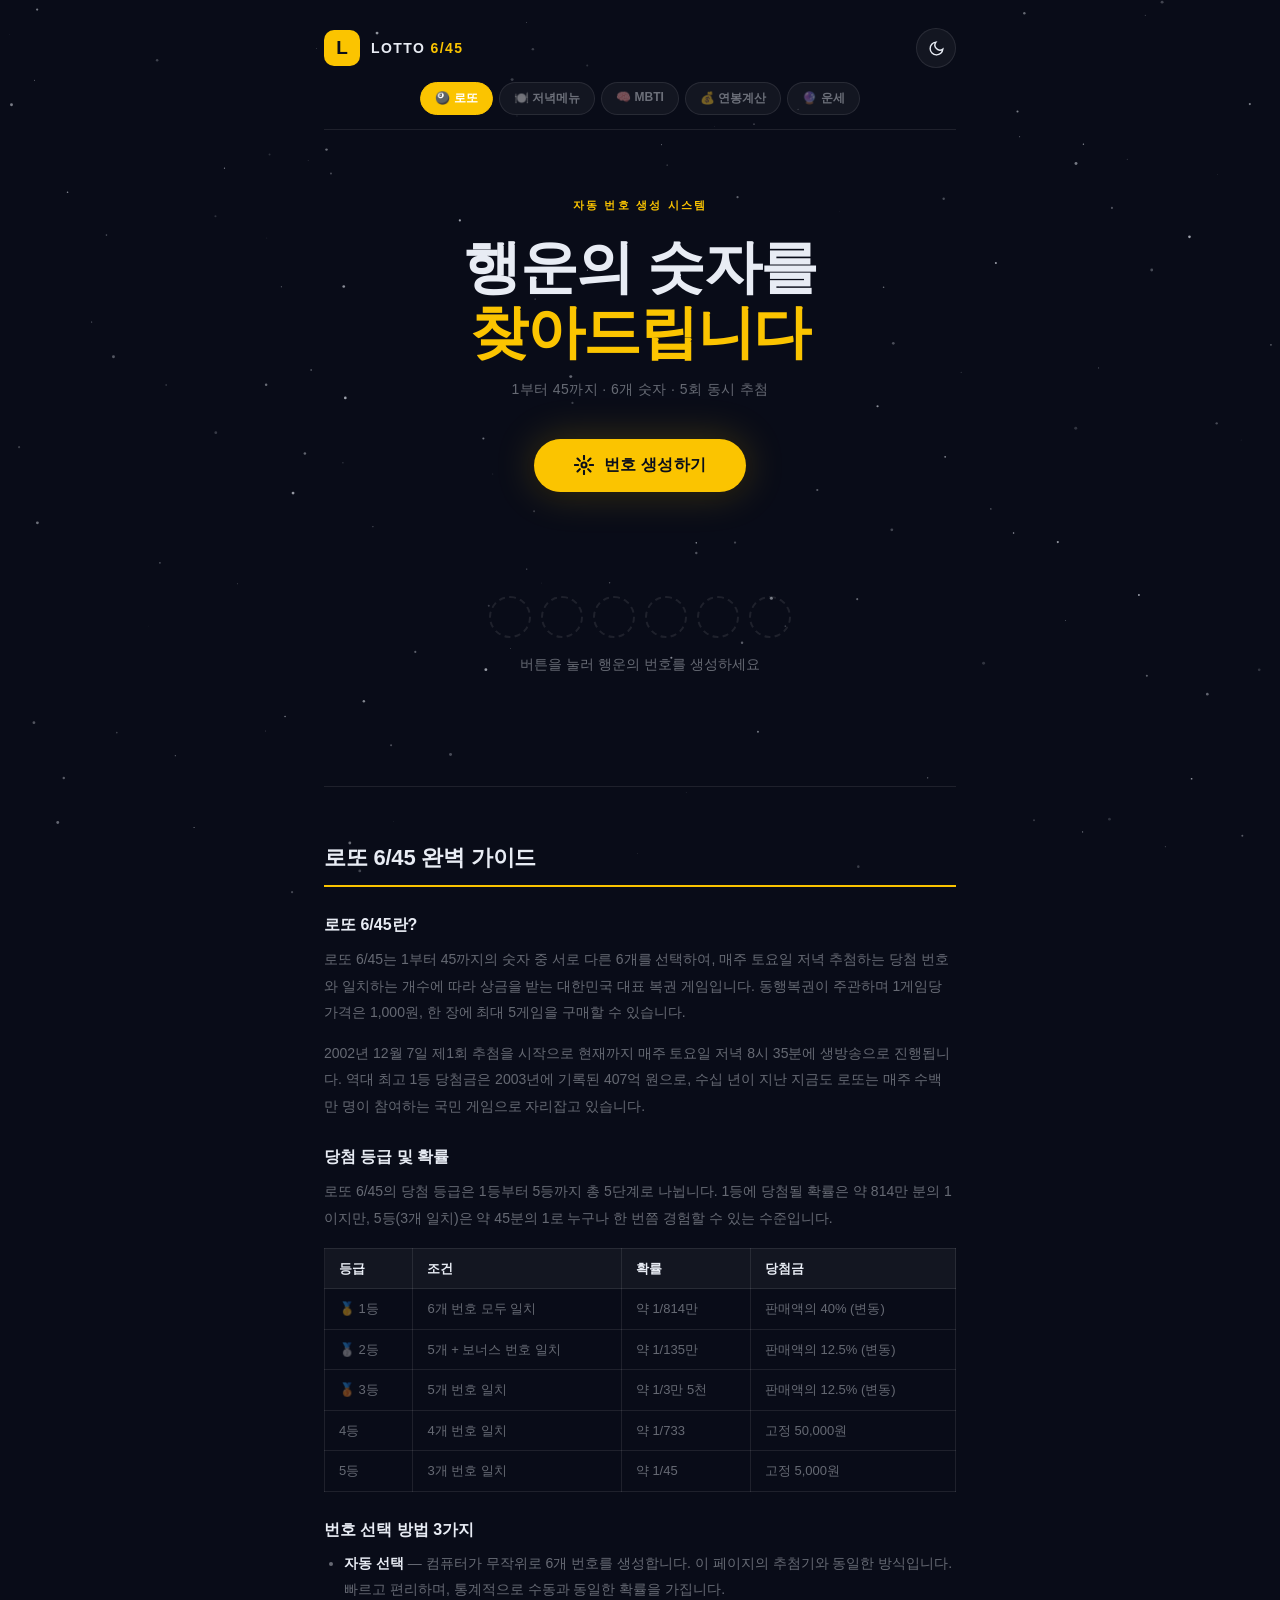
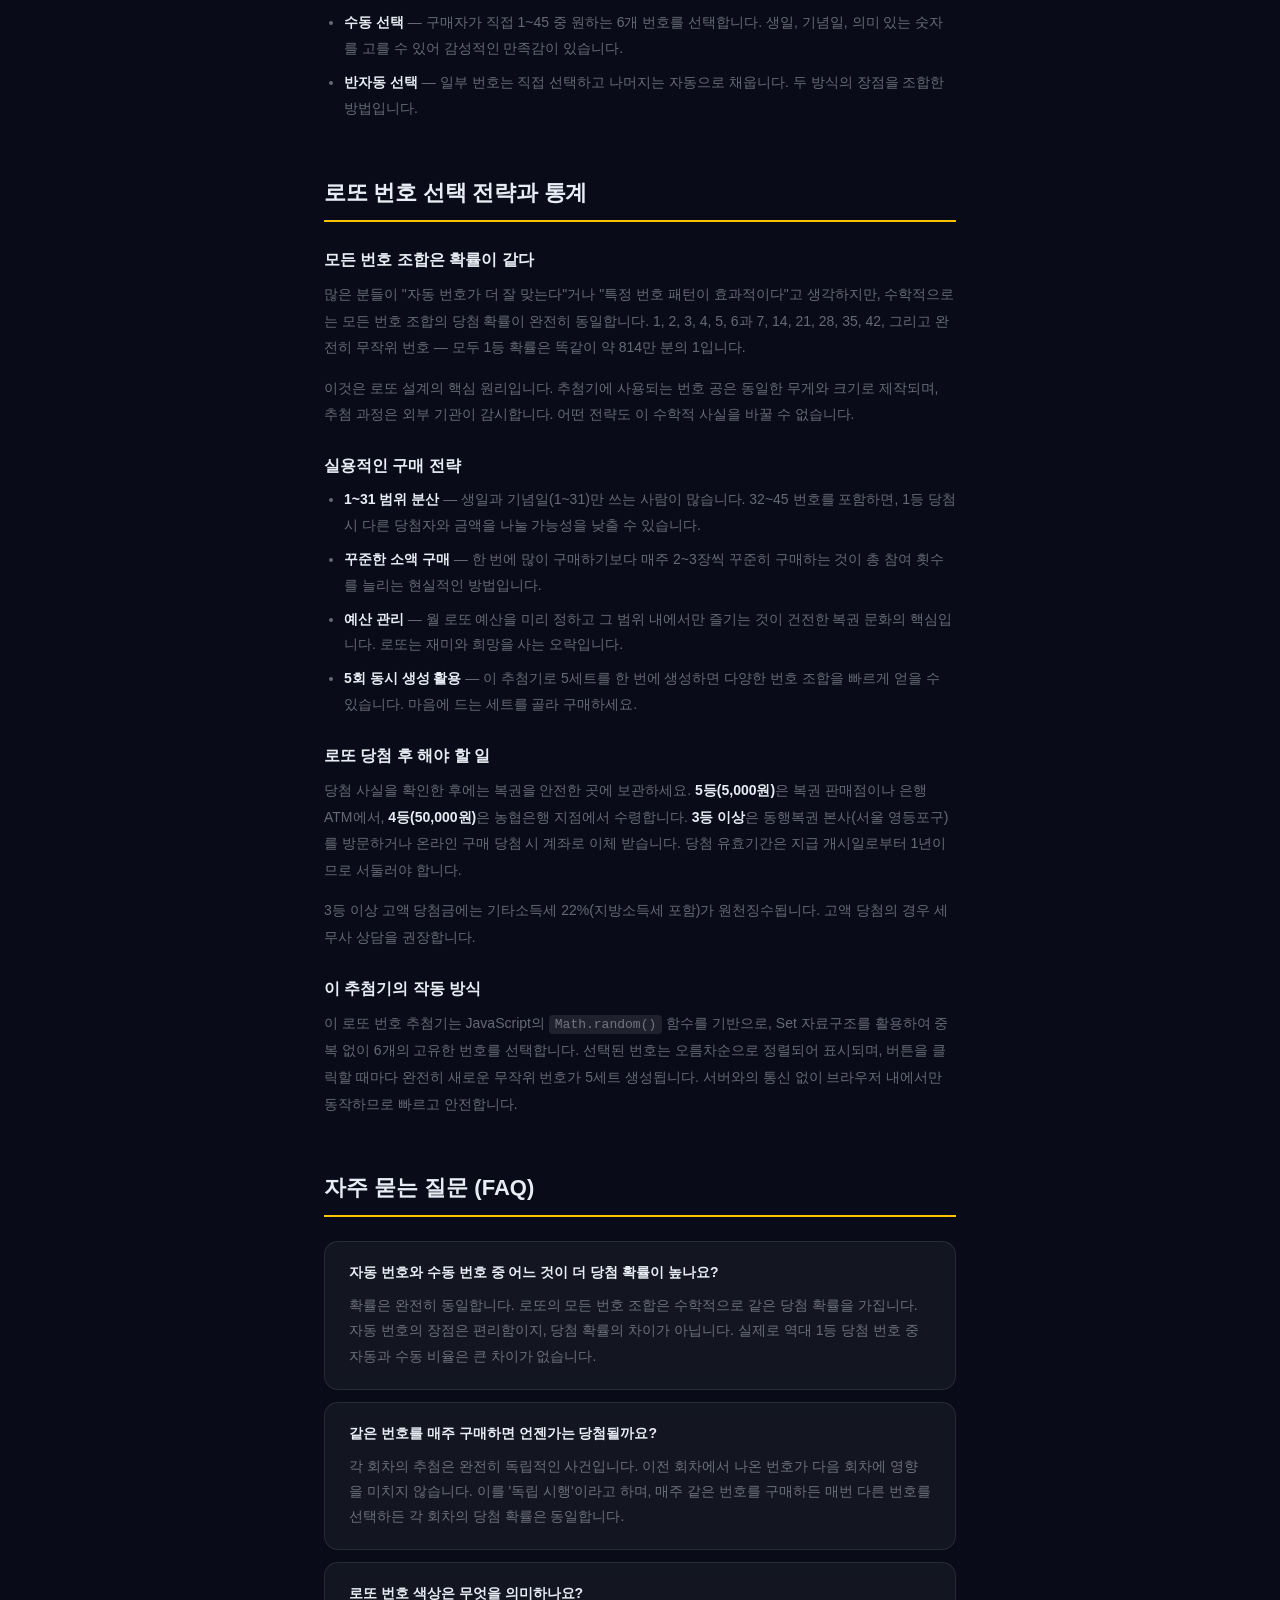
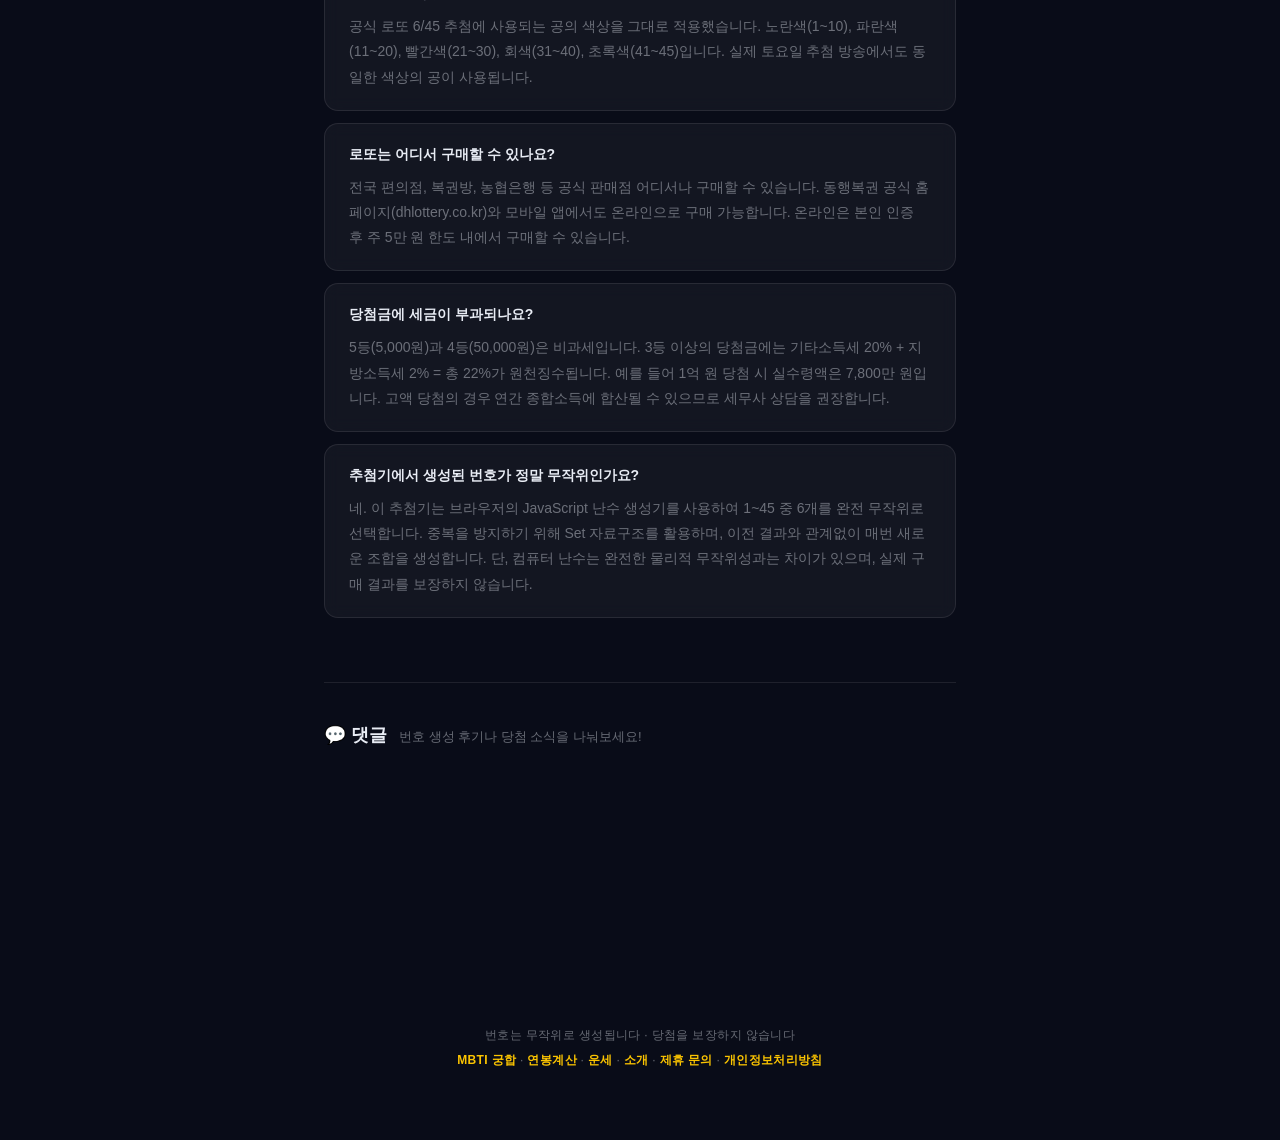
<file: index.html>
<!DOCTYPE html>
<html lang="ko" data-theme="dark">
<head>
    <meta charset="UTF-8">
    <meta name="viewport" content="width=device-width, initial-scale=1.0">
    <title>로또 6/45 번호 자동 추첨기 — 5회 동시 생성</title>
    <meta name="description" content="로또 6/45 번호를 자동으로 추첨합니다. 1~45 숫자 중 6개를 무작위로 5회 동시 생성하며, 공식 색상 체계를 적용한 깔끔한 UI를 제공합니다.">
    <meta name="keywords" content="로또번호, 로또추첨기, 로또6/45, 로또번호생성, 자동번호">
    <link rel="stylesheet" href="style.css">
    <meta name="google-adsense-account" content="ca-pub-8205038203255502">
    <script async src="https://pagead2.googlesyndication.com/pagead/js/adsbygoogle.js?client=ca-pub-8205038203255502"
        crossorigin="anonymous"></script>
</head>
<body>
    <canvas id="bg-canvas"></canvas>

    <div class="layout">
        <header>
            <div class="brand">
                <div class="brand-mark">L</div>
                <div class="brand-name">LOTTO <span>6/45</span></div>
            </div>
            <button id="theme-toggle" aria-label="테마 전환">
                <svg class="icon-sun" viewBox="0 0 24 24" fill="none" stroke="currentColor" stroke-width="2" stroke-linecap="round">
                    <circle cx="12" cy="12" r="5"/>
                    <line x1="12" y1="1" x2="12" y2="3"/><line x1="12" y1="21" x2="12" y2="23"/>
                    <line x1="4.22" y1="4.22" x2="5.64" y2="5.64"/><line x1="18.36" y1="18.36" x2="19.78" y2="19.78"/>
                    <line x1="1" y1="12" x2="3" y2="12"/><line x1="21" y1="12" x2="23" y2="12"/>
                    <line x1="4.22" y1="19.78" x2="5.64" y2="18.36"/><line x1="18.36" y1="5.64" x2="19.78" y2="4.22"/>
                </svg>
                <svg class="icon-moon" viewBox="0 0 24 24" fill="none" stroke="currentColor" stroke-width="2" stroke-linecap="round">
                    <path d="M21 12.79A9 9 0 1 1 11.21 3 7 7 0 0 0 21 12.79z"/>
                </svg>
            </button>
        </header>

        <nav class="main-nav">
            <a href="index.html" class="active">🎱 로또</a>
            <a href="menu.html">🍽️ 저녁메뉴</a>
            <a href="mbti.html">🧠 MBTI</a>
            <a href="salary.html">💰 연봉계산</a>
            <a href="fortune.html">🔮 운세</a>
        </nav>

        <main>
            <section class="hero">
                <p class="eyebrow">자동 번호 생성 시스템</p>
                <h1>행운의 숫자를<br><em>찾아드립니다</em></h1>
                <p class="hero-sub">1부터 45까지 · 6개 숫자 · 5회 동시 추첨</p>
                <button id="generate-btn">
                    <span class="btn-inner">
                        <svg class="btn-icon" viewBox="0 0 24 24" fill="none" stroke="currentColor" stroke-width="2.5" stroke-linecap="round">
                            <circle cx="12" cy="12" r="3"/>
                            <path d="M12 1v4M12 19v4M4.22 4.22l2.83 2.83M16.95 16.95l2.83 2.83M1 12h4M19 12h4M4.22 19.78l2.83-2.83M16.95 7.05l2.83-2.83"/>
                        </svg>
                        번호 생성하기
                    </span>
                </button>
            </section>

            <section class="results" id="results">
                <div class="results-placeholder" id="placeholder">
                    <div class="ph-balls">
                        <span></span><span></span><span></span>
                        <span></span><span></span><span></span>
                    </div>
                    <p>버튼을 눌러 행운의 번호를 생성하세요</p>
                </div>
            </section>
        </main>

        <!-- ── 가이드 콘텐츠 ── -->
        <section class="guide-section">

            <article class="guide-article">
                <h2>로또 6/45 완벽 가이드</h2>

                <h3>로또 6/45란?</h3>
                <p>로또 6/45는 1부터 45까지의 숫자 중 서로 다른 6개를 선택하여, 매주 토요일 저녁 추첨하는 당첨 번호와 일치하는 개수에 따라 상금을 받는 대한민국 대표 복권 게임입니다. 동행복권이 주관하며 1게임당 가격은 1,000원, 한 장에 최대 5게임을 구매할 수 있습니다.</p>
                <p>2002년 12월 7일 제1회 추첨을 시작으로 현재까지 매주 토요일 저녁 8시 35분에 생방송으로 진행됩니다. 역대 최고 1등 당첨금은 2003년에 기록된 407억 원으로, 수십 년이 지난 지금도 로또는 매주 수백만 명이 참여하는 국민 게임으로 자리잡고 있습니다.</p>

                <h3>당첨 등급 및 확률</h3>
                <p>로또 6/45의 당첨 등급은 1등부터 5등까지 총 5단계로 나뉩니다. 1등에 당첨될 확률은 약 814만 분의 1이지만, 5등(3개 일치)은 약 45분의 1로 누구나 한 번쯤 경험할 수 있는 수준입니다.</p>
                <div class="table-wrap">
                    <table class="odds-table">
                        <thead><tr><th>등급</th><th>조건</th><th>확률</th><th>당첨금</th></tr></thead>
                        <tbody>
                            <tr><td>🥇 1등</td><td>6개 번호 모두 일치</td><td>약 1/814만</td><td>판매액의 40% (변동)</td></tr>
                            <tr><td>🥈 2등</td><td>5개 + 보너스 번호 일치</td><td>약 1/135만</td><td>판매액의 12.5% (변동)</td></tr>
                            <tr><td>🥉 3등</td><td>5개 번호 일치</td><td>약 1/3만 5천</td><td>판매액의 12.5% (변동)</td></tr>
                            <tr><td>4등</td><td>4개 번호 일치</td><td>약 1/733</td><td>고정 50,000원</td></tr>
                            <tr><td>5등</td><td>3개 번호 일치</td><td>약 1/45</td><td>고정 5,000원</td></tr>
                        </tbody>
                    </table>
                </div>

                <h3>번호 선택 방법 3가지</h3>
                <ul>
                    <li><strong>자동 선택</strong> — 컴퓨터가 무작위로 6개 번호를 생성합니다. 이 페이지의 추첨기와 동일한 방식입니다. 빠르고 편리하며, 통계적으로 수동과 동일한 확률을 가집니다.</li>
                    <li><strong>수동 선택</strong> — 구매자가 직접 1~45 중 원하는 6개 번호를 선택합니다. 생일, 기념일, 의미 있는 숫자를 고를 수 있어 감성적인 만족감이 있습니다.</li>
                    <li><strong>반자동 선택</strong> — 일부 번호는 직접 선택하고 나머지는 자동으로 채웁니다. 두 방식의 장점을 조합한 방법입니다.</li>
                </ul>
            </article>

            <article class="guide-article">
                <h2>로또 번호 선택 전략과 통계</h2>

                <h3>모든 번호 조합은 확률이 같다</h3>
                <p>많은 분들이 "자동 번호가 더 잘 맞는다"거나 "특정 번호 패턴이 효과적이다"고 생각하지만, 수학적으로는 모든 번호 조합의 당첨 확률이 완전히 동일합니다. 1, 2, 3, 4, 5, 6과 7, 14, 21, 28, 35, 42, 그리고 완전히 무작위 번호 — 모두 1등 확률은 똑같이 약 814만 분의 1입니다.</p>
                <p>이것은 로또 설계의 핵심 원리입니다. 추첨기에 사용되는 번호 공은 동일한 무게와 크기로 제작되며, 추첨 과정은 외부 기관이 감시합니다. 어떤 전략도 이 수학적 사실을 바꿀 수 없습니다.</p>

                <h3>실용적인 구매 전략</h3>
                <ul>
                    <li><strong>1~31 범위 분산</strong> — 생일과 기념일(1~31)만 쓰는 사람이 많습니다. 32~45 번호를 포함하면, 1등 당첨 시 다른 당첨자와 금액을 나눌 가능성을 낮출 수 있습니다.</li>
                    <li><strong>꾸준한 소액 구매</strong> — 한 번에 많이 구매하기보다 매주 2~3장씩 꾸준히 구매하는 것이 총 참여 횟수를 늘리는 현실적인 방법입니다.</li>
                    <li><strong>예산 관리</strong> — 월 로또 예산을 미리 정하고 그 범위 내에서만 즐기는 것이 건전한 복권 문화의 핵심입니다. 로또는 재미와 희망을 사는 오락입니다.</li>
                    <li><strong>5회 동시 생성 활용</strong> — 이 추첨기로 5세트를 한 번에 생성하면 다양한 번호 조합을 빠르게 얻을 수 있습니다. 마음에 드는 세트를 골라 구매하세요.</li>
                </ul>

                <h3>로또 당첨 후 해야 할 일</h3>
                <p>당첨 사실을 확인한 후에는 복권을 안전한 곳에 보관하세요. <strong>5등(5,000원)</strong>은 복권 판매점이나 은행 ATM에서, <strong>4등(50,000원)</strong>은 농협은행 지점에서 수령합니다. <strong>3등 이상</strong>은 동행복권 본사(서울 영등포구)를 방문하거나 온라인 구매 당첨 시 계좌로 이체 받습니다. 당첨 유효기간은 지급 개시일로부터 1년이므로 서둘러야 합니다.</p>
                <p>3등 이상 고액 당첨금에는 기타소득세 22%(지방소득세 포함)가 원천징수됩니다. 고액 당첨의 경우 세무사 상담을 권장합니다.</p>

                <h3>이 추첨기의 작동 방식</h3>
                <p>이 로또 번호 추첨기는 JavaScript의 <code>Math.random()</code> 함수를 기반으로, Set 자료구조를 활용하여 중복 없이 6개의 고유한 번호를 선택합니다. 선택된 번호는 오름차순으로 정렬되어 표시되며, 버튼을 클릭할 때마다 완전히 새로운 무작위 번호가 5세트 생성됩니다. 서버와의 통신 없이 브라우저 내에서만 동작하므로 빠르고 안전합니다.</p>
            </article>

            <section class="faq-section">
                <h2>자주 묻는 질문 (FAQ)</h2>
                <div class="faq-item">
                    <h3>자동 번호와 수동 번호 중 어느 것이 더 당첨 확률이 높나요?</h3>
                    <p>확률은 완전히 동일합니다. 로또의 모든 번호 조합은 수학적으로 같은 당첨 확률을 가집니다. 자동 번호의 장점은 편리함이지, 당첨 확률의 차이가 아닙니다. 실제로 역대 1등 당첨 번호 중 자동과 수동 비율은 큰 차이가 없습니다.</p>
                </div>
                <div class="faq-item">
                    <h3>같은 번호를 매주 구매하면 언젠가는 당첨될까요?</h3>
                    <p>각 회차의 추첨은 완전히 독립적인 사건입니다. 이전 회차에서 나온 번호가 다음 회차에 영향을 미치지 않습니다. 이를 '독립 시행'이라고 하며, 매주 같은 번호를 구매하든 매번 다른 번호를 선택하든 각 회차의 당첨 확률은 동일합니다.</p>
                </div>
                <div class="faq-item">
                    <h3>로또 번호 색상은 무엇을 의미하나요?</h3>
                    <p>공식 로또 6/45 추첨에 사용되는 공의 색상을 그대로 적용했습니다. 노란색(1~10), 파란색(11~20), 빨간색(21~30), 회색(31~40), 초록색(41~45)입니다. 실제 토요일 추첨 방송에서도 동일한 색상의 공이 사용됩니다.</p>
                </div>
                <div class="faq-item">
                    <h3>로또는 어디서 구매할 수 있나요?</h3>
                    <p>전국 편의점, 복권방, 농협은행 등 공식 판매점 어디서나 구매할 수 있습니다. 동행복권 공식 홈페이지(dhlottery.co.kr)와 모바일 앱에서도 온라인으로 구매 가능합니다. 온라인은 본인 인증 후 주 5만 원 한도 내에서 구매할 수 있습니다.</p>
                </div>
                <div class="faq-item">
                    <h3>당첨금에 세금이 부과되나요?</h3>
                    <p>5등(5,000원)과 4등(50,000원)은 비과세입니다. 3등 이상의 당첨금에는 기타소득세 20% + 지방소득세 2% = 총 22%가 원천징수됩니다. 예를 들어 1억 원 당첨 시 실수령액은 7,800만 원입니다. 고액 당첨의 경우 연간 종합소득에 합산될 수 있으므로 세무사 상담을 권장합니다.</p>
                </div>
                <div class="faq-item">
                    <h3>추첨기에서 생성된 번호가 정말 무작위인가요?</h3>
                    <p>네. 이 추첨기는 브라우저의 JavaScript 난수 생성기를 사용하여 1~45 중 6개를 완전 무작위로 선택합니다. 중복을 방지하기 위해 Set 자료구조를 활용하며, 이전 결과와 관계없이 매번 새로운 조합을 생성합니다. 단, 컴퓨터 난수는 완전한 물리적 무작위성과는 차이가 있으며, 실제 구매 결과를 보장하지 않습니다.</p>
                </div>
            </section>

        </section>

        <section class="comments-wrap">
            <div class="comments-header">
                <span class="comments-title">💬 댓글</span>
                <span class="comments-sub">번호 생성 후기나 당첨 소식을 나눠보세요!</span>
            </div>
            <div id="disqus_thread"></div>
        </section>

        <footer>
            <p>번호는 무작위로 생성됩니다 · 당첨을 보장하지 않습니다</p>
            <p style="margin-top:8px">
                <a href="mbti.html" class="footer-link">MBTI 궁합</a> ·
                <a href="salary.html" class="footer-link">연봉계산</a> ·
                <a href="fortune.html" class="footer-link">운세</a> ·
                <a href="about.html" class="footer-link">소개</a> ·
                <a href="contact.html" class="footer-link">제휴 문의</a> ·
                <a href="privacy.html" class="footer-link">개인정보처리방침</a>
            </p>
        </footer>
    </div>

    <script src="main.js"></script>
    <script>
        var disqus_config = function () {
            this.page.url        = 'https://kdsn87-greed.github.io/product-1/';
            this.page.identifier = 'lotto-index';
        };
        (function() {
            var d = document, s = d.createElement('script');
            s.src = 'https://greedkorean.disqus.com/embed.js';
            s.setAttribute('data-timestamp', +new Date());
            (d.head || d.body).appendChild(s);
        })();
    </script>
    <noscript>댓글을 보려면 <a href="https://disqus.com/?ref_noscript">JavaScript를 활성화</a>해주세요.</noscript>
</body>
</html>
</file>
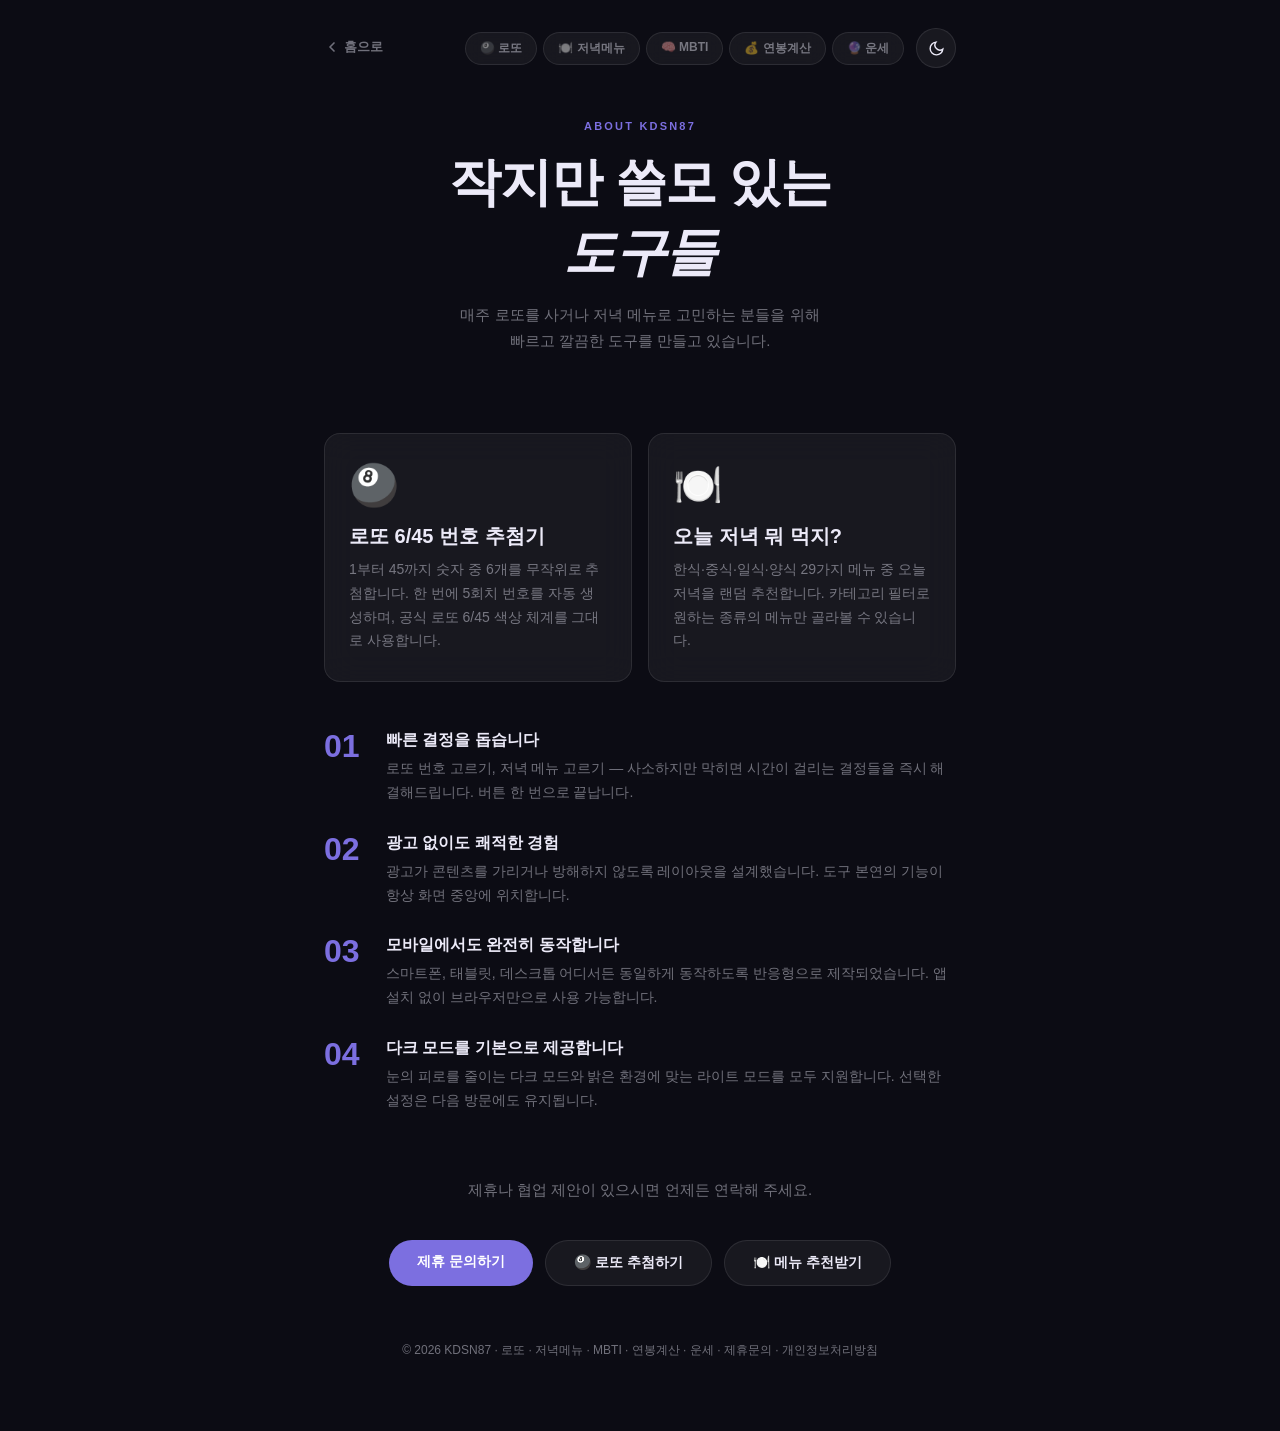
<file: about.html>
<!DOCTYPE html>
<html lang="ko" data-theme="dark">
<head>
    <meta charset="UTF-8">
    <meta name="viewport" content="width=device-width, initial-scale=1.0">
    <title>소개 — KDSN87</title>
    <meta name="description" content="KDSN87은 로또 번호 자동 추첨기와 저녁 메뉴 추천기를 제공하는 생활 편의 서비스입니다.">
    <meta name="google-adsense-account" content="ca-pub-8205038203255502">
    <script async src="https://pagead2.googlesyndication.com/pagead/js/adsbygoogle.js?client=ca-pub-8205038203255502"
        crossorigin="anonymous"></script>
    <link rel="stylesheet" href="contact.css">
    <style>
        .services-grid {
            display: grid;
            grid-template-columns: repeat(auto-fit, minmax(260px, 1fr));
            gap: 16px;
            margin: 40px 0;
        }
        .service-card {
            background: var(--surface);
            border: 1px solid var(--surface-b);
            border-radius: 16px;
            padding: 28px 24px;
            backdrop-filter: blur(16px);
            text-decoration: none;
            display: block;
            transition: transform 0.2s, border-color 0.2s;
        }
        .service-card:hover { transform: translateY(-4px); border-color: var(--accent); }
        .service-icon { font-size: 40px; margin-bottom: 14px; display: block; }
        .service-name { font-size: 20px; font-weight: 800; color: var(--text); margin-bottom: 8px; }
        .service-desc { font-size: 14px; color: var(--text-dim); line-height: 1.7; }

        .values { margin: 48px 0; }
        .value-item { display: flex; gap: 18px; margin-bottom: 28px; align-items: flex-start; }
        .value-num { font-size: 32px; font-weight: 900; color: var(--accent); min-width: 44px; line-height: 1; }
        .value-text h3 { font-size: 16px; font-weight: 800; color: var(--text); margin-bottom: 6px; }
        .value-text p  { font-size: 14px; color: var(--text-dim); line-height: 1.7; }

        .cta-row { display: flex; gap: 12px; flex-wrap: wrap; justify-content: center; margin-top: 40px; }
        .cta-btn {
            display: inline-block;
            padding: 13px 28px;
            border-radius: 50px;
            font-size: 14px;
            font-weight: 800;
            text-decoration: none;
            transition: transform 0.15s;
        }
        .cta-btn:hover { transform: translateY(-2px); }
        .cta-primary { background: var(--accent); color: #fff; }
        .cta-secondary { background: var(--surface); border: 1.5px solid var(--surface-b); color: var(--text); }
    </style>
</head>
<body>
    <div class="layout">
        <header>
            <div class="header-left">
                <a href="index.html" class="back-link">
                    <svg viewBox="0 0 24 24" fill="none" stroke="currentColor" stroke-width="2.5" stroke-linecap="round" stroke-linejoin="round"><polyline points="15 18 9 12 15 6"/></svg>
                    홈으로
                </a>
            </div>
            <nav class="site-nav">
                <a href="index.html">🎱 로또</a>
                <a href="menu.html">🍽️ 저녁메뉴</a>
                <a href="mbti.html">🧠 MBTI</a>
                <a href="salary.html">💰 연봉계산</a>
                <a href="fortune.html">🔮 운세</a>
            </nav>
            <button id="theme-toggle" aria-label="테마 전환">
                <svg class="icon-sun" viewBox="0 0 24 24" fill="none" stroke="currentColor" stroke-width="2" stroke-linecap="round">
                    <circle cx="12" cy="12" r="5"/>
                    <line x1="12" y1="1" x2="12" y2="3"/><line x1="12" y1="21" x2="12" y2="23"/>
                    <line x1="4.22" y1="4.22" x2="5.64" y2="5.64"/><line x1="18.36" y1="18.36" x2="19.78" y2="19.78"/>
                    <line x1="1" y1="12" x2="3" y2="12"/><line x1="21" y1="12" x2="23" y2="12"/>
                    <line x1="4.22" y1="19.78" x2="5.64" y2="18.36"/><line x1="18.36" y1="5.64" x2="19.78" y2="4.22"/>
                </svg>
                <svg class="icon-moon" viewBox="0 0 24 24" fill="none" stroke="currentColor" stroke-width="2" stroke-linecap="round">
                    <path d="M21 12.79A9 9 0 1 1 11.21 3 7 7 0 0 0 21 12.79z"/>
                </svg>
            </button>
        </header>

        <main>
            <section class="hero">
                <p class="eyebrow">About KDSN87</p>
                <h1>작지만 쓸모 있는<br><em>도구들</em></h1>
                <p class="hero-sub">매주 로또를 사거나 저녁 메뉴로 고민하는 분들을 위해<br>빠르고 깔끔한 도구를 만들고 있습니다.</p>
            </section>

            <div class="services-grid">
                <a href="index.html" class="service-card">
                    <span class="service-icon">🎱</span>
                    <div class="service-name">로또 6/45 번호 추첨기</div>
                    <p class="service-desc">1부터 45까지 숫자 중 6개를 무작위로 추첨합니다. 한 번에 5회치 번호를 자동 생성하며, 공식 로또 6/45 색상 체계를 그대로 사용합니다.</p>
                </a>
                <a href="menu.html" class="service-card">
                    <span class="service-icon">🍽️</span>
                    <div class="service-name">오늘 저녁 뭐 먹지?</div>
                    <p class="service-desc">한식·중식·일식·양식 29가지 메뉴 중 오늘 저녁을 랜덤 추천합니다. 카테고리 필터로 원하는 종류의 메뉴만 골라볼 수 있습니다.</p>
                </a>
            </div>

            <section class="values">
                <div class="value-item">
                    <div class="value-num">01</div>
                    <div class="value-text">
                        <h3>빠른 결정을 돕습니다</h3>
                        <p>로또 번호 고르기, 저녁 메뉴 고르기 — 사소하지만 막히면 시간이 걸리는 결정들을 즉시 해결해드립니다. 버튼 한 번으로 끝납니다.</p>
                    </div>
                </div>
                <div class="value-item">
                    <div class="value-num">02</div>
                    <div class="value-text">
                        <h3>광고 없이도 쾌적한 경험</h3>
                        <p>광고가 콘텐츠를 가리거나 방해하지 않도록 레이아웃을 설계했습니다. 도구 본연의 기능이 항상 화면 중앙에 위치합니다.</p>
                    </div>
                </div>
                <div class="value-item">
                    <div class="value-num">03</div>
                    <div class="value-text">
                        <h3>모바일에서도 완전히 동작합니다</h3>
                        <p>스마트폰, 태블릿, 데스크톱 어디서든 동일하게 동작하도록 반응형으로 제작되었습니다. 앱 설치 없이 브라우저만으로 사용 가능합니다.</p>
                    </div>
                </div>
                <div class="value-item">
                    <div class="value-num">04</div>
                    <div class="value-text">
                        <h3>다크 모드를 기본으로 제공합니다</h3>
                        <p>눈의 피로를 줄이는 다크 모드와 밝은 환경에 맞는 라이트 모드를 모두 지원합니다. 선택한 설정은 다음 방문에도 유지됩니다.</p>
                    </div>
                </div>
            </section>

            <div style="text-align:center; padding: 20px 0 8px;">
                <p style="font-size:15px; color:var(--text-dim); margin-bottom: 28px;">제휴나 협업 제안이 있으시면 언제든 연락해 주세요.</p>
                <div class="cta-row">
                    <a href="contact.html" class="cta-btn cta-primary">제휴 문의하기</a>
                    <a href="index.html"   class="cta-btn cta-secondary">🎱 로또 추첨하기</a>
                    <a href="menu.html"    class="cta-btn cta-secondary">🍽️ 메뉴 추천받기</a>
                </div>
            </div>
        </main>

        <footer>
            <p>© 2026 KDSN87 · <a href="index.html">로또</a> · <a href="menu.html">저녁메뉴</a> · <a href="mbti.html">MBTI</a> · <a href="salary.html">연봉계산</a> · <a href="fortune.html">운세</a> · <a href="contact.html">제휴문의</a> · <a href="privacy.html">개인정보처리방침</a></p>
        </footer>
    </div>
    <script>
        const html = document.documentElement;
        const toggle = document.getElementById('theme-toggle');
        html.setAttribute('data-theme', localStorage.getItem('theme') || 'dark');
        toggle.addEventListener('click', () => {
            const next = html.getAttribute('data-theme') === 'dark' ? 'light' : 'dark';
            html.setAttribute('data-theme', next);
            localStorage.setItem('theme', next);
        });
    </script>
</body>
</html>
</file>
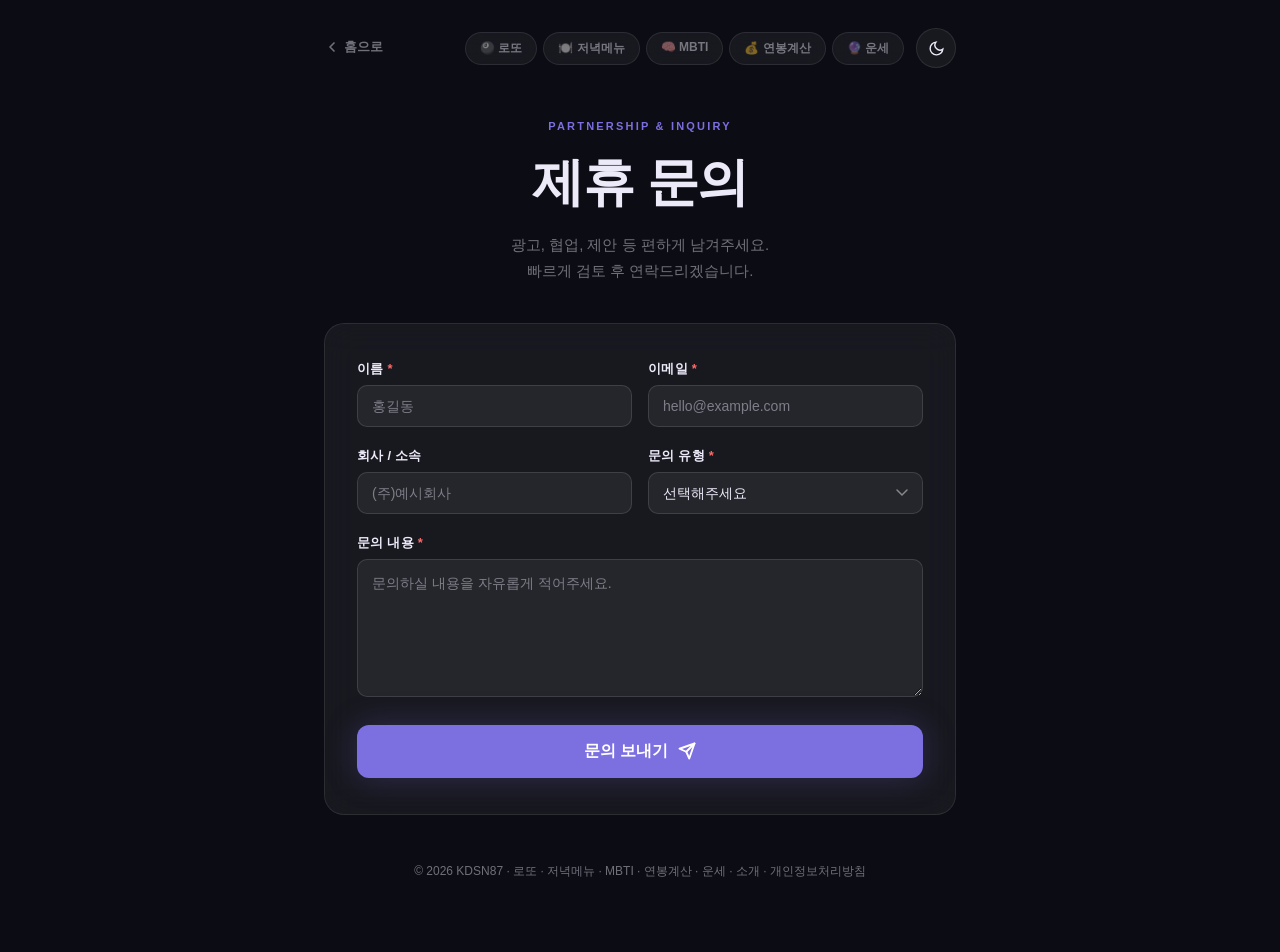
<file: contact.html>
<!DOCTYPE html>
<html lang="ko" data-theme="dark">
<head>
    <meta charset="UTF-8">
    <meta name="viewport" content="width=device-width, initial-scale=1.0">
    <title>제휴 문의 — KDSN87</title>
    <meta name="description" content="KDSN87 서비스의 광고, 제휴, 협업 문의를 남겨주세요. 빠르게 검토 후 연락드리겠습니다.">
    <link rel="stylesheet" href="contact.css">
    <meta name="google-adsense-account" content="ca-pub-8205038203255502">
    <script async src="https://pagead2.googlesyndication.com/pagead/js/adsbygoogle.js?client=ca-pub-8205038203255502"
        crossorigin="anonymous"></script>
</head>
<body>
    <div class="layout">
        <header>
            <div class="header-left">
                <a href="index.html" class="back-link">
                    <svg viewBox="0 0 24 24" fill="none" stroke="currentColor" stroke-width="2.5" stroke-linecap="round" stroke-linejoin="round">
                        <polyline points="15 18 9 12 15 6"/>
                    </svg>
                    홈으로
                </a>
            </div>
            <nav class="site-nav">
                <a href="index.html">🎱 로또</a>
                <a href="menu.html">🍽️ 저녁메뉴</a>
                <a href="mbti.html">🧠 MBTI</a>
                <a href="salary.html">💰 연봉계산</a>
                <a href="fortune.html">🔮 운세</a>
            </nav>
            <button id="theme-toggle" aria-label="테마 전환">
                <svg class="icon-sun" viewBox="0 0 24 24" fill="none" stroke="currentColor" stroke-width="2" stroke-linecap="round">
                    <circle cx="12" cy="12" r="5"/>
                    <line x1="12" y1="1" x2="12" y2="3"/><line x1="12" y1="21" x2="12" y2="23"/>
                    <line x1="4.22" y1="4.22" x2="5.64" y2="5.64"/><line x1="18.36" y1="18.36" x2="19.78" y2="19.78"/>
                    <line x1="1" y1="12" x2="3" y2="12"/><line x1="21" y1="12" x2="23" y2="12"/>
                    <line x1="4.22" y1="19.78" x2="5.64" y2="18.36"/><line x1="18.36" y1="5.64" x2="19.78" y2="4.22"/>
                </svg>
                <svg class="icon-moon" viewBox="0 0 24 24" fill="none" stroke="currentColor" stroke-width="2" stroke-linecap="round">
                    <path d="M21 12.79A9 9 0 1 1 11.21 3 7 7 0 0 0 21 12.79z"/>
                </svg>
            </button>
        </header>

        <main>
            <section class="hero">
                <p class="eyebrow">Partnership & Inquiry</p>
                <h1>제휴 문의</h1>
                <p class="hero-sub">광고, 협업, 제안 등 편하게 남겨주세요.<br>빠르게 검토 후 연락드리겠습니다.</p>
            </section>

            <div class="form-card" id="form-wrap">
                <form action="https://formspree.io/f/YOUR_FORM_ID" method="POST" id="contact-form" novalidate>

                    <!-- Honeypot (spam 방지) -->
                    <input type="text" name="_gotcha" style="display:none" tabindex="-1" autocomplete="off">

                    <div class="field-row two-col">
                        <div class="field">
                            <label for="name">이름 <span class="req">*</span></label>
                            <input type="text" id="name" name="name" placeholder="홍길동" required>
                        </div>
                        <div class="field">
                            <label for="email">이메일 <span class="req">*</span></label>
                            <input type="email" id="email" name="email" placeholder="hello@example.com" required>
                        </div>
                    </div>

                    <div class="field-row two-col">
                        <div class="field">
                            <label for="company">회사 / 소속</label>
                            <input type="text" id="company" name="company" placeholder="(주)예시회사">
                        </div>
                        <div class="field">
                            <label for="type">문의 유형 <span class="req">*</span></label>
                            <select id="type" name="type" required>
                                <option value="" disabled selected>선택해주세요</option>
                                <option value="광고">광고 문의</option>
                                <option value="제휴">서비스 제휴</option>
                                <option value="협업">콘텐츠 협업</option>
                                <option value="투자">투자 / IR</option>
                                <option value="기타">기타</option>
                            </select>
                        </div>
                    </div>

                    <div class="field">
                        <label for="message">문의 내용 <span class="req">*</span></label>
                        <textarea id="message" name="message" rows="5" placeholder="문의하실 내용을 자유롭게 적어주세요." required></textarea>
                    </div>

                    <button type="submit" id="submit-btn">
                        <span class="btn-text">문의 보내기</span>
                        <svg class="send-icon" viewBox="0 0 24 24" fill="none" stroke="currentColor" stroke-width="2.5" stroke-linecap="round" stroke-linejoin="round">
                            <line x1="22" y1="2" x2="11" y2="13"/>
                            <polygon points="22 2 15 22 11 13 2 9 22 2"/>
                        </svg>
                    </button>
                </form>
            </div>

            <!-- 전송 완료 메시지 -->
            <div class="success-card" id="success-card" hidden>
                <div class="success-icon">✅</div>
                <h2>문의가 전송되었습니다!</h2>
                <p>빠른 시일 내에 입력하신 이메일로 연락드리겠습니다.</p>
                <a href="index.html" class="home-btn">홈으로 돌아가기</a>
            </div>
        </main>

        <footer>
            <p>© 2026 KDSN87 · <a href="index.html">로또</a> · <a href="menu.html">저녁메뉴</a> · <a href="mbti.html">MBTI</a> · <a href="salary.html">연봉계산</a> · <a href="fortune.html">운세</a> · <a href="about.html">소개</a> · <a href="privacy.html">개인정보처리방침</a></p>
        </footer>
    </div>

    <script src="contact.js"></script>
</body>
</html>
</file>
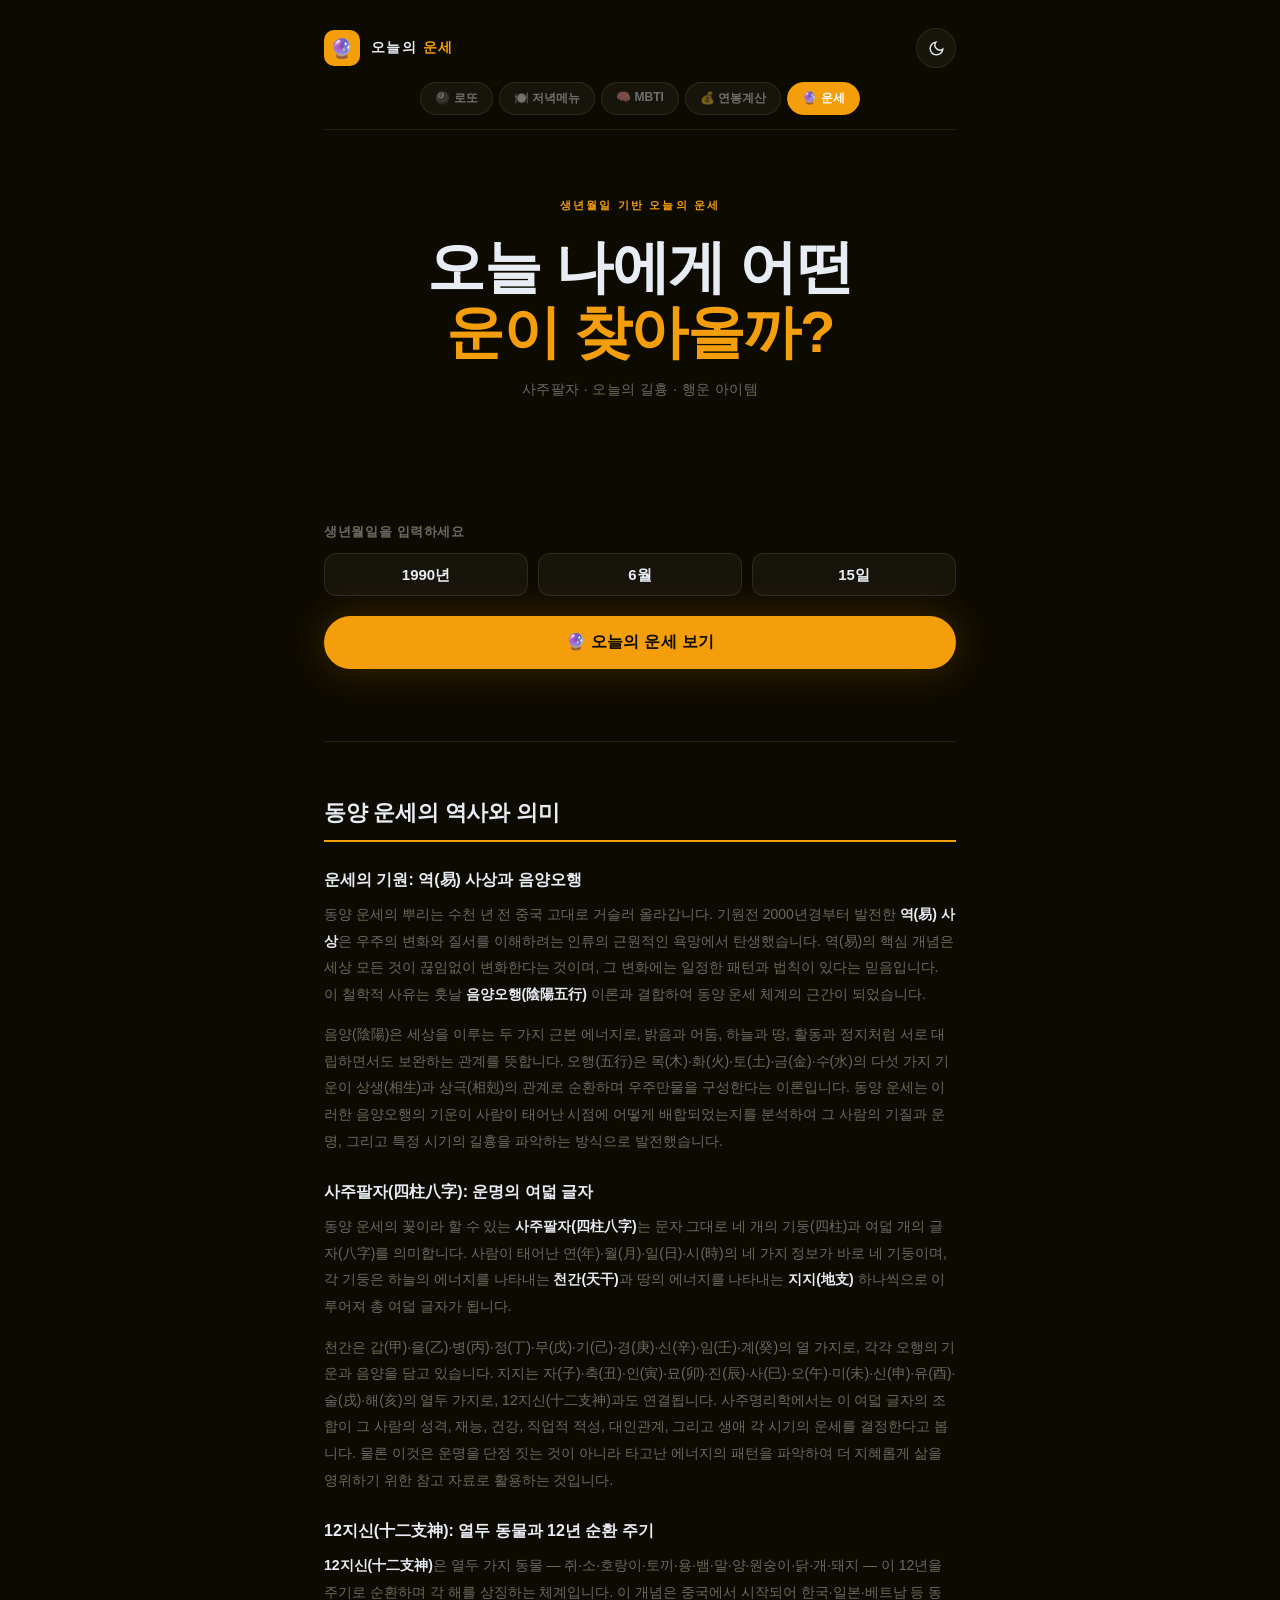
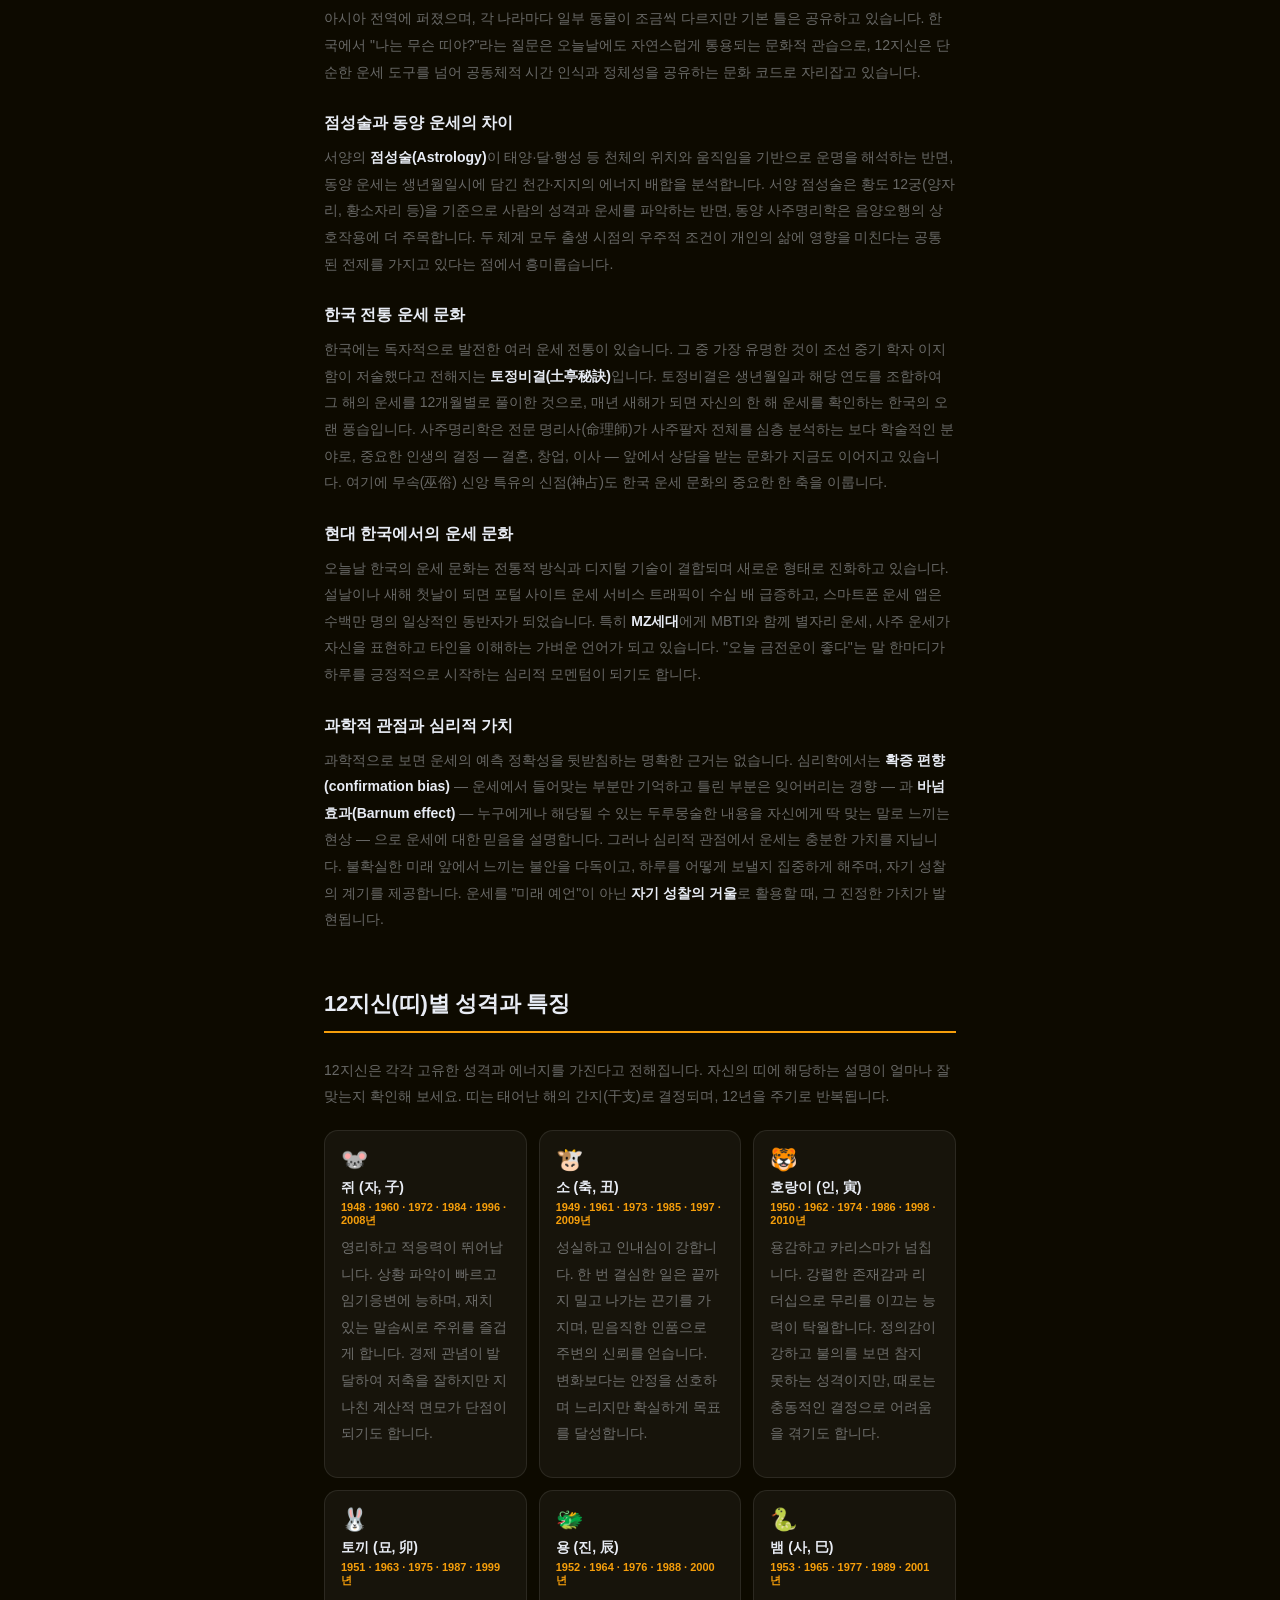
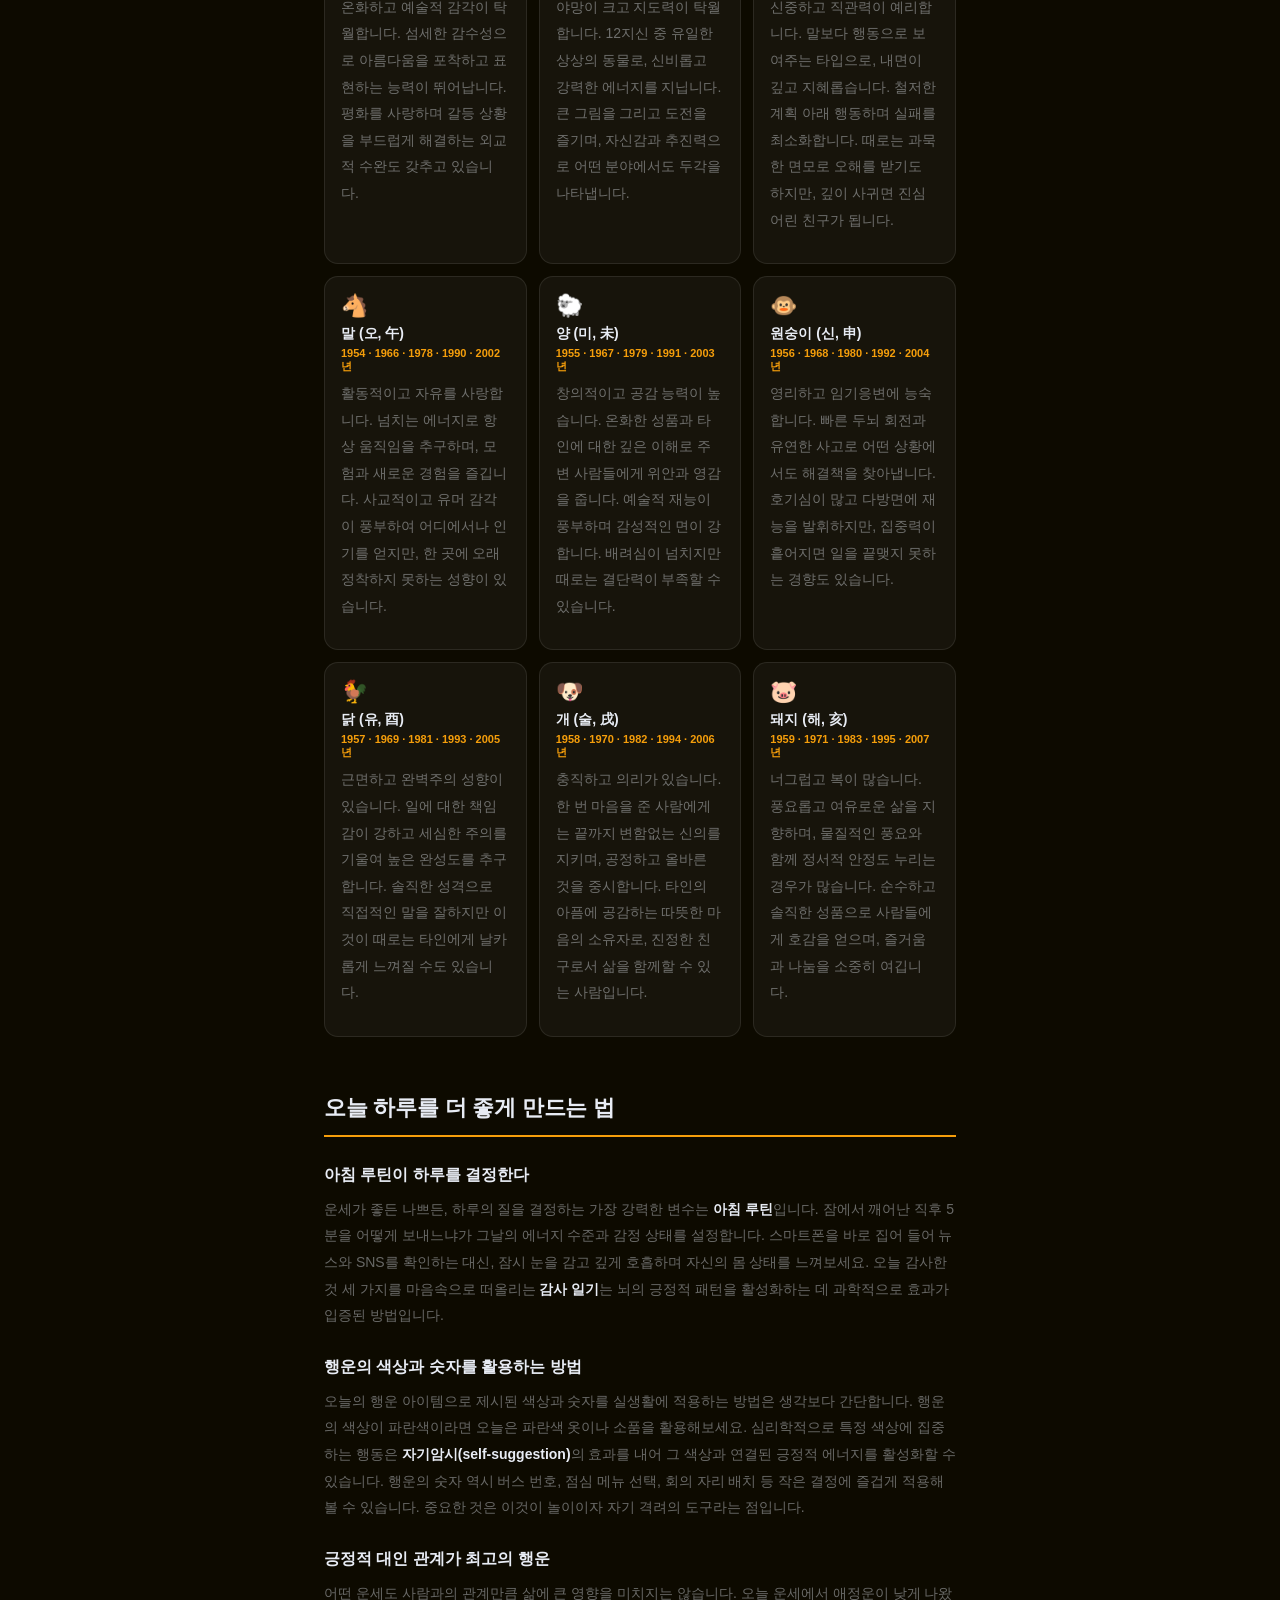
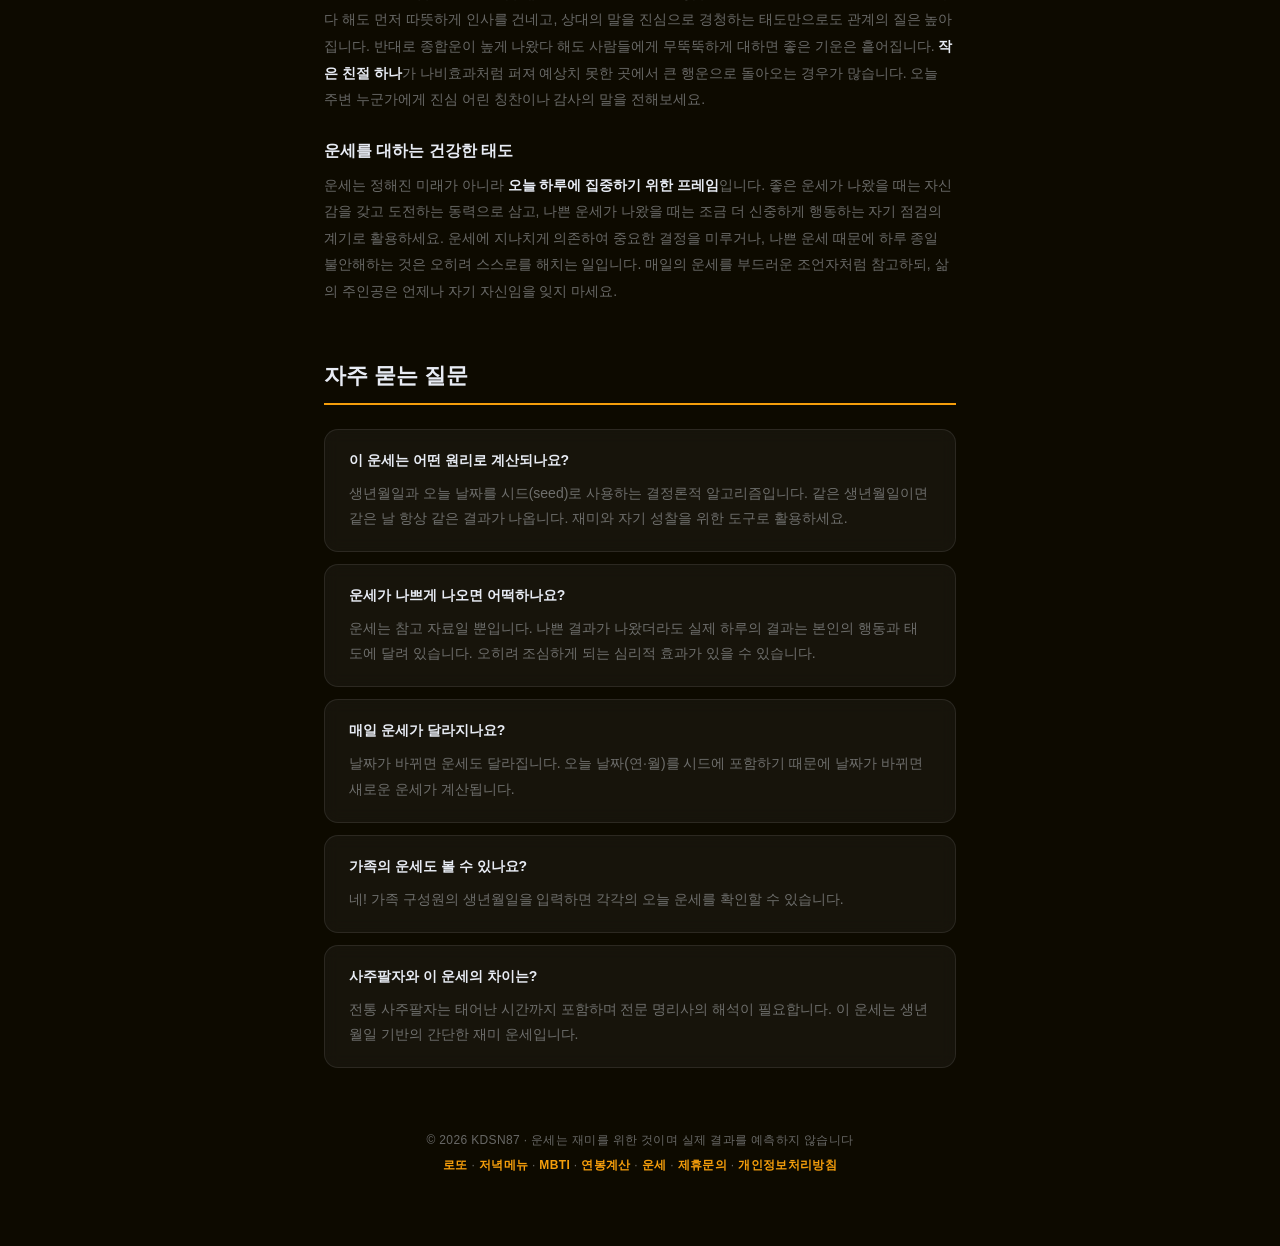
<file: fortune.html>
<!DOCTYPE html>
<html lang="ko" data-theme="dark">
<head>
    <meta charset="UTF-8">
    <meta name="viewport" content="width=device-width, initial-scale=1.0">
    <title>오늘의 운세 — 생년월일로 보는 2026년 운세</title>
    <meta name="description" content="오늘의 운세를 생년월일로 확인하세요. 금전운, 애정운, 직업운, 건강운, 행운지수와 오늘의 행운 아이템을 알아보세요.">
    <meta name="keywords" content="오늘의운세, 생년월일운세, 무료운세, 금전운, 애정운, 직업운, 건강운, 2026운세">
    <meta name="google-adsense-account" content="ca-pub-8205038203255502">
    <link rel="stylesheet" href="fortune.css">
    <script async src="https://pagead2.googlesyndication.com/pagead/js/adsbygoogle.js?client=ca-pub-8205038203255502" crossorigin="anonymous"></script>
</head>
<body>

    <div class="layout">

        <header>
            <div class="brand">
                <div class="brand-mark">🔮</div>
                <div class="brand-name">오늘의 <span>운세</span></div>
            </div>
            <button id="theme-toggle" aria-label="테마 전환">
                <svg class="icon-sun" viewBox="0 0 24 24" fill="none" stroke="currentColor" stroke-width="2" stroke-linecap="round">
                    <circle cx="12" cy="12" r="5"/>
                    <line x1="12" y1="1" x2="12" y2="3"/><line x1="12" y1="21" x2="12" y2="23"/>
                    <line x1="4.22" y1="4.22" x2="5.64" y2="5.64"/><line x1="18.36" y1="18.36" x2="19.78" y2="19.78"/>
                    <line x1="1" y1="12" x2="3" y2="12"/><line x1="21" y1="12" x2="23" y2="12"/>
                    <line x1="4.22" y1="19.78" x2="5.64" y2="18.36"/><line x1="18.36" y1="5.64" x2="19.78" y2="4.22"/>
                </svg>
                <svg class="icon-moon" viewBox="0 0 24 24" fill="none" stroke="currentColor" stroke-width="2" stroke-linecap="round">
                    <path d="M21 12.79A9 9 0 1 1 11.21 3 7 7 0 0 0 21 12.79z"/>
                </svg>
            </button>
        </header>

        <nav class="main-nav">
            <a href="index.html">🎱 로또</a>
            <a href="menu.html">🍽️ 저녁메뉴</a>
            <a href="mbti.html">🧠 MBTI</a>
            <a href="salary.html">💰 연봉계산</a>
            <a href="fortune.html" class="active">🔮 운세</a>
        </nav>

        <main>

            <section class="hero">
                <p class="eyebrow">생년월일 기반 오늘의 운세</p>
                <h1>오늘 나에게 어떤<br><em>운이 찾아올까?</em></h1>
                <p class="hero-sub">사주팔자 · 오늘의 길흉 · 행운 아이템</p>
            </section>

            <div class="fortune-tool">
                <div class="date-inputs">
                    <label class="date-label">생년월일을 입력하세요</label>
                    <div class="date-row">
                        <select id="birth-year">
                            <!-- Options 1940-2010 generated by JS -->
                        </select>
                        <select id="birth-month">
                            <!-- Options 1-12 generated by JS -->
                        </select>
                        <select id="birth-day">
                            <!-- Options 1-31 generated by JS -->
                        </select>
                    </div>
                </div>
                <button id="fortune-btn">🔮 오늘의 운세 보기</button>

                <div id="fortune-result" style="display:none">
                    <div class="fortune-date" id="fortune-date-display"></div>

                    <div class="overall-card">
                        <div class="overall-label">오늘의 종합운</div>
                        <div class="overall-score" id="overall-score-num"></div>
                        <div class="overall-bar-wrap">
                            <div class="overall-bar" id="overall-bar"></div>
                        </div>
                        <div class="fortune-stars" id="fortune-stars"></div>
                        <p class="fortune-message" id="fortune-message"></p>
                    </div>

                    <div class="categories">
                        <div class="category-row">
                            <span class="cat-emoji">💰</span>
                            <span class="cat-label">금전운</span>
                            <div class="cat-bar-wrap"><div class="cat-bar" data-cat="money"><div class="cat-bar-fill" id="bar-money"></div></div></div>
                            <span class="cat-score" id="score-money"></span>
                        </div>
                        <div class="category-row">
                            <span class="cat-emoji">❤️</span>
                            <span class="cat-label">애정운</span>
                            <div class="cat-bar-wrap"><div class="cat-bar" data-cat="love"><div class="cat-bar-fill" id="bar-love"></div></div></div>
                            <span class="cat-score" id="score-love"></span>
                        </div>
                        <div class="category-row">
                            <span class="cat-emoji">💼</span>
                            <span class="cat-label">직업운</span>
                            <div class="cat-bar-wrap"><div class="cat-bar" data-cat="career"><div class="cat-bar-fill" id="bar-career"></div></div></div>
                            <span class="cat-score" id="score-career"></span>
                        </div>
                        <div class="category-row">
                            <span class="cat-emoji">🏥</span>
                            <span class="cat-label">건강운</span>
                            <div class="cat-bar-wrap"><div class="cat-bar" data-cat="health"><div class="cat-bar-fill" id="bar-health"></div></div></div>
                            <span class="cat-score" id="score-health"></span>
                        </div>
                        <div class="category-row">
                            <span class="cat-emoji">🍀</span>
                            <span class="cat-label">행운지수</span>
                            <div class="cat-bar-wrap"><div class="cat-bar" data-cat="luck"><div class="cat-bar-fill" id="bar-luck"></div></div></div>
                            <span class="cat-score" id="score-luck"></span>
                        </div>
                    </div>

                    <div class="lucky-section">
                        <h4 class="lucky-title">오늘의 행운 아이템</h4>
                        <div class="lucky-grid">
                            <div class="lucky-card" id="lucky-color"></div>
                            <div class="lucky-card" id="lucky-number"></div>
                            <div class="lucky-card" id="lucky-direction"></div>
                        </div>
                    </div>

                    <button id="retry-btn">↩ 다시 보기</button>
                </div>
            </div>

        </main>

        <!-- ── 가이드 콘텐츠 ── -->
        <section class="guide-section">

            <article class="guide-article">
                <h2>동양 운세의 역사와 의미</h2>

                <h3>운세의 기원: 역(易) 사상과 음양오행</h3>
                <p>동양 운세의 뿌리는 수천 년 전 중국 고대로 거슬러 올라갑니다. 기원전 2000년경부터 발전한 <strong>역(易) 사상</strong>은 우주의 변화와 질서를 이해하려는 인류의 근원적인 욕망에서 탄생했습니다. 역(易)의 핵심 개념은 세상 모든 것이 끊임없이 변화한다는 것이며, 그 변화에는 일정한 패턴과 법칙이 있다는 믿음입니다. 이 철학적 사유는 훗날 <strong>음양오행(陰陽五行)</strong> 이론과 결합하여 동양 운세 체계의 근간이 되었습니다.</p>
                <p>음양(陰陽)은 세상을 이루는 두 가지 근본 에너지로, 밝음과 어둠, 하늘과 땅, 활동과 정지처럼 서로 대립하면서도 보완하는 관계를 뜻합니다. 오행(五行)은 목(木)·화(火)·토(土)·금(金)·수(水)의 다섯 가지 기운이 상생(相生)과 상극(相剋)의 관계로 순환하며 우주만물을 구성한다는 이론입니다. 동양 운세는 이러한 음양오행의 기운이 사람이 태어난 시점에 어떻게 배합되었는지를 분석하여 그 사람의 기질과 운명, 그리고 특정 시기의 길흉을 파악하는 방식으로 발전했습니다.</p>

                <h3>사주팔자(四柱八字): 운명의 여덟 글자</h3>
                <p>동양 운세의 꽃이라 할 수 있는 <strong>사주팔자(四柱八字)</strong>는 문자 그대로 네 개의 기둥(四柱)과 여덟 개의 글자(八字)를 의미합니다. 사람이 태어난 연(年)·월(月)·일(日)·시(時)의 네 가지 정보가 바로 네 기둥이며, 각 기둥은 하늘의 에너지를 나타내는 <strong>천간(天干)</strong>과 땅의 에너지를 나타내는 <strong>지지(地支)</strong> 하나씩으로 이루어져 총 여덟 글자가 됩니다.</p>
                <p>천간은 갑(甲)·을(乙)·병(丙)·정(丁)·무(戊)·기(己)·경(庚)·신(辛)·임(壬)·계(癸)의 열 가지로, 각각 오행의 기운과 음양을 담고 있습니다. 지지는 자(子)·축(丑)·인(寅)·묘(卯)·진(辰)·사(巳)·오(午)·미(未)·신(申)·유(酉)·술(戌)·해(亥)의 열두 가지로, 12지신(十二支神)과도 연결됩니다. 사주명리학에서는 이 여덟 글자의 조합이 그 사람의 성격, 재능, 건강, 직업적 적성, 대인관계, 그리고 생애 각 시기의 운세를 결정한다고 봅니다. 물론 이것은 운명을 단정 짓는 것이 아니라 타고난 에너지의 패턴을 파악하여 더 지혜롭게 삶을 영위하기 위한 참고 자료로 활용하는 것입니다.</p>

                <h3>12지신(十二支神): 열두 동물과 12년 순환 주기</h3>
                <p><strong>12지신(十二支神)</strong>은 열두 가지 동물 — 쥐·소·호랑이·토끼·용·뱀·말·양·원숭이·닭·개·돼지 — 이 12년을 주기로 순환하며 각 해를 상징하는 체계입니다. 이 개념은 중국에서 시작되어 한국·일본·베트남 등 동아시아 전역에 퍼졌으며, 각 나라마다 일부 동물이 조금씩 다르지만 기본 틀은 공유하고 있습니다. 한국에서 "나는 무슨 띠야?"라는 질문은 오늘날에도 자연스럽게 통용되는 문화적 관습으로, 12지신은 단순한 운세 도구를 넘어 공동체적 시간 인식과 정체성을 공유하는 문화 코드로 자리잡고 있습니다.</p>

                <h3>점성술과 동양 운세의 차이</h3>
                <p>서양의 <strong>점성술(Astrology)</strong>이 태양·달·행성 등 천체의 위치와 움직임을 기반으로 운명을 해석하는 반면, 동양 운세는 생년월일시에 담긴 천간·지지의 에너지 배합을 분석합니다. 서양 점성술은 황도 12궁(양자리, 황소자리 등)을 기준으로 사람의 성격과 운세를 파악하는 반면, 동양 사주명리학은 음양오행의 상호작용에 더 주목합니다. 두 체계 모두 출생 시점의 우주적 조건이 개인의 삶에 영향을 미친다는 공통된 전제를 가지고 있다는 점에서 흥미롭습니다.</p>

                <h3>한국 전통 운세 문화</h3>
                <p>한국에는 독자적으로 발전한 여러 운세 전통이 있습니다. 그 중 가장 유명한 것이 조선 중기 학자 이지함이 저술했다고 전해지는 <strong>토정비결(土亭秘訣)</strong>입니다. 토정비결은 생년월일과 해당 연도를 조합하여 그 해의 운세를 12개월별로 풀이한 것으로, 매년 새해가 되면 자신의 한 해 운세를 확인하는 한국의 오랜 풍습입니다. 사주명리학은 전문 명리사(命理師)가 사주팔자 전체를 심층 분석하는 보다 학술적인 분야로, 중요한 인생의 결정 — 결혼, 창업, 이사 — 앞에서 상담을 받는 문화가 지금도 이어지고 있습니다. 여기에 무속(巫俗) 신앙 특유의 신점(神占)도 한국 운세 문화의 중요한 한 축을 이룹니다.</p>

                <h3>현대 한국에서의 운세 문화</h3>
                <p>오늘날 한국의 운세 문화는 전통적 방식과 디지털 기술이 결합되며 새로운 형태로 진화하고 있습니다. 설날이나 새해 첫날이 되면 포털 사이트 운세 서비스 트래픽이 수십 배 급증하고, 스마트폰 운세 앱은 수백만 명의 일상적인 동반자가 되었습니다. 특히 <strong>MZ세대</strong>에게 MBTI와 함께 별자리 운세, 사주 운세가 자신을 표현하고 타인을 이해하는 가벼운 언어가 되고 있습니다. "오늘 금전운이 좋다"는 말 한마디가 하루를 긍정적으로 시작하는 심리적 모멘텀이 되기도 합니다.</p>

                <h3>과학적 관점과 심리적 가치</h3>
                <p>과학적으로 보면 운세의 예측 정확성을 뒷받침하는 명확한 근거는 없습니다. 심리학에서는 <strong>확증 편향(confirmation bias)</strong> — 운세에서 들어맞는 부분만 기억하고 틀린 부분은 잊어버리는 경향 — 과 <strong>바넘 효과(Barnum effect)</strong> — 누구에게나 해당될 수 있는 두루뭉술한 내용을 자신에게 딱 맞는 말로 느끼는 현상 — 으로 운세에 대한 믿음을 설명합니다. 그러나 심리적 관점에서 운세는 충분한 가치를 지닙니다. 불확실한 미래 앞에서 느끼는 불안을 다독이고, 하루를 어떻게 보낼지 집중하게 해주며, 자기 성찰의 계기를 제공합니다. 운세를 "미래 예언"이 아닌 <strong>자기 성찰의 거울</strong>로 활용할 때, 그 진정한 가치가 발현됩니다.</p>
            </article>

            <article class="guide-article">
                <h2>12지신(띠)별 성격과 특징</h2>

                <p>12지신은 각각 고유한 성격과 에너지를 가진다고 전해집니다. 자신의 띠에 해당하는 설명이 얼마나 잘 맞는지 확인해 보세요. 띠는 태어난 해의 간지(干支)로 결정되며, 12년을 주기로 반복됩니다.</p>

                <div class="zodiac-grid">
                    <div class="zodiac-card">
                        <div class="zodiac-animal">🐭</div>
                        <div class="zodiac-name">쥐 (자, 子)</div>
                        <div class="zodiac-years">1948 · 1960 · 1972 · 1984 · 1996 · 2008년</div>
                        <p class="zodiac-desc">영리하고 적응력이 뛰어납니다. 상황 파악이 빠르고 임기응변에 능하며, 재치 있는 말솜씨로 주위를 즐겁게 합니다. 경제 관념이 발달하여 저축을 잘하지만 지나친 계산적 면모가 단점이 되기도 합니다.</p>
                    </div>
                    <div class="zodiac-card">
                        <div class="zodiac-animal">🐮</div>
                        <div class="zodiac-name">소 (축, 丑)</div>
                        <div class="zodiac-years">1949 · 1961 · 1973 · 1985 · 1997 · 2009년</div>
                        <p class="zodiac-desc">성실하고 인내심이 강합니다. 한 번 결심한 일은 끝까지 밀고 나가는 끈기를 가지며, 믿음직한 인품으로 주변의 신뢰를 얻습니다. 변화보다는 안정을 선호하며 느리지만 확실하게 목표를 달성합니다.</p>
                    </div>
                    <div class="zodiac-card">
                        <div class="zodiac-animal">🐯</div>
                        <div class="zodiac-name">호랑이 (인, 寅)</div>
                        <div class="zodiac-years">1950 · 1962 · 1974 · 1986 · 1998 · 2010년</div>
                        <p class="zodiac-desc">용감하고 카리스마가 넘칩니다. 강렬한 존재감과 리더십으로 무리를 이끄는 능력이 탁월합니다. 정의감이 강하고 불의를 보면 참지 못하는 성격이지만, 때로는 충동적인 결정으로 어려움을 겪기도 합니다.</p>
                    </div>
                    <div class="zodiac-card">
                        <div class="zodiac-animal">🐰</div>
                        <div class="zodiac-name">토끼 (묘, 卯)</div>
                        <div class="zodiac-years">1951 · 1963 · 1975 · 1987 · 1999년</div>
                        <p class="zodiac-desc">온화하고 예술적 감각이 탁월합니다. 섬세한 감수성으로 아름다움을 포착하고 표현하는 능력이 뛰어납니다. 평화를 사랑하며 갈등 상황을 부드럽게 해결하는 외교적 수완도 갖추고 있습니다.</p>
                    </div>
                    <div class="zodiac-card">
                        <div class="zodiac-animal">🐲</div>
                        <div class="zodiac-name">용 (진, 辰)</div>
                        <div class="zodiac-years">1952 · 1964 · 1976 · 1988 · 2000년</div>
                        <p class="zodiac-desc">야망이 크고 지도력이 탁월합니다. 12지신 중 유일한 상상의 동물로, 신비롭고 강력한 에너지를 지닙니다. 큰 그림을 그리고 도전을 즐기며, 자신감과 추진력으로 어떤 분야에서도 두각을 나타냅니다.</p>
                    </div>
                    <div class="zodiac-card">
                        <div class="zodiac-animal">🐍</div>
                        <div class="zodiac-name">뱀 (사, 巳)</div>
                        <div class="zodiac-years">1953 · 1965 · 1977 · 1989 · 2001년</div>
                        <p class="zodiac-desc">신중하고 직관력이 예리합니다. 말보다 행동으로 보여주는 타입으로, 내면이 깊고 지혜롭습니다. 철저한 계획 아래 행동하며 실패를 최소화합니다. 때로는 과묵한 면모로 오해를 받기도 하지만, 깊이 사귀면 진심 어린 친구가 됩니다.</p>
                    </div>
                    <div class="zodiac-card">
                        <div class="zodiac-animal">🐴</div>
                        <div class="zodiac-name">말 (오, 午)</div>
                        <div class="zodiac-years">1954 · 1966 · 1978 · 1990 · 2002년</div>
                        <p class="zodiac-desc">활동적이고 자유를 사랑합니다. 넘치는 에너지로 항상 움직임을 추구하며, 모험과 새로운 경험을 즐깁니다. 사교적이고 유머 감각이 풍부하여 어디에서나 인기를 얻지만, 한 곳에 오래 정착하지 못하는 성향이 있습니다.</p>
                    </div>
                    <div class="zodiac-card">
                        <div class="zodiac-animal">🐑</div>
                        <div class="zodiac-name">양 (미, 未)</div>
                        <div class="zodiac-years">1955 · 1967 · 1979 · 1991 · 2003년</div>
                        <p class="zodiac-desc">창의적이고 공감 능력이 높습니다. 온화한 성품과 타인에 대한 깊은 이해로 주변 사람들에게 위안과 영감을 줍니다. 예술적 재능이 풍부하며 감성적인 면이 강합니다. 배려심이 넘치지만 때로는 결단력이 부족할 수 있습니다.</p>
                    </div>
                    <div class="zodiac-card">
                        <div class="zodiac-animal">🐵</div>
                        <div class="zodiac-name">원숭이 (신, 申)</div>
                        <div class="zodiac-years">1956 · 1968 · 1980 · 1992 · 2004년</div>
                        <p class="zodiac-desc">영리하고 임기응변에 능숙합니다. 빠른 두뇌 회전과 유연한 사고로 어떤 상황에서도 해결책을 찾아냅니다. 호기심이 많고 다방면에 재능을 발휘하지만, 집중력이 흩어지면 일을 끝맺지 못하는 경향도 있습니다.</p>
                    </div>
                    <div class="zodiac-card">
                        <div class="zodiac-animal">🐓</div>
                        <div class="zodiac-name">닭 (유, 酉)</div>
                        <div class="zodiac-years">1957 · 1969 · 1981 · 1993 · 2005년</div>
                        <p class="zodiac-desc">근면하고 완벽주의 성향이 있습니다. 일에 대한 책임감이 강하고 세심한 주의를 기울여 높은 완성도를 추구합니다. 솔직한 성격으로 직접적인 말을 잘하지만 이것이 때로는 타인에게 날카롭게 느껴질 수도 있습니다.</p>
                    </div>
                    <div class="zodiac-card">
                        <div class="zodiac-animal">🐶</div>
                        <div class="zodiac-name">개 (술, 戌)</div>
                        <div class="zodiac-years">1958 · 1970 · 1982 · 1994 · 2006년</div>
                        <p class="zodiac-desc">충직하고 의리가 있습니다. 한 번 마음을 준 사람에게는 끝까지 변함없는 신의를 지키며, 공정하고 올바른 것을 중시합니다. 타인의 아픔에 공감하는 따뜻한 마음의 소유자로, 진정한 친구로서 삶을 함께할 수 있는 사람입니다.</p>
                    </div>
                    <div class="zodiac-card">
                        <div class="zodiac-animal">🐷</div>
                        <div class="zodiac-name">돼지 (해, 亥)</div>
                        <div class="zodiac-years">1959 · 1971 · 1983 · 1995 · 2007년</div>
                        <p class="zodiac-desc">너그럽고 복이 많습니다. 풍요롭고 여유로운 삶을 지향하며, 물질적인 풍요와 함께 정서적 안정도 누리는 경우가 많습니다. 순수하고 솔직한 성품으로 사람들에게 호감을 얻으며, 즐거움과 나눔을 소중히 여깁니다.</p>
                    </div>
                </div>
            </article>

            <article class="guide-article">
                <h2>오늘 하루를 더 좋게 만드는 법</h2>

                <h3>아침 루틴이 하루를 결정한다</h3>
                <p>운세가 좋든 나쁘든, 하루의 질을 결정하는 가장 강력한 변수는 <strong>아침 루틴</strong>입니다. 잠에서 깨어난 직후 5분을 어떻게 보내느냐가 그날의 에너지 수준과 감정 상태를 설정합니다. 스마트폰을 바로 집어 들어 뉴스와 SNS를 확인하는 대신, 잠시 눈을 감고 깊게 호흡하며 자신의 몸 상태를 느껴보세요. 오늘 감사한 것 세 가지를 마음속으로 떠올리는 <strong>감사 일기</strong>는 뇌의 긍정적 패턴을 활성화하는 데 과학적으로 효과가 입증된 방법입니다.</p>

                <h3>행운의 색상과 숫자를 활용하는 방법</h3>
                <p>오늘의 행운 아이템으로 제시된 색상과 숫자를 실생활에 적용하는 방법은 생각보다 간단합니다. 행운의 색상이 파란색이라면 오늘은 파란색 옷이나 소품을 활용해보세요. 심리학적으로 특정 색상에 집중하는 행동은 <strong>자기암시(self-suggestion)</strong>의 효과를 내어 그 색상과 연결된 긍정적 에너지를 활성화할 수 있습니다. 행운의 숫자 역시 버스 번호, 점심 메뉴 선택, 회의 자리 배치 등 작은 결정에 즐겁게 적용해볼 수 있습니다. 중요한 것은 이것이 놀이이자 자기 격려의 도구라는 점입니다.</p>

                <h3>긍정적 대인 관계가 최고의 행운</h3>
                <p>어떤 운세도 사람과의 관계만큼 삶에 큰 영향을 미치지는 않습니다. 오늘 운세에서 애정운이 낮게 나왔다 해도 먼저 따뜻하게 인사를 건네고, 상대의 말을 진심으로 경청하는 태도만으로도 관계의 질은 높아집니다. 반대로 종합운이 높게 나왔다 해도 사람들에게 무뚝뚝하게 대하면 좋은 기운은 흩어집니다. <strong>작은 친절 하나</strong>가 나비효과처럼 퍼져 예상치 못한 곳에서 큰 행운으로 돌아오는 경우가 많습니다. 오늘 주변 누군가에게 진심 어린 칭찬이나 감사의 말을 전해보세요.</p>

                <h3>운세를 대하는 건강한 태도</h3>
                <p>운세는 정해진 미래가 아니라 <strong>오늘 하루에 집중하기 위한 프레임</strong>입니다. 좋은 운세가 나왔을 때는 자신감을 갖고 도전하는 동력으로 삼고, 나쁜 운세가 나왔을 때는 조금 더 신중하게 행동하는 자기 점검의 계기로 활용하세요. 운세에 지나치게 의존하여 중요한 결정을 미루거나, 나쁜 운세 때문에 하루 종일 불안해하는 것은 오히려 스스로를 해치는 일입니다. 매일의 운세를 부드러운 조언자처럼 참고하되, 삶의 주인공은 언제나 자기 자신임을 잊지 마세요.</p>
            </article>

            <section class="faq-section">
                <h2>자주 묻는 질문</h2>

                <div class="faq-item">
                    <h3>이 운세는 어떤 원리로 계산되나요?</h3>
                    <p>생년월일과 오늘 날짜를 시드(seed)로 사용하는 결정론적 알고리즘입니다. 같은 생년월일이면 같은 날 항상 같은 결과가 나옵니다. 재미와 자기 성찰을 위한 도구로 활용하세요.</p>
                </div>

                <div class="faq-item">
                    <h3>운세가 나쁘게 나오면 어떡하나요?</h3>
                    <p>운세는 참고 자료일 뿐입니다. 나쁜 결과가 나왔더라도 실제 하루의 결과는 본인의 행동과 태도에 달려 있습니다. 오히려 조심하게 되는 심리적 효과가 있을 수 있습니다.</p>
                </div>

                <div class="faq-item">
                    <h3>매일 운세가 달라지나요?</h3>
                    <p>날짜가 바뀌면 운세도 달라집니다. 오늘 날짜(연·월)를 시드에 포함하기 때문에 날짜가 바뀌면 새로운 운세가 계산됩니다.</p>
                </div>

                <div class="faq-item">
                    <h3>가족의 운세도 볼 수 있나요?</h3>
                    <p>네! 가족 구성원의 생년월일을 입력하면 각각의 오늘 운세를 확인할 수 있습니다.</p>
                </div>

                <div class="faq-item">
                    <h3>사주팔자와 이 운세의 차이는?</h3>
                    <p>전통 사주팔자는 태어난 시간까지 포함하며 전문 명리사의 해석이 필요합니다. 이 운세는 생년월일 기반의 간단한 재미 운세입니다.</p>
                </div>
            </section>

        </section>

        <footer>
            <p>© 2026 KDSN87 · 운세는 재미를 위한 것이며 실제 결과를 예측하지 않습니다</p>
            <p style="margin-top:8px">
                <a href="index.html" class="footer-link">로또</a> ·
                <a href="menu.html" class="footer-link">저녁메뉴</a> ·
                <a href="mbti.html" class="footer-link">MBTI</a> ·
                <a href="salary.html" class="footer-link">연봉계산</a> ·
                <a href="fortune.html" class="footer-link">운세</a> ·
                <a href="contact.html" class="footer-link">제휴문의</a> ·
                <a href="privacy.html" class="footer-link">개인정보처리방침</a>
            </p>
        </footer>

    </div>

    <script>
        // ── Theme toggle ──────────────────────────────────
        const html = document.documentElement;
        const themeToggle = document.getElementById('theme-toggle');
        const saved = localStorage.getItem('theme') || 'dark';
        html.setAttribute('data-theme', saved);
        themeToggle.addEventListener('click', () => {
            const next = html.getAttribute('data-theme') === 'dark' ? 'light' : 'dark';
            html.setAttribute('data-theme', next);
            localStorage.setItem('theme', next);
        });

        // ── Populate selects ──────────────────────────────
        const yearSel  = document.getElementById('birth-year');
        const monthSel = document.getElementById('birth-month');
        const daySel   = document.getElementById('birth-day');

        for (let y = 2010; y >= 1940; y--) {
            const opt = document.createElement('option');
            opt.value = y; opt.textContent = y + '년';
            yearSel.appendChild(opt);
        }
        for (let m = 1; m <= 12; m++) {
            const opt = document.createElement('option');
            opt.value = m; opt.textContent = m + '월';
            monthSel.appendChild(opt);
        }
        for (let d = 1; d <= 31; d++) {
            const opt = document.createElement('option');
            opt.value = d; opt.textContent = d + '일';
            daySel.appendChild(opt);
        }
        // Set defaults to middle values
        yearSel.value  = 1990;
        monthSel.value = 6;
        daySel.value   = 15;

        // ── Fortune calculation ───────────────────────────
        function seededRand(seed) {
            let x = Math.sin(seed + 1) * 10000;
            return x - Math.floor(x);
        }

        function seededInt(seed, min, max) {
            return Math.floor(seededRand(seed) * (max - min + 1)) + min;
        }

        const COLORS = ['빨간색', '주황색', '노란색', '초록색', '파란색', '남색', '보라색', '분홍색', '하얀색', '검은색', '금색', '은색'];
        const DIRECTIONS = ['북쪽', '북동쪽', '동쪽', '남동쪽', '남쪽', '남서쪽', '서쪽', '북서쪽'];
        const MESSAGES = [
            '오늘은 평소보다 더 빛나는 하루가 될 것입니다. 자신감을 가지고 도전하세요.',
            '작은 친절이 큰 행운을 불러옵니다. 주변 사람들에게 따뜻하게 대하세요.',
            '새로운 기회가 예상치 못한 곳에서 찾아올 수 있습니다. 눈을 크게 뜨세요.',
            '오늘은 신중함이 미덕입니다. 중요한 결정은 잠시 미루는 것이 좋습니다.',
            '감사하는 마음이 더 많은 행운을 불러옵니다. 좋은 것들을 돌아보세요.',
            '에너지가 넘치는 하루입니다. 오랫동안 미뤄온 일을 시작하기 좋은 때입니다.',
            '인간관계에서 좋은 소식이 있을 것입니다. 소중한 사람에게 연락해보세요.',
            '금전적인 면에서 신중함이 필요합니다. 충동 구매를 조심하세요.',
            '창의적인 아이디어가 샘솟는 날입니다. 메모장을 준비하세요.',
            '오늘의 행운 열쇠는 적극적인 소통입니다. 먼저 다가가는 용기를 내보세요.',
            '휴식이 최고의 투자입니다. 오늘은 몸과 마음을 충전하는 시간을 가지세요.',
            '오늘은 직관을 믿으세요. 첫 번째 느낌이 옳은 경우가 많습니다.',
        ];

        document.getElementById('fortune-btn').addEventListener('click', () => {
            const birthYear  = parseInt(yearSel.value);
            const birthMonth = parseInt(monthSel.value);
            const birthDay   = parseInt(daySel.value);

            const today      = new Date();
            const todayYear  = today.getFullYear();
            const todayMonth = today.getMonth() + 1;
            const todayDay   = today.getDate();

            const seed = birthYear * 10000 + birthMonth * 100 + birthDay + todayYear * 100 + todayMonth;

            // Display today's date
            const dateStr  = todayYear + '년 ' + todayMonth + '월 ' + todayDay + '일';
            const weekdays = ['일', '월', '화', '수', '목', '금', '토'];
            const weekday  = weekdays[today.getDay()];
            document.getElementById('fortune-date-display').textContent = dateStr + ' (' + weekday + '요일) 운세';

            // Generate scores
            const overall = seededInt(seed * 7,  45, 95);
            const money   = seededInt(seed * 13, 40, 98);
            const love    = seededInt(seed * 17, 40, 98);
            const career  = seededInt(seed * 19, 40, 98);
            const health  = seededInt(seed * 23, 40, 98);
            const luck    = seededInt(seed * 29, 40, 98);

            const stars   = Math.round(overall / 20);
            const msgIdx  = seededInt(seed * 31, 0, MESSAGES.length - 1);
            const colorIdx = seededInt(seed * 37, 0, COLORS.length - 1);
            const numVal  = seededInt(seed * 41, 1, 99);
            const dirIdx  = seededInt(seed * 43, 0, DIRECTIONS.length - 1);

            // Reset bar widths before animating (for re-runs)
            ['bar-money','bar-love','bar-career','bar-health','bar-luck','overall-bar'].forEach(id => {
                const el = document.getElementById(id);
                if (el) { el.style.transition = 'none'; el.style.width = '0%'; }
            });

            // Render scores
            document.getElementById('overall-score-num').textContent = overall + '점';
            document.getElementById('overall-bar').style.width = overall + '%';
            document.getElementById('fortune-stars').textContent = '⭐'.repeat(Math.min(stars, 5));
            document.getElementById('fortune-message').textContent = MESSAGES[msgIdx];

            function setBar(id, scoreId, score) {
                setTimeout(() => {
                    document.getElementById(id).style.width = score + '%';
                }, 100);
                document.getElementById(scoreId).textContent = score + '점';
            }
            setBar('bar-money',  'score-money',  money);
            setBar('bar-love',   'score-love',   love);
            setBar('bar-career', 'score-career', career);
            setBar('bar-health', 'score-health', health);
            setBar('bar-luck',   'score-luck',   luck);

            document.getElementById('lucky-color').innerHTML     = '<div class="lucky-icon">🎨</div><div class="lucky-label">행운의 색상</div><div class="lucky-value">' + COLORS[colorIdx] + '</div>';
            document.getElementById('lucky-number').innerHTML    = '<div class="lucky-icon">🔢</div><div class="lucky-label">행운의 숫자</div><div class="lucky-value">' + numVal + '</div>';
            document.getElementById('lucky-direction').innerHTML = '<div class="lucky-icon">🧭</div><div class="lucky-label">행운의 방향</div><div class="lucky-value">' + DIRECTIONS[dirIdx] + '</div>';

            // Show result
            const result = document.getElementById('fortune-result');
            result.style.display = 'block';

            // Trigger smooth bar animation after display
            requestAnimationFrame(() => {
                requestAnimationFrame(() => {
                    ['bar-money','bar-love','bar-career','bar-health','bar-luck'].forEach(id => {
                        const el = document.getElementById(id);
                        if (el) { el.style.transition = 'width 0.8s cubic-bezier(0.25,1,0.5,1)'; }
                    });
                    document.getElementById('overall-bar').style.transition = 'width 1s cubic-bezier(0.25,1,0.5,1)';
                });
            });

            result.scrollIntoView({ behavior: 'smooth', block: 'start' });
        });

        document.getElementById('retry-btn').addEventListener('click', () => {
            document.getElementById('fortune-result').style.display = 'none';
            // Reset all bar widths
            ['bar-money','bar-love','bar-career','bar-health','bar-luck','overall-bar'].forEach(id => {
                const el = document.getElementById(id);
                if (el) { el.style.transition = 'none'; el.style.width = '0%'; }
            });
        });
    </script>

</body>
</html>
</file>
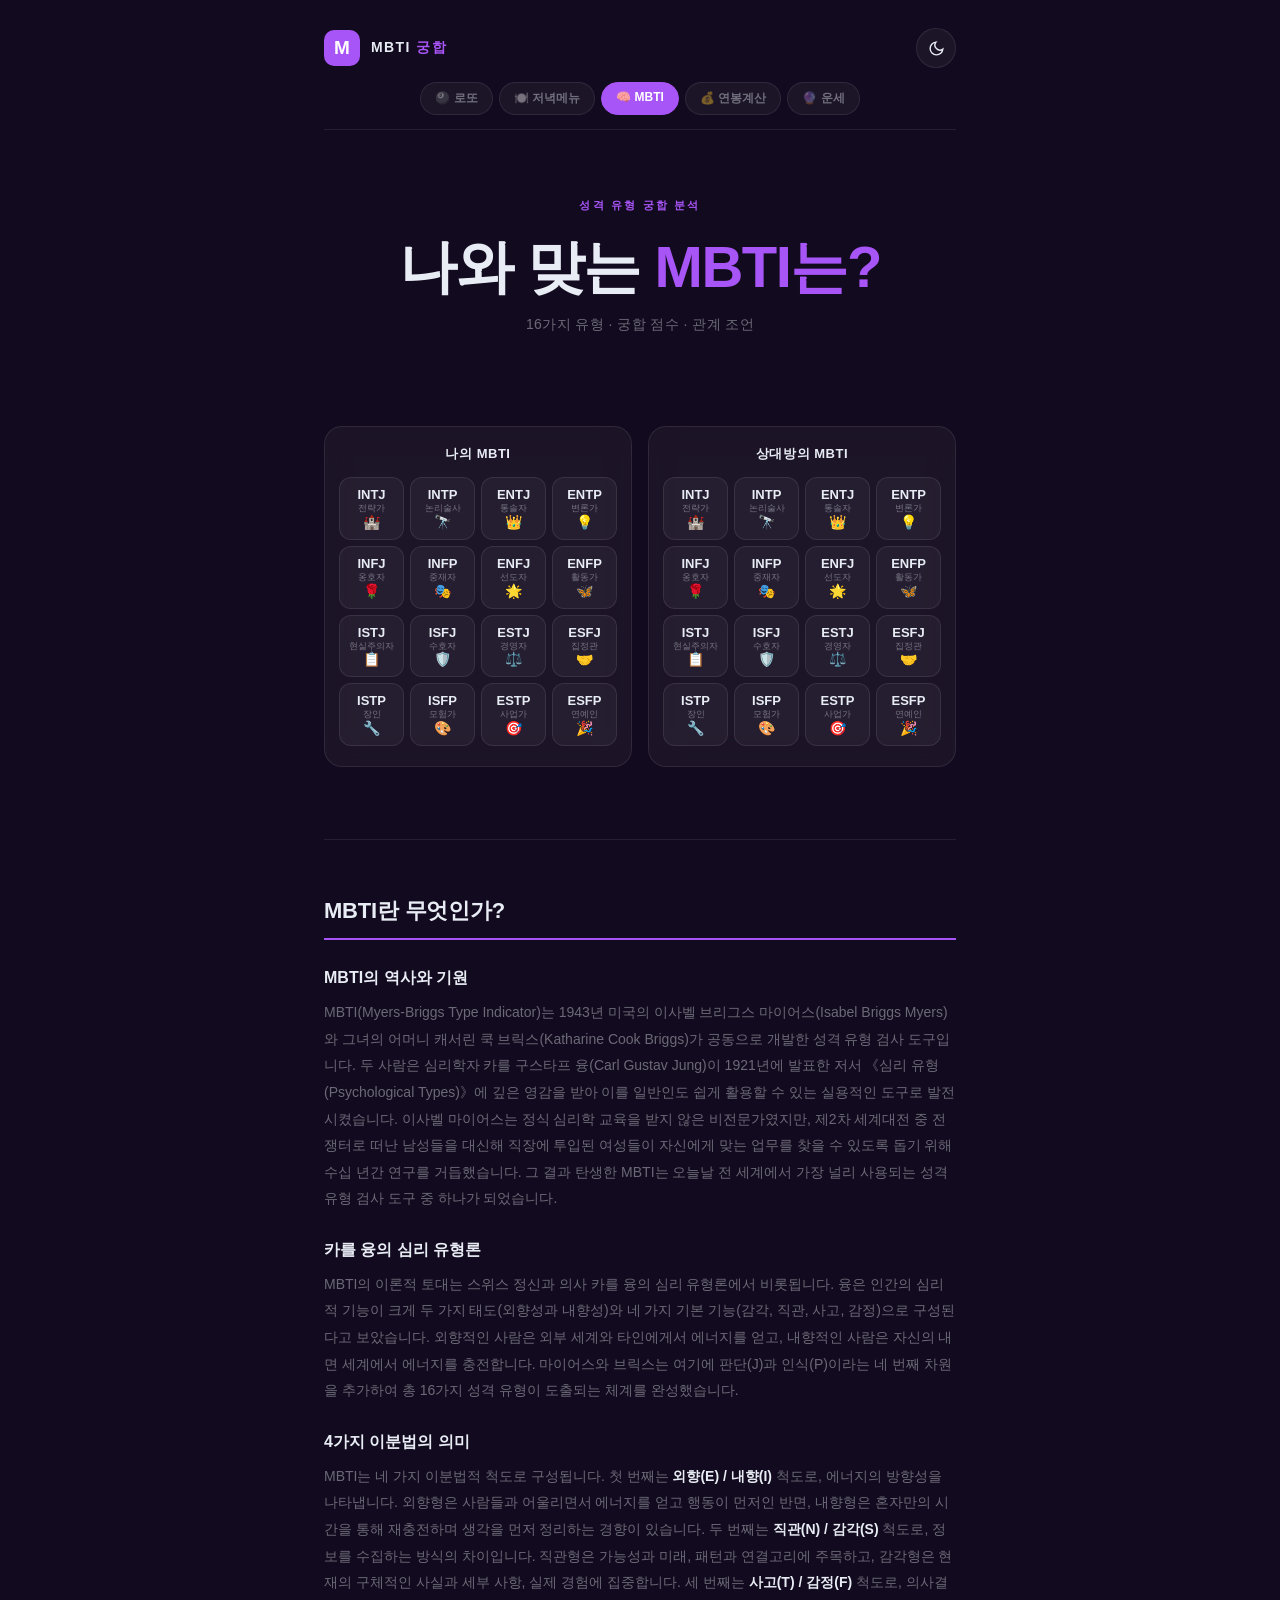
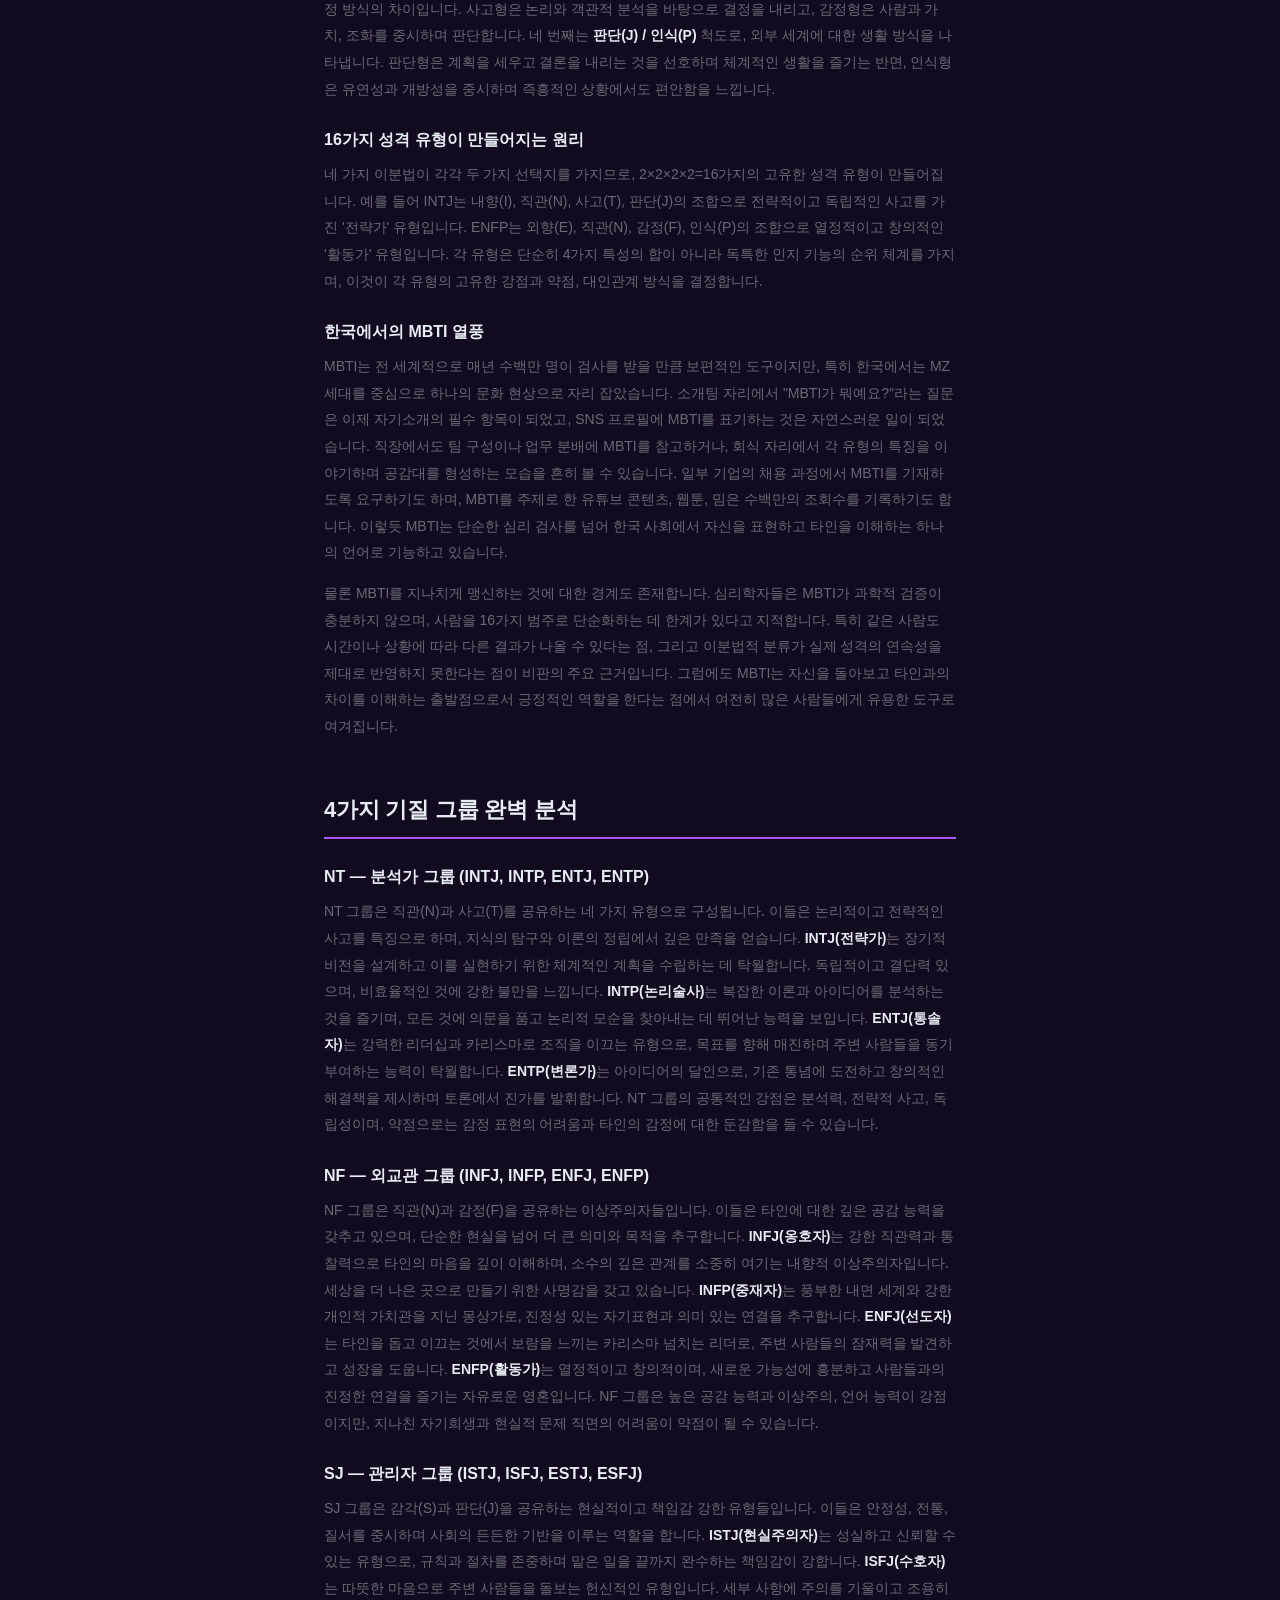
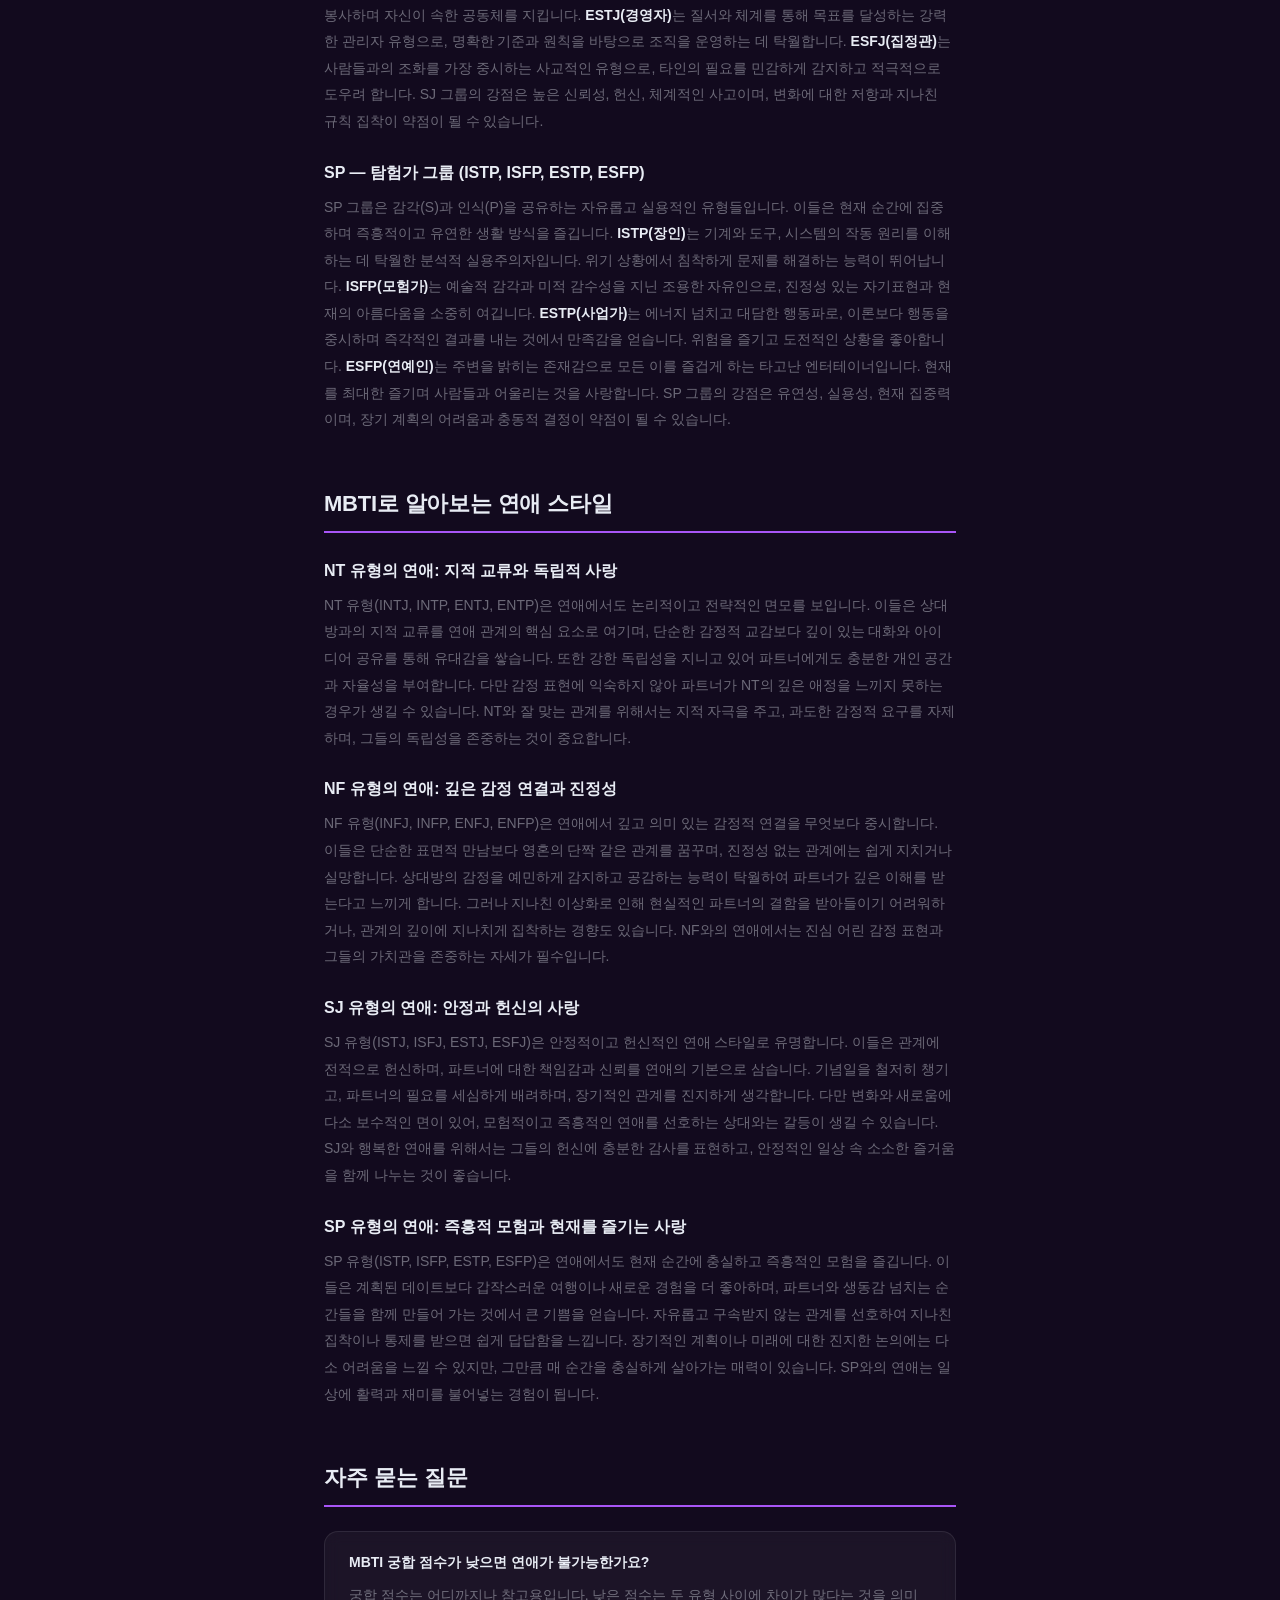
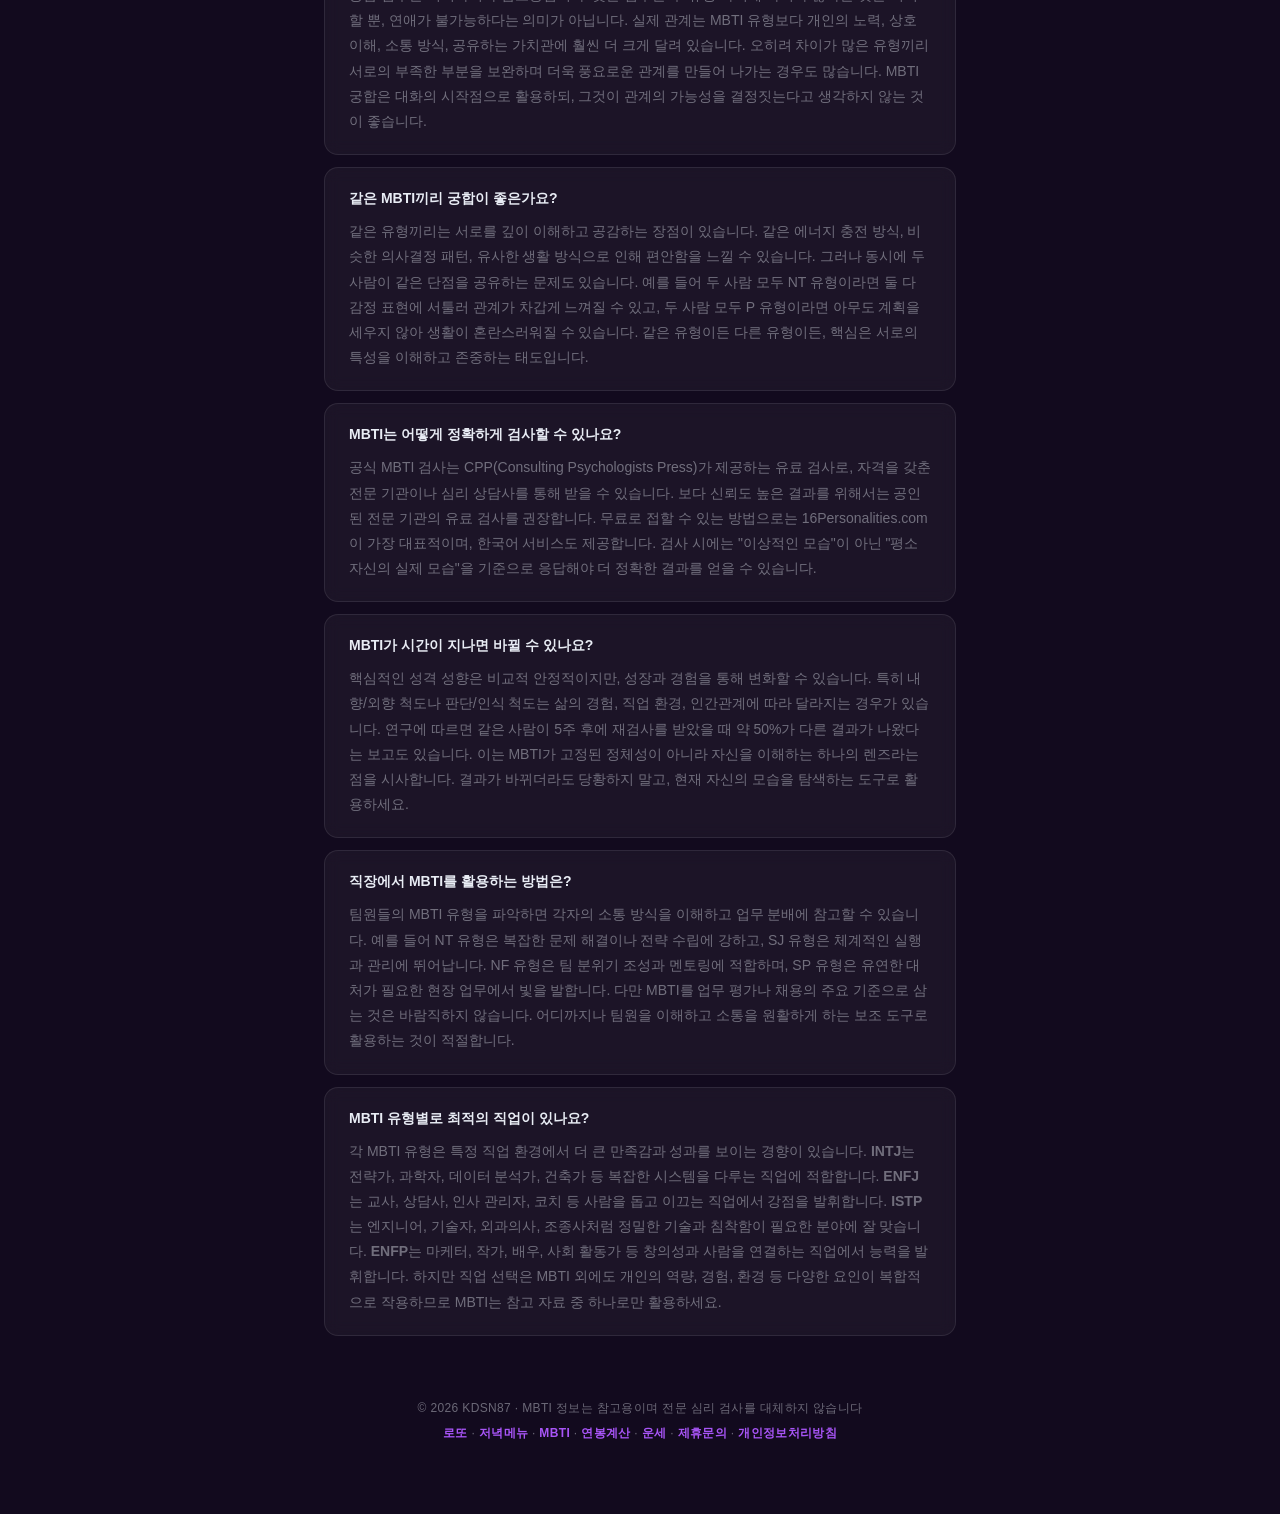
<file: mbti.html>
<!DOCTYPE html>
<html lang="ko" data-theme="dark">
<head>
    <meta charset="UTF-8">
    <meta name="viewport" content="width=device-width, initial-scale=1.0">
    <title>MBTI 궁합 테스트 — 나와 맞는 유형 찾기</title>
    <meta name="description" content="MBTI 궁합 테스트: 16가지 성격 유형으로 나와 상대방의 궁합 점수를 계산합니다. INTJ, INFP, ENFJ 등 모든 MBTI 조합의 궁합을 확인해보세요.">
    <meta name="keywords" content="MBTI 궁합, MBTI 테스트, MBTI 성격유형, INTJ 궁합, INFP 궁합, ENFJ 궁합, MBTI 연애, 성격유형 테스트">
    <meta name="google-adsense-account" content="ca-pub-8205038203255502">
    <link rel="stylesheet" href="mbti.css">
    <script async src="https://pagead2.googlesyndication.com/pagead/js/adsbygoogle.js?client=ca-pub-8205038203255502" crossorigin="anonymous"></script>
</head>
<body>

<div class="layout">

    <header>
        <div class="brand">
            <div class="brand-mark">M</div>
            <div class="brand-name">MBTI <span>궁합</span></div>
        </div>
        <button id="theme-toggle" aria-label="테마 전환">
            <svg class="icon-sun" viewBox="0 0 24 24" fill="none" stroke="currentColor" stroke-width="2" stroke-linecap="round">
                <circle cx="12" cy="12" r="5"/>
                <line x1="12" y1="1" x2="12" y2="3"/><line x1="12" y1="21" x2="12" y2="23"/>
                <line x1="4.22" y1="4.22" x2="5.64" y2="5.64"/><line x1="18.36" y1="18.36" x2="19.78" y2="19.78"/>
                <line x1="1" y1="12" x2="3" y2="12"/><line x1="21" y1="12" x2="23" y2="12"/>
                <line x1="4.22" y1="19.78" x2="5.64" y2="18.36"/><line x1="18.36" y1="5.64" x2="19.78" y2="4.22"/>
            </svg>
            <svg class="icon-moon" viewBox="0 0 24 24" fill="none" stroke="currentColor" stroke-width="2" stroke-linecap="round">
                <path d="M21 12.79A9 9 0 1 1 11.21 3 7 7 0 0 0 21 12.79z"/>
            </svg>
        </button>
    </header>

    <nav class="main-nav">
        <a href="index.html">🎱 로또</a>
        <a href="menu.html">🍽️ 저녁메뉴</a>
        <a href="mbti.html" class="active">🧠 MBTI</a>
        <a href="salary.html">💰 연봉계산</a>
        <a href="fortune.html">🔮 운세</a>
    </nav>

    <main>

        <section class="hero">
            <p class="eyebrow">성격 유형 궁합 분석</p>
            <h1>나와 맞는 <em>MBTI는?</em></h1>
            <p class="hero-sub">16가지 유형 · 궁합 점수 · 관계 조언</p>
        </section>

        <div class="mbti-tool">
            <div class="selector-panels">

                <!-- Panel 1: My MBTI -->
                <div class="selector-panel">
                    <h3 class="panel-label">나의 MBTI</h3>
                    <div class="type-grid">
                        <button class="type-btn nt" data-type="INTJ" data-panel="mine">
                            <span class="type-code">INTJ</span>
                            <span class="type-name">전략가</span>
                            <span class="type-emoji">🏰</span>
                        </button>
                        <button class="type-btn nt" data-type="INTP" data-panel="mine">
                            <span class="type-code">INTP</span>
                            <span class="type-name">논리술사</span>
                            <span class="type-emoji">🔭</span>
                        </button>
                        <button class="type-btn nt" data-type="ENTJ" data-panel="mine">
                            <span class="type-code">ENTJ</span>
                            <span class="type-name">통솔자</span>
                            <span class="type-emoji">👑</span>
                        </button>
                        <button class="type-btn nt" data-type="ENTP" data-panel="mine">
                            <span class="type-code">ENTP</span>
                            <span class="type-name">변론가</span>
                            <span class="type-emoji">💡</span>
                        </button>
                        <button class="type-btn nf" data-type="INFJ" data-panel="mine">
                            <span class="type-code">INFJ</span>
                            <span class="type-name">옹호자</span>
                            <span class="type-emoji">🌹</span>
                        </button>
                        <button class="type-btn nf" data-type="INFP" data-panel="mine">
                            <span class="type-code">INFP</span>
                            <span class="type-name">중재자</span>
                            <span class="type-emoji">🎭</span>
                        </button>
                        <button class="type-btn nf" data-type="ENFJ" data-panel="mine">
                            <span class="type-code">ENFJ</span>
                            <span class="type-name">선도자</span>
                            <span class="type-emoji">🌟</span>
                        </button>
                        <button class="type-btn nf" data-type="ENFP" data-panel="mine">
                            <span class="type-code">ENFP</span>
                            <span class="type-name">활동가</span>
                            <span class="type-emoji">🦋</span>
                        </button>
                        <button class="type-btn sj" data-type="ISTJ" data-panel="mine">
                            <span class="type-code">ISTJ</span>
                            <span class="type-name">현실주의자</span>
                            <span class="type-emoji">📋</span>
                        </button>
                        <button class="type-btn sj" data-type="ISFJ" data-panel="mine">
                            <span class="type-code">ISFJ</span>
                            <span class="type-name">수호자</span>
                            <span class="type-emoji">🛡️</span>
                        </button>
                        <button class="type-btn sj" data-type="ESTJ" data-panel="mine">
                            <span class="type-code">ESTJ</span>
                            <span class="type-name">경영자</span>
                            <span class="type-emoji">⚖️</span>
                        </button>
                        <button class="type-btn sj" data-type="ESFJ" data-panel="mine">
                            <span class="type-code">ESFJ</span>
                            <span class="type-name">집정관</span>
                            <span class="type-emoji">🤝</span>
                        </button>
                        <button class="type-btn sp" data-type="ISTP" data-panel="mine">
                            <span class="type-code">ISTP</span>
                            <span class="type-name">장인</span>
                            <span class="type-emoji">🔧</span>
                        </button>
                        <button class="type-btn sp" data-type="ISFP" data-panel="mine">
                            <span class="type-code">ISFP</span>
                            <span class="type-name">모험가</span>
                            <span class="type-emoji">🎨</span>
                        </button>
                        <button class="type-btn sp" data-type="ESTP" data-panel="mine">
                            <span class="type-code">ESTP</span>
                            <span class="type-name">사업가</span>
                            <span class="type-emoji">🎯</span>
                        </button>
                        <button class="type-btn sp" data-type="ESFP" data-panel="mine">
                            <span class="type-code">ESFP</span>
                            <span class="type-name">연예인</span>
                            <span class="type-emoji">🎉</span>
                        </button>
                    </div>
                </div>

                <!-- Panel 2: Their MBTI -->
                <div class="selector-panel">
                    <h3 class="panel-label">상대방의 MBTI</h3>
                    <div class="type-grid">
                        <button class="type-btn nt" data-type="INTJ" data-panel="theirs">
                            <span class="type-code">INTJ</span>
                            <span class="type-name">전략가</span>
                            <span class="type-emoji">🏰</span>
                        </button>
                        <button class="type-btn nt" data-type="INTP" data-panel="theirs">
                            <span class="type-code">INTP</span>
                            <span class="type-name">논리술사</span>
                            <span class="type-emoji">🔭</span>
                        </button>
                        <button class="type-btn nt" data-type="ENTJ" data-panel="theirs">
                            <span class="type-code">ENTJ</span>
                            <span class="type-name">통솔자</span>
                            <span class="type-emoji">👑</span>
                        </button>
                        <button class="type-btn nt" data-type="ENTP" data-panel="theirs">
                            <span class="type-code">ENTP</span>
                            <span class="type-name">변론가</span>
                            <span class="type-emoji">💡</span>
                        </button>
                        <button class="type-btn nf" data-type="INFJ" data-panel="theirs">
                            <span class="type-code">INFJ</span>
                            <span class="type-name">옹호자</span>
                            <span class="type-emoji">🌹</span>
                        </button>
                        <button class="type-btn nf" data-type="INFP" data-panel="theirs">
                            <span class="type-code">INFP</span>
                            <span class="type-name">중재자</span>
                            <span class="type-emoji">🎭</span>
                        </button>
                        <button class="type-btn nf" data-type="ENFJ" data-panel="theirs">
                            <span class="type-code">ENFJ</span>
                            <span class="type-name">선도자</span>
                            <span class="type-emoji">🌟</span>
                        </button>
                        <button class="type-btn nf" data-type="ENFP" data-panel="theirs">
                            <span class="type-code">ENFP</span>
                            <span class="type-name">활동가</span>
                            <span class="type-emoji">🦋</span>
                        </button>
                        <button class="type-btn sj" data-type="ISTJ" data-panel="theirs">
                            <span class="type-code">ISTJ</span>
                            <span class="type-name">현실주의자</span>
                            <span class="type-emoji">📋</span>
                        </button>
                        <button class="type-btn sj" data-type="ISFJ" data-panel="theirs">
                            <span class="type-code">ISFJ</span>
                            <span class="type-name">수호자</span>
                            <span class="type-emoji">🛡️</span>
                        </button>
                        <button class="type-btn sj" data-type="ESTJ" data-panel="theirs">
                            <span class="type-code">ESTJ</span>
                            <span class="type-name">경영자</span>
                            <span class="type-emoji">⚖️</span>
                        </button>
                        <button class="type-btn sj" data-type="ESFJ" data-panel="theirs">
                            <span class="type-code">ESFJ</span>
                            <span class="type-name">집정관</span>
                            <span class="type-emoji">🤝</span>
                        </button>
                        <button class="type-btn sp" data-type="ISTP" data-panel="theirs">
                            <span class="type-code">ISTP</span>
                            <span class="type-name">장인</span>
                            <span class="type-emoji">🔧</span>
                        </button>
                        <button class="type-btn sp" data-type="ISFP" data-panel="theirs">
                            <span class="type-code">ISFP</span>
                            <span class="type-name">모험가</span>
                            <span class="type-emoji">🎨</span>
                        </button>
                        <button class="type-btn sp" data-type="ESTP" data-panel="theirs">
                            <span class="type-code">ESTP</span>
                            <span class="type-name">사업가</span>
                            <span class="type-emoji">🎯</span>
                        </button>
                        <button class="type-btn sp" data-type="ESFP" data-panel="theirs">
                            <span class="type-code">ESFP</span>
                            <span class="type-name">연예인</span>
                            <span class="type-emoji">🎉</span>
                        </button>
                    </div>
                </div>

            </div><!-- /.selector-panels -->

            <!-- Result card -->
            <div id="result-card" class="result-card">
                <div class="result-pair">
                    <span id="r-mine" class="result-badge"></span>
                    <span class="result-heart">💜</span>
                    <span id="r-theirs" class="result-badge"></span>
                </div>
                <div class="result-score"><span id="r-score">--</span><span class="score-unit">%</span></div>
                <div id="r-stars" class="star-rating"></div>
                <div id="r-tier" class="score-tier"></div>
                <p id="r-desc" class="result-desc"></p>
                <div class="result-tips"><h4>관계 조언</h4><ul id="r-tips"></ul></div>
                <button id="reset-btn">🔄 다시 선택</button>
            </div>

        </div><!-- /.mbti-tool -->

    </main>

    <!-- ── 가이드 콘텐츠 ── -->
    <section class="guide-section">

        <article class="guide-article">
            <h2>MBTI란 무엇인가?</h2>

            <h3>MBTI의 역사와 기원</h3>
            <p>MBTI(Myers-Briggs Type Indicator)는 1943년 미국의 이사벨 브리그스 마이어스(Isabel Briggs Myers)와 그녀의 어머니 캐서린 쿡 브릭스(Katharine Cook Briggs)가 공동으로 개발한 성격 유형 검사 도구입니다. 두 사람은 심리학자 카를 구스타프 융(Carl Gustav Jung)이 1921년에 발표한 저서 《심리 유형(Psychological Types)》에 깊은 영감을 받아 이를 일반인도 쉽게 활용할 수 있는 실용적인 도구로 발전시켰습니다. 이사벨 마이어스는 정식 심리학 교육을 받지 않은 비전문가였지만, 제2차 세계대전 중 전쟁터로 떠난 남성들을 대신해 직장에 투입된 여성들이 자신에게 맞는 업무를 찾을 수 있도록 돕기 위해 수십 년간 연구를 거듭했습니다. 그 결과 탄생한 MBTI는 오늘날 전 세계에서 가장 널리 사용되는 성격 유형 검사 도구 중 하나가 되었습니다.</p>

            <h3>카를 융의 심리 유형론</h3>
            <p>MBTI의 이론적 토대는 스위스 정신과 의사 카를 융의 심리 유형론에서 비롯됩니다. 융은 인간의 심리적 기능이 크게 두 가지 태도(외향성과 내향성)와 네 가지 기본 기능(감각, 직관, 사고, 감정)으로 구성된다고 보았습니다. 외향적인 사람은 외부 세계와 타인에게서 에너지를 얻고, 내향적인 사람은 자신의 내면 세계에서 에너지를 충전합니다. 마이어스와 브릭스는 여기에 판단(J)과 인식(P)이라는 네 번째 차원을 추가하여 총 16가지 성격 유형이 도출되는 체계를 완성했습니다.</p>

            <h3>4가지 이분법의 의미</h3>
            <p>MBTI는 네 가지 이분법적 척도로 구성됩니다. 첫 번째는 <strong>외향(E) / 내향(I)</strong> 척도로, 에너지의 방향성을 나타냅니다. 외향형은 사람들과 어울리면서 에너지를 얻고 행동이 먼저인 반면, 내향형은 혼자만의 시간을 통해 재충전하며 생각을 먼저 정리하는 경향이 있습니다. 두 번째는 <strong>직관(N) / 감각(S)</strong> 척도로, 정보를 수집하는 방식의 차이입니다. 직관형은 가능성과 미래, 패턴과 연결고리에 주목하고, 감각형은 현재의 구체적인 사실과 세부 사항, 실제 경험에 집중합니다. 세 번째는 <strong>사고(T) / 감정(F)</strong> 척도로, 의사결정 방식의 차이입니다. 사고형은 논리와 객관적 분석을 바탕으로 결정을 내리고, 감정형은 사람과 가치, 조화를 중시하며 판단합니다. 네 번째는 <strong>판단(J) / 인식(P)</strong> 척도로, 외부 세계에 대한 생활 방식을 나타냅니다. 판단형은 계획을 세우고 결론을 내리는 것을 선호하며 체계적인 생활을 즐기는 반면, 인식형은 유연성과 개방성을 중시하며 즉흥적인 상황에서도 편안함을 느낍니다.</p>

            <h3>16가지 성격 유형이 만들어지는 원리</h3>
            <p>네 가지 이분법이 각각 두 가지 선택지를 가지므로, 2×2×2×2=16가지의 고유한 성격 유형이 만들어집니다. 예를 들어 INTJ는 내향(I), 직관(N), 사고(T), 판단(J)의 조합으로 전략적이고 독립적인 사고를 가진 '전략가' 유형입니다. ENFP는 외향(E), 직관(N), 감정(F), 인식(P)의 조합으로 열정적이고 창의적인 '활동가' 유형입니다. 각 유형은 단순히 4가지 특성의 합이 아니라 독특한 인지 기능의 순위 체계를 가지며, 이것이 각 유형의 고유한 강점과 약점, 대인관계 방식을 결정합니다.</p>

            <h3>한국에서의 MBTI 열풍</h3>
            <p>MBTI는 전 세계적으로 매년 수백만 명이 검사를 받을 만큼 보편적인 도구이지만, 특히 한국에서는 MZ세대를 중심으로 하나의 문화 현상으로 자리 잡았습니다. 소개팅 자리에서 "MBTI가 뭐예요?"라는 질문은 이제 자기소개의 필수 항목이 되었고, SNS 프로필에 MBTI를 표기하는 것은 자연스러운 일이 되었습니다. 직장에서도 팀 구성이나 업무 분배에 MBTI를 참고하거나, 회식 자리에서 각 유형의 특징을 이야기하며 공감대를 형성하는 모습을 흔히 볼 수 있습니다. 일부 기업의 채용 과정에서 MBTI를 기재하도록 요구하기도 하며, MBTI를 주제로 한 유튜브 콘텐츠, 웹툰, 밈은 수백만의 조회수를 기록하기도 합니다. 이렇듯 MBTI는 단순한 심리 검사를 넘어 한국 사회에서 자신을 표현하고 타인을 이해하는 하나의 언어로 기능하고 있습니다.</p>
            <p>물론 MBTI를 지나치게 맹신하는 것에 대한 경계도 존재합니다. 심리학자들은 MBTI가 과학적 검증이 충분하지 않으며, 사람을 16가지 범주로 단순화하는 데 한계가 있다고 지적합니다. 특히 같은 사람도 시간이나 상황에 따라 다른 결과가 나올 수 있다는 점, 그리고 이분법적 분류가 실제 성격의 연속성을 제대로 반영하지 못한다는 점이 비판의 주요 근거입니다. 그럼에도 MBTI는 자신을 돌아보고 타인과의 차이를 이해하는 출발점으로서 긍정적인 역할을 한다는 점에서 여전히 많은 사람들에게 유용한 도구로 여겨집니다.</p>
        </article>

        <article class="guide-article">
            <h2>4가지 기질 그룹 완벽 분석</h2>

            <h3>NT — 분석가 그룹 (INTJ, INTP, ENTJ, ENTP)</h3>
            <p>NT 그룹은 직관(N)과 사고(T)를 공유하는 네 가지 유형으로 구성됩니다. 이들은 논리적이고 전략적인 사고를 특징으로 하며, 지식의 탐구와 이론의 정립에서 깊은 만족을 얻습니다. <strong>INTJ(전략가)</strong>는 장기적 비전을 설계하고 이를 실현하기 위한 체계적인 계획을 수립하는 데 탁월합니다. 독립적이고 결단력 있으며, 비효율적인 것에 강한 불만을 느낍니다. <strong>INTP(논리술사)</strong>는 복잡한 이론과 아이디어를 분석하는 것을 즐기며, 모든 것에 의문을 품고 논리적 모순을 찾아내는 데 뛰어난 능력을 보입니다. <strong>ENTJ(통솔자)</strong>는 강력한 리더십과 카리스마로 조직을 이끄는 유형으로, 목표를 향해 매진하며 주변 사람들을 동기부여하는 능력이 탁월합니다. <strong>ENTP(변론가)</strong>는 아이디어의 달인으로, 기존 통념에 도전하고 창의적인 해결책을 제시하며 토론에서 진가를 발휘합니다. NT 그룹의 공통적인 강점은 분석력, 전략적 사고, 독립성이며, 약점으로는 감정 표현의 어려움과 타인의 감정에 대한 둔감함을 들 수 있습니다.</p>

            <h3>NF — 외교관 그룹 (INFJ, INFP, ENFJ, ENFP)</h3>
            <p>NF 그룹은 직관(N)과 감정(F)을 공유하는 이상주의자들입니다. 이들은 타인에 대한 깊은 공감 능력을 갖추고 있으며, 단순한 현실을 넘어 더 큰 의미와 목적을 추구합니다. <strong>INFJ(옹호자)</strong>는 강한 직관력과 통찰력으로 타인의 마음을 깊이 이해하며, 소수의 깊은 관계를 소중히 여기는 내향적 이상주의자입니다. 세상을 더 나은 곳으로 만들기 위한 사명감을 갖고 있습니다. <strong>INFP(중재자)</strong>는 풍부한 내면 세계와 강한 개인적 가치관을 지닌 몽상가로, 진정성 있는 자기표현과 의미 있는 연결을 추구합니다. <strong>ENFJ(선도자)</strong>는 타인을 돕고 이끄는 것에서 보람을 느끼는 카리스마 넘치는 리더로, 주변 사람들의 잠재력을 발견하고 성장을 도웁니다. <strong>ENFP(활동가)</strong>는 열정적이고 창의적이며, 새로운 가능성에 흥분하고 사람들과의 진정한 연결을 즐기는 자유로운 영혼입니다. NF 그룹은 높은 공감 능력과 이상주의, 언어 능력이 강점이지만, 지나친 자기희생과 현실적 문제 직면의 어려움이 약점이 될 수 있습니다.</p>

            <h3>SJ — 관리자 그룹 (ISTJ, ISFJ, ESTJ, ESFJ)</h3>
            <p>SJ 그룹은 감각(S)과 판단(J)을 공유하는 현실적이고 책임감 강한 유형들입니다. 이들은 안정성, 전통, 질서를 중시하며 사회의 든든한 기반을 이루는 역할을 합니다. <strong>ISTJ(현실주의자)</strong>는 성실하고 신뢰할 수 있는 유형으로, 규칙과 절차를 존중하며 맡은 일을 끝까지 완수하는 책임감이 강합니다. <strong>ISFJ(수호자)</strong>는 따뜻한 마음으로 주변 사람들을 돌보는 헌신적인 유형입니다. 세부 사항에 주의를 기울이고 조용히 봉사하며 자신이 속한 공동체를 지킵니다. <strong>ESTJ(경영자)</strong>는 질서와 체계를 통해 목표를 달성하는 강력한 관리자 유형으로, 명확한 기준과 원칙을 바탕으로 조직을 운영하는 데 탁월합니다. <strong>ESFJ(집정관)</strong>는 사람들과의 조화를 가장 중시하는 사교적인 유형으로, 타인의 필요를 민감하게 감지하고 적극적으로 도우려 합니다. SJ 그룹의 강점은 높은 신뢰성, 헌신, 체계적인 사고이며, 변화에 대한 저항과 지나친 규칙 집착이 약점이 될 수 있습니다.</p>

            <h3>SP — 탐험가 그룹 (ISTP, ISFP, ESTP, ESFP)</h3>
            <p>SP 그룹은 감각(S)과 인식(P)을 공유하는 자유롭고 실용적인 유형들입니다. 이들은 현재 순간에 집중하며 즉흥적이고 유연한 생활 방식을 즐깁니다. <strong>ISTP(장인)</strong>는 기계와 도구, 시스템의 작동 원리를 이해하는 데 탁월한 분석적 실용주의자입니다. 위기 상황에서 침착하게 문제를 해결하는 능력이 뛰어납니다. <strong>ISFP(모험가)</strong>는 예술적 감각과 미적 감수성을 지닌 조용한 자유인으로, 진정성 있는 자기표현과 현재의 아름다움을 소중히 여깁니다. <strong>ESTP(사업가)</strong>는 에너지 넘치고 대담한 행동파로, 이론보다 행동을 중시하며 즉각적인 결과를 내는 것에서 만족감을 얻습니다. 위험을 즐기고 도전적인 상황을 좋아합니다. <strong>ESFP(연예인)</strong>는 주변을 밝히는 존재감으로 모든 이를 즐겁게 하는 타고난 엔터테이너입니다. 현재를 최대한 즐기며 사람들과 어울리는 것을 사랑합니다. SP 그룹의 강점은 유연성, 실용성, 현재 집중력이며, 장기 계획의 어려움과 충동적 결정이 약점이 될 수 있습니다.</p>
        </article>

        <article class="guide-article">
            <h2>MBTI로 알아보는 연애 스타일</h2>

            <h3>NT 유형의 연애: 지적 교류와 독립적 사랑</h3>
            <p>NT 유형(INTJ, INTP, ENTJ, ENTP)은 연애에서도 논리적이고 전략적인 면모를 보입니다. 이들은 상대방과의 지적 교류를 연애 관계의 핵심 요소로 여기며, 단순한 감정적 교감보다 깊이 있는 대화와 아이디어 공유를 통해 유대감을 쌓습니다. 또한 강한 독립성을 지니고 있어 파트너에게도 충분한 개인 공간과 자율성을 부여합니다. 다만 감정 표현에 익숙하지 않아 파트너가 NT의 깊은 애정을 느끼지 못하는 경우가 생길 수 있습니다. NT와 잘 맞는 관계를 위해서는 지적 자극을 주고, 과도한 감정적 요구를 자제하며, 그들의 독립성을 존중하는 것이 중요합니다.</p>

            <h3>NF 유형의 연애: 깊은 감정 연결과 진정성</h3>
            <p>NF 유형(INFJ, INFP, ENFJ, ENFP)은 연애에서 깊고 의미 있는 감정적 연결을 무엇보다 중시합니다. 이들은 단순한 표면적 만남보다 영혼의 단짝 같은 관계를 꿈꾸며, 진정성 없는 관계에는 쉽게 지치거나 실망합니다. 상대방의 감정을 예민하게 감지하고 공감하는 능력이 탁월하여 파트너가 깊은 이해를 받는다고 느끼게 합니다. 그러나 지나친 이상화로 인해 현실적인 파트너의 결함을 받아들이기 어려워하거나, 관계의 깊이에 지나치게 집착하는 경향도 있습니다. NF와의 연애에서는 진심 어린 감정 표현과 그들의 가치관을 존중하는 자세가 필수입니다.</p>

            <h3>SJ 유형의 연애: 안정과 헌신의 사랑</h3>
            <p>SJ 유형(ISTJ, ISFJ, ESTJ, ESFJ)은 안정적이고 헌신적인 연애 스타일로 유명합니다. 이들은 관계에 전적으로 헌신하며, 파트너에 대한 책임감과 신뢰를 연애의 기본으로 삼습니다. 기념일을 철저히 챙기고, 파트너의 필요를 세심하게 배려하며, 장기적인 관계를 진지하게 생각합니다. 다만 변화와 새로움에 다소 보수적인 면이 있어, 모험적이고 즉흥적인 연애를 선호하는 상대와는 갈등이 생길 수 있습니다. SJ와 행복한 연애를 위해서는 그들의 헌신에 충분한 감사를 표현하고, 안정적인 일상 속 소소한 즐거움을 함께 나누는 것이 좋습니다.</p>

            <h3>SP 유형의 연애: 즉흥적 모험과 현재를 즐기는 사랑</h3>
            <p>SP 유형(ISTP, ISFP, ESTP, ESFP)은 연애에서도 현재 순간에 충실하고 즉흥적인 모험을 즐깁니다. 이들은 계획된 데이트보다 갑작스러운 여행이나 새로운 경험을 더 좋아하며, 파트너와 생동감 넘치는 순간들을 함께 만들어 가는 것에서 큰 기쁨을 얻습니다. 자유롭고 구속받지 않는 관계를 선호하여 지나친 집착이나 통제를 받으면 쉽게 답답함을 느낍니다. 장기적인 계획이나 미래에 대한 진지한 논의에는 다소 어려움을 느낄 수 있지만, 그만큼 매 순간을 충실하게 살아가는 매력이 있습니다. SP와의 연애는 일상에 활력과 재미를 불어넣는 경험이 됩니다.</p>
        </article>

        <section class="faq-section">
            <h2>자주 묻는 질문</h2>

            <div class="faq-item">
                <h3>MBTI 궁합 점수가 낮으면 연애가 불가능한가요?</h3>
                <p>궁합 점수는 어디까지나 참고용입니다. 낮은 점수는 두 유형 사이에 차이가 많다는 것을 의미할 뿐, 연애가 불가능하다는 의미가 아닙니다. 실제 관계는 MBTI 유형보다 개인의 노력, 상호 이해, 소통 방식, 공유하는 가치관에 훨씬 더 크게 달려 있습니다. 오히려 차이가 많은 유형끼리 서로의 부족한 부분을 보완하며 더욱 풍요로운 관계를 만들어 나가는 경우도 많습니다. MBTI 궁합은 대화의 시작점으로 활용하되, 그것이 관계의 가능성을 결정짓는다고 생각하지 않는 것이 좋습니다.</p>
            </div>

            <div class="faq-item">
                <h3>같은 MBTI끼리 궁합이 좋은가요?</h3>
                <p>같은 유형끼리는 서로를 깊이 이해하고 공감하는 장점이 있습니다. 같은 에너지 충전 방식, 비슷한 의사결정 패턴, 유사한 생활 방식으로 인해 편안함을 느낄 수 있습니다. 그러나 동시에 두 사람이 같은 단점을 공유하는 문제도 있습니다. 예를 들어 두 사람 모두 NT 유형이라면 둘 다 감정 표현에 서툴러 관계가 차갑게 느껴질 수 있고, 두 사람 모두 P 유형이라면 아무도 계획을 세우지 않아 생활이 혼란스러워질 수 있습니다. 같은 유형이든 다른 유형이든, 핵심은 서로의 특성을 이해하고 존중하는 태도입니다.</p>
            </div>

            <div class="faq-item">
                <h3>MBTI는 어떻게 정확하게 검사할 수 있나요?</h3>
                <p>공식 MBTI 검사는 CPP(Consulting Psychologists Press)가 제공하는 유료 검사로, 자격을 갖춘 전문 기관이나 심리 상담사를 통해 받을 수 있습니다. 보다 신뢰도 높은 결과를 위해서는 공인된 전문 기관의 유료 검사를 권장합니다. 무료로 접할 수 있는 방법으로는 16Personalities.com이 가장 대표적이며, 한국어 서비스도 제공합니다. 검사 시에는 "이상적인 모습"이 아닌 "평소 자신의 실제 모습"을 기준으로 응답해야 더 정확한 결과를 얻을 수 있습니다.</p>
            </div>

            <div class="faq-item">
                <h3>MBTI가 시간이 지나면 바뀔 수 있나요?</h3>
                <p>핵심적인 성격 성향은 비교적 안정적이지만, 성장과 경험을 통해 변화할 수 있습니다. 특히 내향/외향 척도나 판단/인식 척도는 삶의 경험, 직업 환경, 인간관계에 따라 달라지는 경우가 있습니다. 연구에 따르면 같은 사람이 5주 후에 재검사를 받았을 때 약 50%가 다른 결과가 나왔다는 보고도 있습니다. 이는 MBTI가 고정된 정체성이 아니라 자신을 이해하는 하나의 렌즈라는 점을 시사합니다. 결과가 바뀌더라도 당황하지 말고, 현재 자신의 모습을 탐색하는 도구로 활용하세요.</p>
            </div>

            <div class="faq-item">
                <h3>직장에서 MBTI를 활용하는 방법은?</h3>
                <p>팀원들의 MBTI 유형을 파악하면 각자의 소통 방식을 이해하고 업무 분배에 참고할 수 있습니다. 예를 들어 NT 유형은 복잡한 문제 해결이나 전략 수립에 강하고, SJ 유형은 체계적인 실행과 관리에 뛰어납니다. NF 유형은 팀 분위기 조성과 멘토링에 적합하며, SP 유형은 유연한 대처가 필요한 현장 업무에서 빛을 발합니다. 다만 MBTI를 업무 평가나 채용의 주요 기준으로 삼는 것은 바람직하지 않습니다. 어디까지나 팀원을 이해하고 소통을 원활하게 하는 보조 도구로 활용하는 것이 적절합니다.</p>
            </div>

            <div class="faq-item">
                <h3>MBTI 유형별로 최적의 직업이 있나요?</h3>
                <p>각 MBTI 유형은 특정 직업 환경에서 더 큰 만족감과 성과를 보이는 경향이 있습니다. <strong>INTJ</strong>는 전략가, 과학자, 데이터 분석가, 건축가 등 복잡한 시스템을 다루는 직업에 적합합니다. <strong>ENFJ</strong>는 교사, 상담사, 인사 관리자, 코치 등 사람을 돕고 이끄는 직업에서 강점을 발휘합니다. <strong>ISTP</strong>는 엔지니어, 기술자, 외과의사, 조종사처럼 정밀한 기술과 침착함이 필요한 분야에 잘 맞습니다. <strong>ENFP</strong>는 마케터, 작가, 배우, 사회 활동가 등 창의성과 사람을 연결하는 직업에서 능력을 발휘합니다. 하지만 직업 선택은 MBTI 외에도 개인의 역량, 경험, 환경 등 다양한 요인이 복합적으로 작용하므로 MBTI는 참고 자료 중 하나로만 활용하세요.</p>
            </div>

        </section>

    </section><!-- /.guide-section -->

    <footer>
        <p>© 2026 KDSN87 · MBTI 정보는 참고용이며 전문 심리 검사를 대체하지 않습니다</p>
        <p style="margin-top:8px">
            <a href="index.html" class="footer-link">로또</a> ·
            <a href="menu.html" class="footer-link">저녁메뉴</a> ·
            <a href="mbti.html" class="footer-link">MBTI</a> ·
            <a href="salary.html" class="footer-link">연봉계산</a> ·
            <a href="fortune.html" class="footer-link">운세</a> ·
            <a href="contact.html" class="footer-link">제휴문의</a> ·
            <a href="privacy.html" class="footer-link">개인정보처리방침</a>
        </p>
    </footer>

</div><!-- /.layout -->

<script>
// ── Theme ────────────────────────────────────────────
const html = document.documentElement;
const themeToggle = document.getElementById('theme-toggle');
const saved = localStorage.getItem('theme') || 'dark';
html.setAttribute('data-theme', saved);
themeToggle.addEventListener('click', () => {
    const next = html.getAttribute('data-theme') === 'dark' ? 'light' : 'dark';
    html.setAttribute('data-theme', next);
    localStorage.setItem('theme', next);
});

// ── MBTI selection logic ─────────────────────────────
let myType = null;
let theirType = null;

const TYPES = {
  INTJ:{name:'전략가',emoji:'🏰',grp:'nt'}, INTP:{name:'논리술사',emoji:'🔭',grp:'nt'},
  ENTJ:{name:'통솔자',emoji:'👑',grp:'nt'}, ENTP:{name:'변론가',emoji:'💡',grp:'nt'},
  INFJ:{name:'옹호자',emoji:'🌹',grp:'nf'}, INFP:{name:'중재자',emoji:'🎭',grp:'nf'},
  ENFJ:{name:'선도자',emoji:'🌟',grp:'nf'}, ENFP:{name:'활동가',emoji:'🦋',grp:'nf'},
  ISTJ:{name:'현실주의자',emoji:'📋',grp:'sj'}, ISFJ:{name:'수호자',emoji:'🛡️',grp:'sj'},
  ESTJ:{name:'경영자',emoji:'⚖️',grp:'sj'}, ESFJ:{name:'집정관',emoji:'🤝',grp:'sj'},
  ISTP:{name:'장인',emoji:'🔧',grp:'sp'}, ISFP:{name:'모험가',emoji:'🎨',grp:'sp'},
  ESTP:{name:'사업가',emoji:'🎯',grp:'sp'}, ESFP:{name:'연예인',emoji:'🎉',grp:'sp'},
};

document.querySelectorAll('.type-btn').forEach(btn => {
  btn.addEventListener('click', () => {
    const panel = btn.dataset.panel;
    const type = btn.dataset.type;
    document.querySelectorAll(`.type-btn[data-panel="${panel}"]`).forEach(b => b.classList.remove('selected'));
    btn.classList.add('selected');
    if (panel === 'mine') myType = type;
    else theirType = type;
    if (myType && theirType) showResult();
  });
});

function calcScore(a, b) {
  if (a === b) return 85;
  let score = 50;
  if (a[0] === b[0]) score += 8;
  if (a[1] === b[1]) score += 18; else score -= 8;
  if (a[2] !== b[2]) score += 15; else score += 5;
  if (a[3] !== b[3]) score += 14; else score += 4;
  return Math.max(35, Math.min(94, score));
}

function getTier(score) {
  if (score >= 90) return '천생연분 💕';
  if (score >= 80) return '훌륭한 궁합 ✨';
  if (score >= 70) return '좋은 궁합 👍';
  if (score >= 55) return '보통 궁합 🤝';
  return '도전적인 관계 💪';
}

const DESCS = {
  'nt-nt': ['두 분석가 유형이 만났습니다. 지적 교류와 논리적 토론에서 깊은 유대감을 느낍니다. 서로의 독립성을 존중하면서도 비전을 공유하는 강력한 파트너십이 될 수 있습니다.', ['서로의 독립적인 시간을 존중하세요', '지적 토론을 통해 유대감을 키우세요', '감정 표현에 더 노력을 기울이세요']],
  'nt-nf': ['분석가와 외교관의 만남입니다. 논리와 감성이 조화를 이루며 서로의 약점을 보완합니다. NT는 NF에게 체계와 전략을, NF는 NT에게 따뜻함과 공감을 가져다줍니다.', ['서로 다른 의사결정 방식을 존중하세요', '감정 대화 시간을 정기적으로 만드세요', '공통 관심사를 중심으로 유대감을 쌓으세요']],
  'nt-sj': ['분석가와 관리자의 만남입니다. 목표 지향적이고 체계적인 두 유형이 만나 안정적인 관계를 만듭니다. 다만 NT의 혁신성과 SJ의 전통 존중 간 갈등이 생길 수 있습니다.', ['변화에 대한 서로의 태도를 이해하세요', '공동 목표를 설정하면 시너지가 납니다', 'NT는 안정감을, SJ는 새로운 시각을 배울 수 있어요']],
  'nt-sp': ['분석가와 탐험가의 만남입니다. NT의 미래 지향성과 SP의 현재 집중이 흥미로운 긴장감을 만듭니다. 서로의 다른 시간 관점을 이해하면 풍요로운 관계가 됩니다.', ['계획과 즉흥성의 균형을 찾으세요', '서로의 장점에서 배우는 자세를 가지세요', 'SP의 실용성과 NT의 전략이 잘 결합될 수 있어요']],
  'nf-nf': ['두 외교관 유형이 만났습니다. 감정적 깊이와 이상주의적 가치를 공유하며 강한 정서적 유대를 형성합니다. 다만 둘 다 현실적 문제 해결보다 감정에 집중하는 경향이 있습니다.', ['현실적인 결정도 함께 내리는 연습을 하세요', '서로의 감정 기복에 대한 이해가 필요합니다', '공통의 이상과 가치를 중심으로 관계를 쌓으세요']],
  'nf-sj': ['외교관과 관리자의 만남입니다. NF의 이상주의와 SJ의 실용주의가 서로를 보완합니다. SJ의 안정감이 NF에게 든든한 기반을 제공하고, NF의 창의성이 SJ의 생활을 풍요롭게 합니다.', ['서로의 가치관 차이를 대화로 해소하세요', 'NF는 SJ의 헌신을, SJ는 NF의 따뜻함을 인정하세요', '일상의 소소한 즐거움을 함께 찾아보세요']],
  'nf-sp': ['외교관과 탐험가의 만남입니다. 감성적이고 즉흥적인 두 유형이 만나 생동감 넘치는 관계를 만듭니다. 둘 다 개방적이고 유연하여 서로를 쉽게 받아들입니다.', ['계획 없는 즐거운 시간을 자주 가지세요', '감정을 솔직하게 표현하는 문화를 만드세요', 'SP의 현실감각이 NF의 이상에 균형을 줄 수 있어요']],
  'sj-sj': ['두 관리자 유형이 만났습니다. 책임감, 안정성, 전통 존중이라는 공통 가치로 매우 안정적인 관계를 형성합니다. 다만 변화와 새로운 도전에 함께 열려 있어야 합니다.', ['함께 새로운 경험을 시도해보세요', '서로의 헌신과 노력을 자주 인정해주세요', '안정성과 함께 적당한 새로움도 추구하세요']],
  'sj-sp': ['관리자와 탐험가의 만남입니다. SJ의 안정성과 SP의 유연성이 상호 보완적입니다. SP가 SJ의 생활에 활력을 불어넣고, SJ가 SP에게 든든한 안정감을 제공합니다.', ['서로의 생활 방식 차이를 존중하세요', '공동의 활동을 통해 유대감을 강화하세요', '변화와 안정의 균형점을 함께 찾아가세요']],
  'sp-sp': ['두 탐험가 유형이 만났습니다. 현재를 즐기고 즉흥적인 모험을 추구하는 두 사람이 만나 에너지 넘치는 관계를 만듭니다. 다만 장기 계획과 안정성에 대한 논의가 필요합니다.', ['미래에 대한 계획도 함께 세워보세요', '서로의 자유를 존중하면서 유대감도 키우세요', '일상에 작은 모험을 함께 즐기세요']],
};

function getDesc(a, b) {
  const grps = [TYPES[a].grp, TYPES[b].grp].sort();
  const key = grps.join('-');
  return DESCS[key] || ['두 유형이 만나 독특한 관계를 만듭니다. 서로의 차이를 이해하고 존중하면 훌륭한 파트너십이 될 수 있습니다.', ['서로의 차이를 강점으로 바라보세요', '솔직한 대화를 통해 이해를 높이세요', '공통점을 찾아 유대감을 쌓아가세요']];
}

function showResult() {
  const score = calcScore(myType, theirType);
  const tier = getTier(score);
  const stars = Math.round(score / 20);
  const [desc, tips] = getDesc(myType, theirType);

  document.getElementById('r-mine').textContent = myType + ' ' + TYPES[myType].emoji;
  document.getElementById('r-theirs').textContent = theirType + ' ' + TYPES[theirType].emoji;
  document.getElementById('r-score').textContent = score;
  document.getElementById('r-tier').textContent = tier;
  document.getElementById('r-stars').textContent = '⭐'.repeat(Math.min(stars, 5));
  document.getElementById('r-desc').textContent = desc;
  const tipsList = document.getElementById('r-tips');
  tipsList.innerHTML = tips.map(t => `<li>${t}</li>`).join('');

  const card = document.getElementById('result-card');
  card.style.display = 'block';
  card.scrollIntoView({ behavior: 'smooth', block: 'center' });
}

document.getElementById('reset-btn').addEventListener('click', () => {
  myType = null; theirType = null;
  document.querySelectorAll('.type-btn').forEach(b => b.classList.remove('selected'));
  document.getElementById('result-card').style.display = 'none';
});
</script>

</body>
</html>
</file>
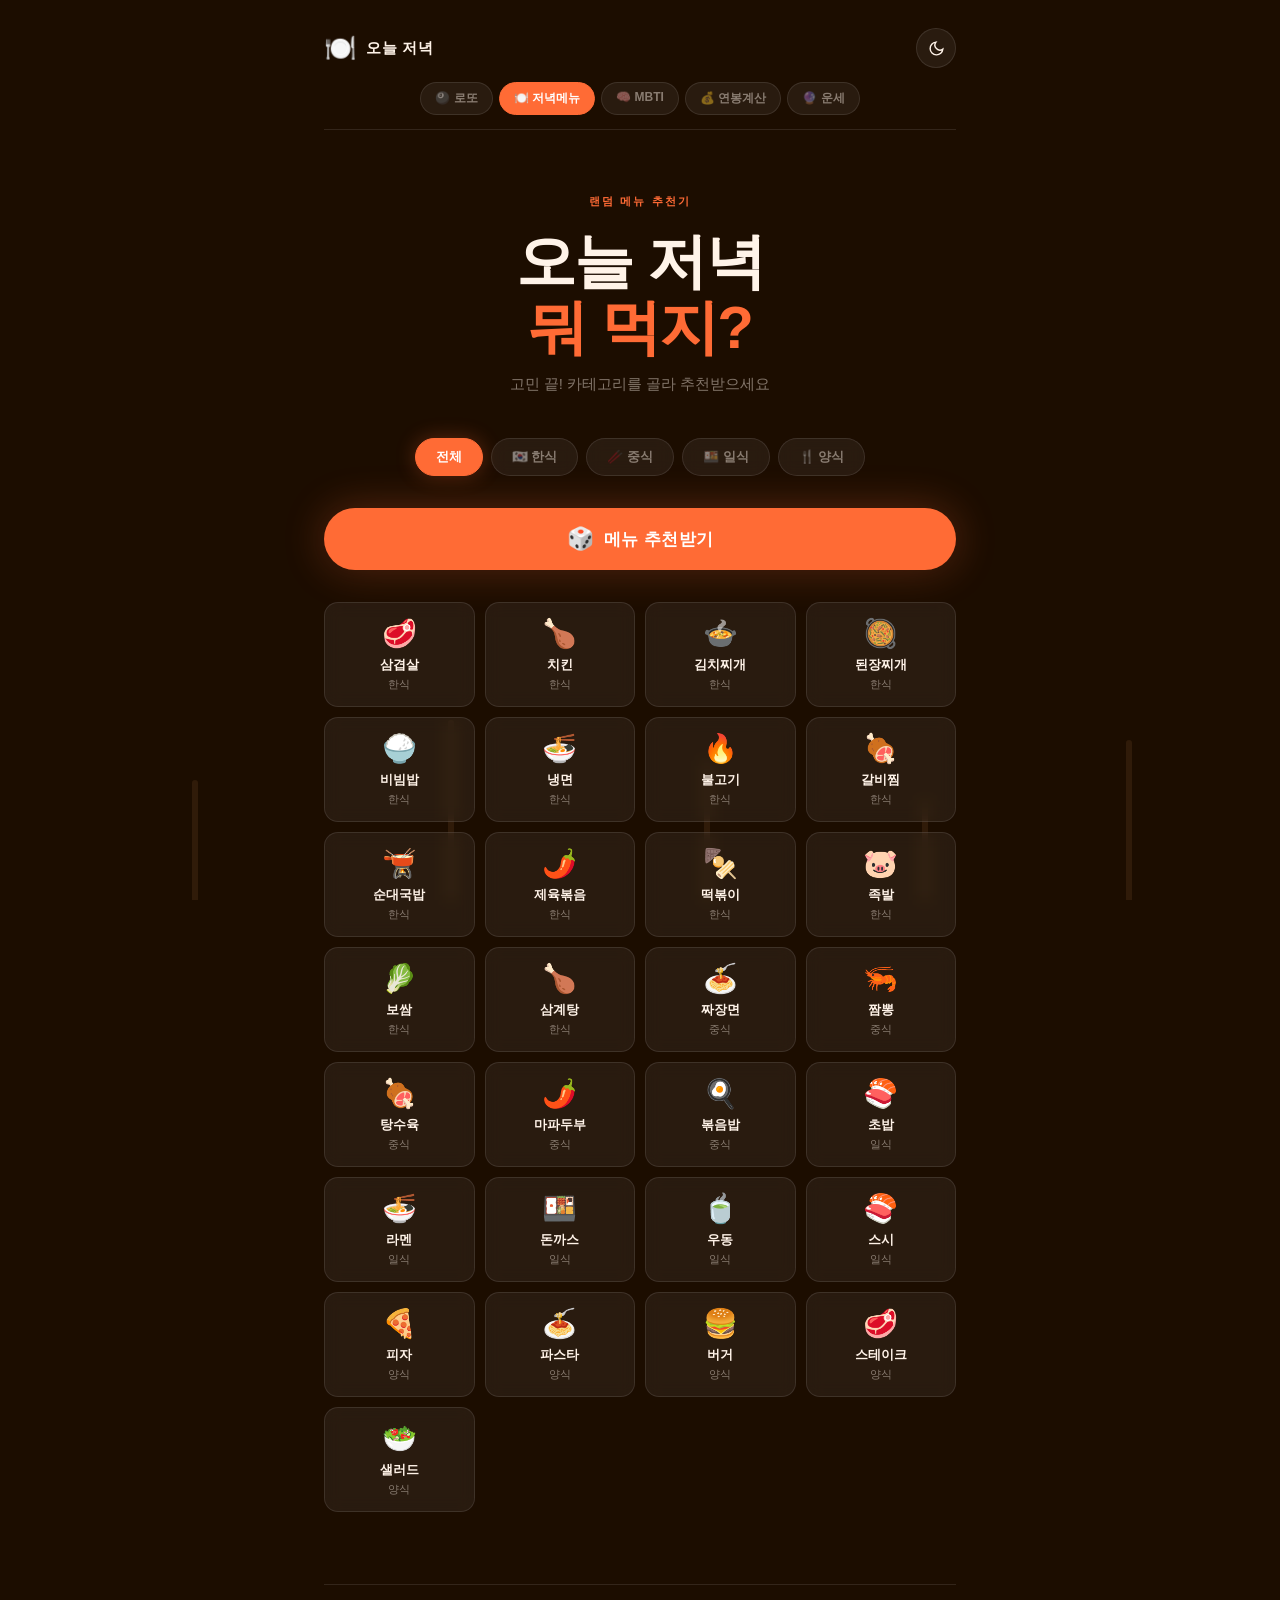
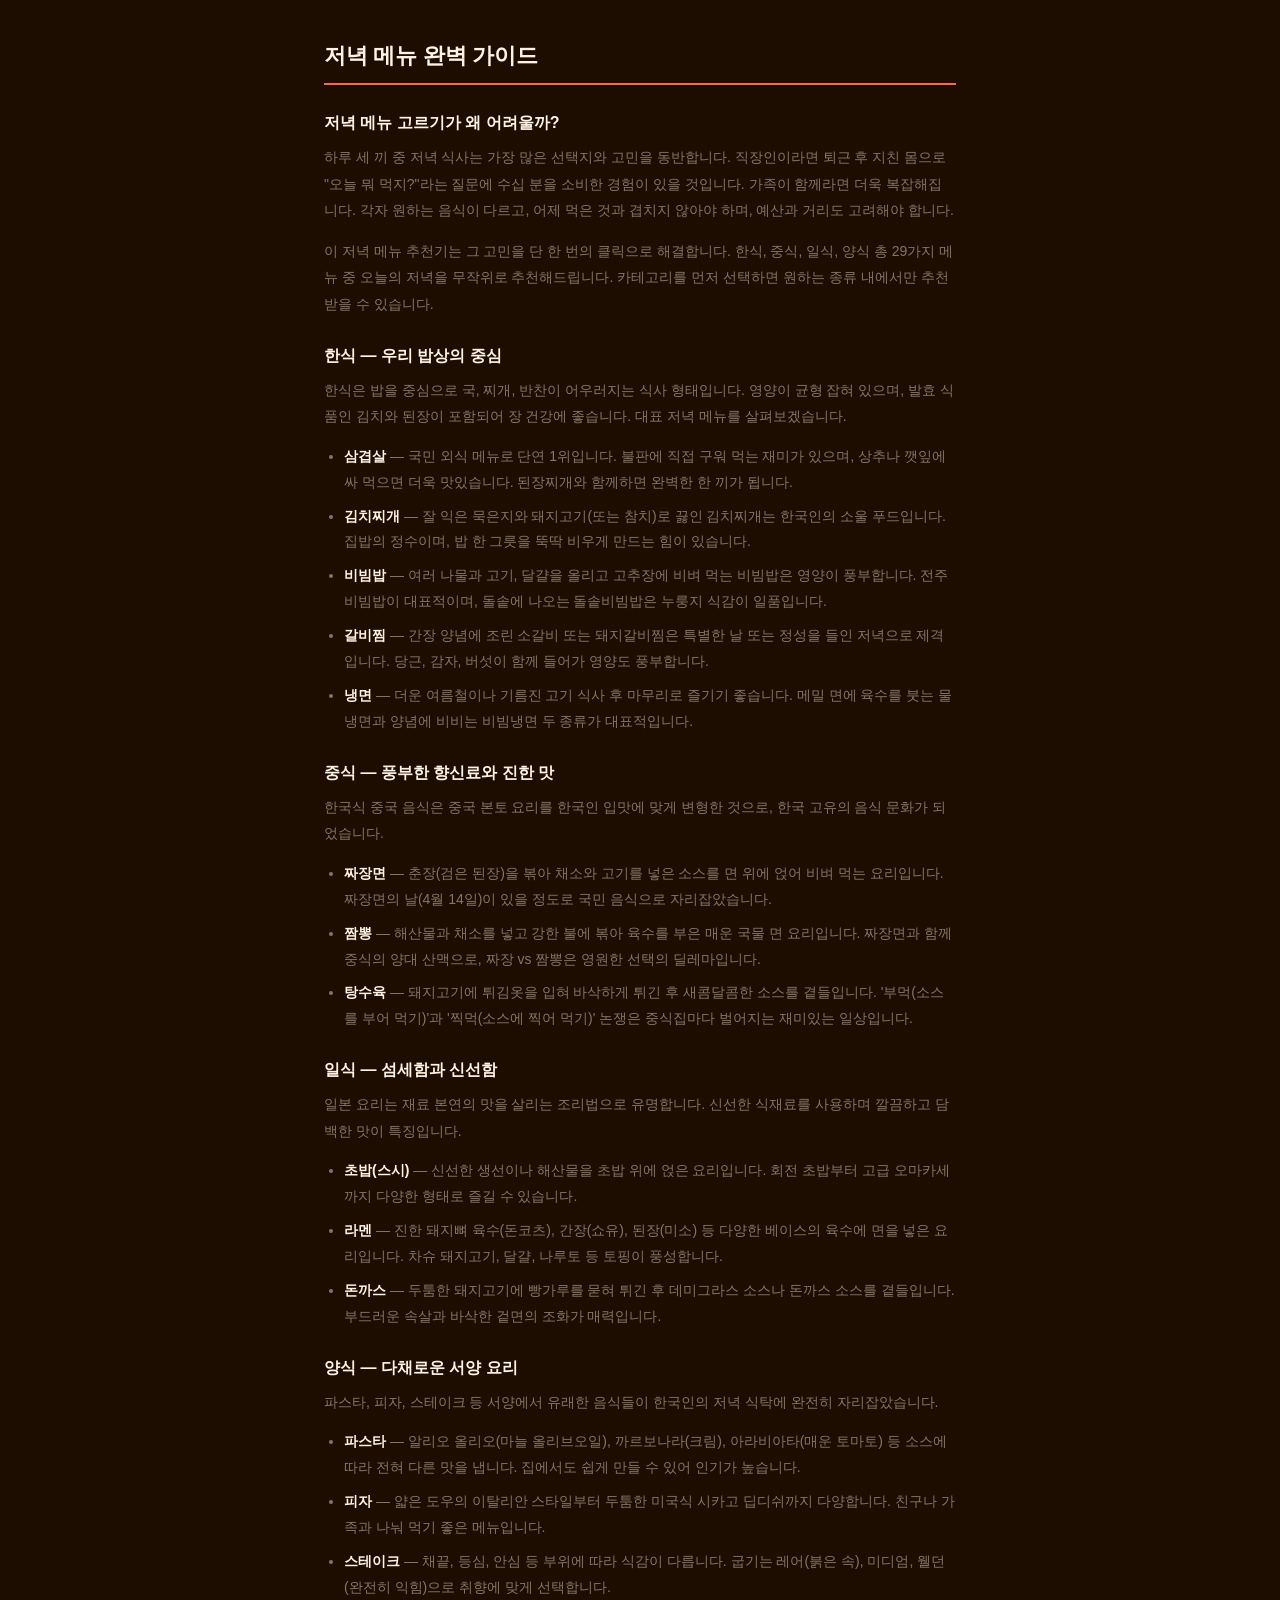
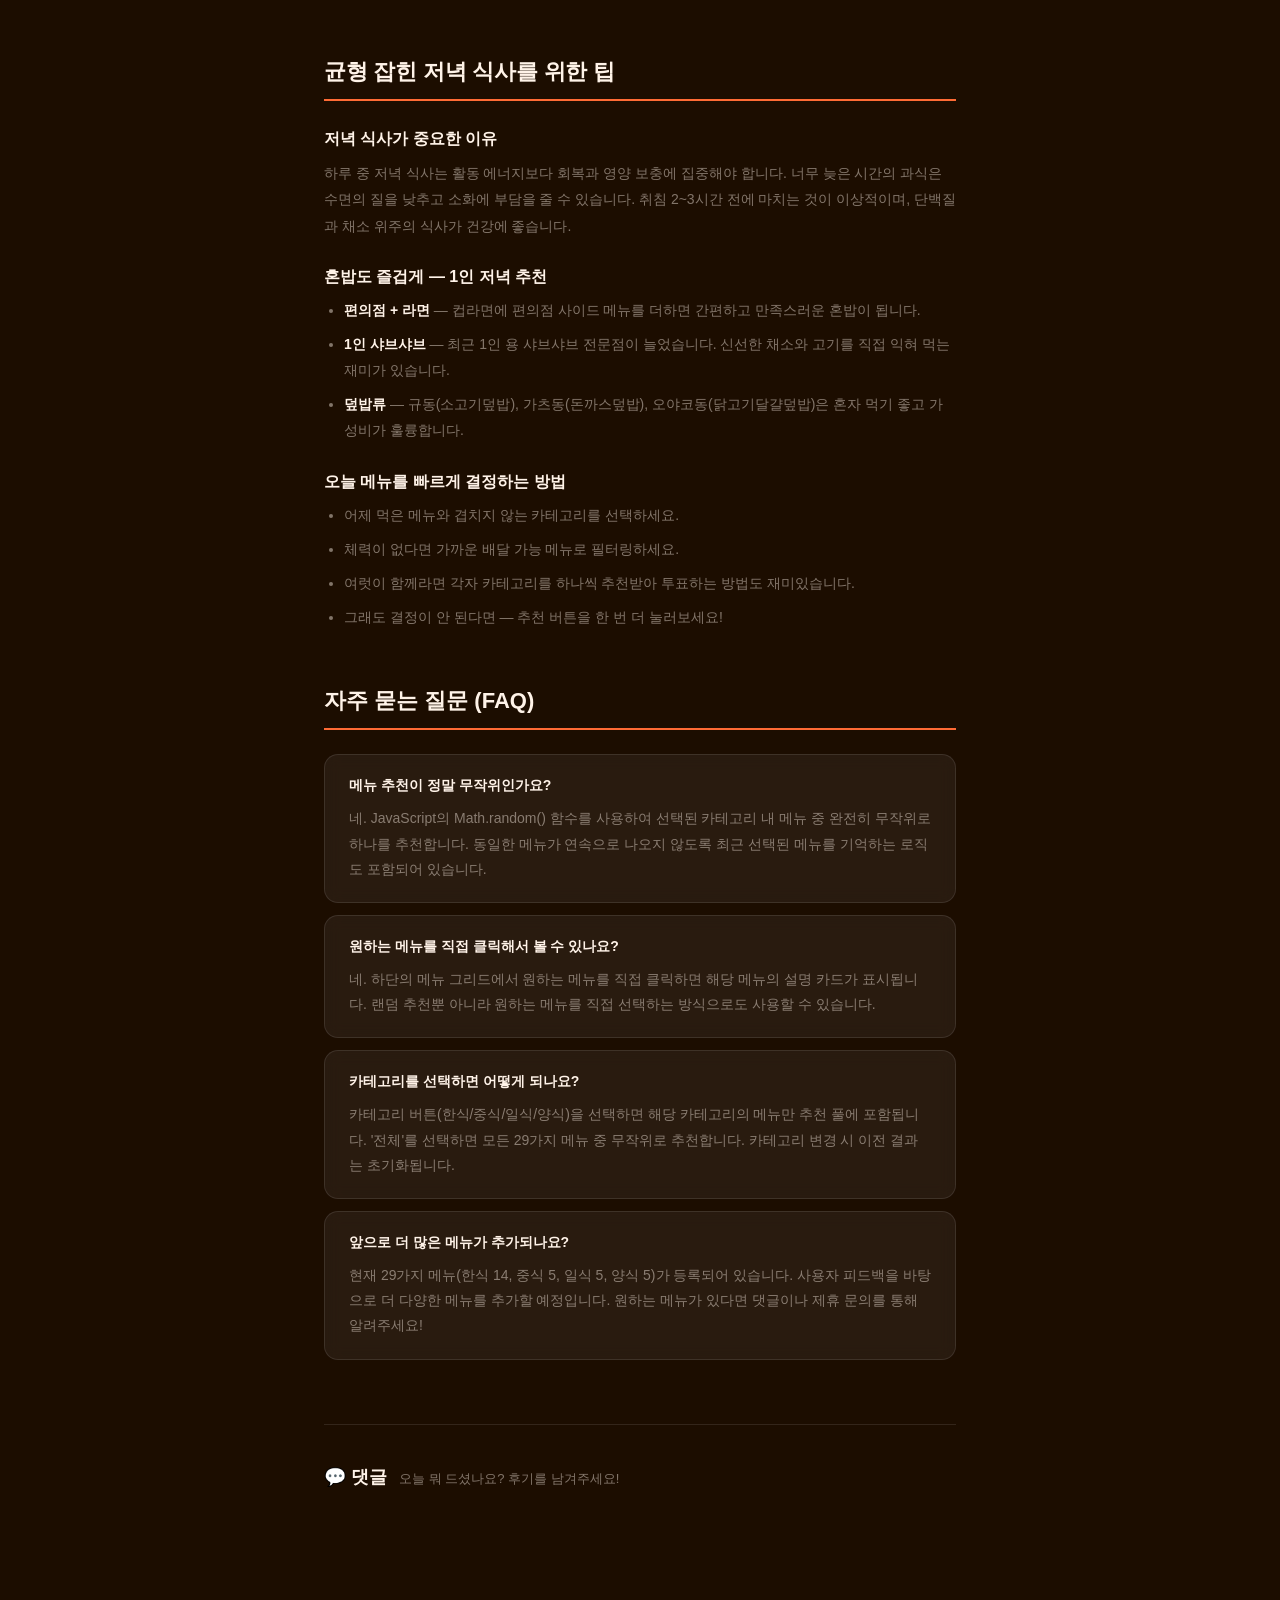
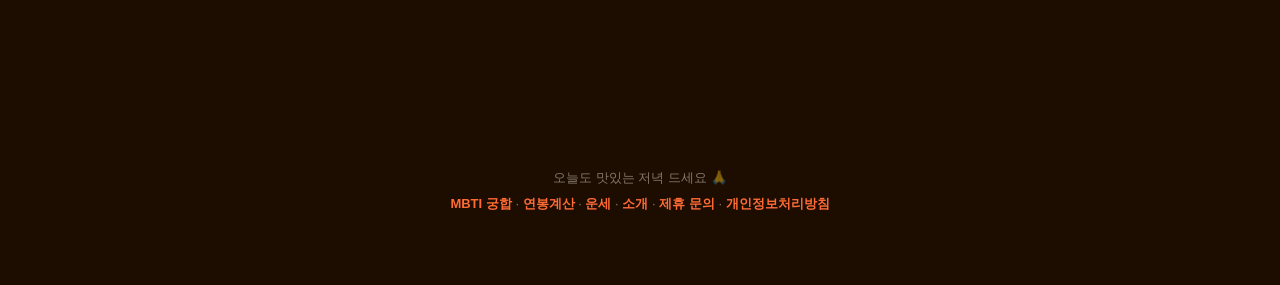
<file: menu.html>
<!DOCTYPE html>
<html lang="ko" data-theme="dark">
<head>
    <meta charset="UTF-8">
    <meta name="viewport" content="width=device-width, initial-scale=1.0">
    <title>오늘 저녁 뭐 먹지? — 랜덤 저녁 메뉴 추천기</title>
    <meta name="description" content="저녁 메뉴 고민 끝! 한식, 중식, 일식, 양식 29가지 메뉴 중 오늘의 저녁을 랜덤으로 추천해드립니다. 카테고리 필터로 원하는 종류만 골라보세요.">
    <meta name="keywords" content="저녁메뉴추천, 오늘뭐먹지, 저녁뭐먹을까, 메뉴랜덤, 한식추천, 저녁메뉴고르기">
    <link rel="stylesheet" href="menu.css">
    <meta name="google-adsense-account" content="ca-pub-8205038203255502">
    <script async src="https://pagead2.googlesyndication.com/pagead/js/adsbygoogle.js?client=ca-pub-8205038203255502"
        crossorigin="anonymous"></script>
</head>
<body>
    <div class="steam" aria-hidden="true">
        <span></span><span></span><span></span>
        <span></span><span></span>
    </div>

    <div class="layout">
        <header>
            <div class="brand">
                <span class="brand-icon">🍽️</span>
                <span class="brand-name">오늘 저녁</span>
            </div>
            <button id="theme-toggle" aria-label="테마 전환">
                <svg class="icon-sun" viewBox="0 0 24 24" fill="none" stroke="currentColor" stroke-width="2" stroke-linecap="round">
                    <circle cx="12" cy="12" r="5"/>
                    <line x1="12" y1="1" x2="12" y2="3"/><line x1="12" y1="21" x2="12" y2="23"/>
                    <line x1="4.22" y1="4.22" x2="5.64" y2="5.64"/><line x1="18.36" y1="18.36" x2="19.78" y2="19.78"/>
                    <line x1="1" y1="12" x2="3" y2="12"/><line x1="21" y1="12" x2="23" y2="12"/>
                    <line x1="4.22" y1="19.78" x2="5.64" y2="18.36"/><line x1="18.36" y1="5.64" x2="19.78" y2="4.22"/>
                </svg>
                <svg class="icon-moon" viewBox="0 0 24 24" fill="none" stroke="currentColor" stroke-width="2" stroke-linecap="round">
                    <path d="M21 12.79A9 9 0 1 1 11.21 3 7 7 0 0 0 21 12.79z"/>
                </svg>
            </button>
        </header>

        <nav class="main-nav">
            <a href="index.html">🎱 로또</a>
            <a href="menu.html" class="active">🍽️ 저녁메뉴</a>
            <a href="mbti.html">🧠 MBTI</a>
            <a href="salary.html">💰 연봉계산</a>
            <a href="fortune.html">🔮 운세</a>
        </nav>

        <main>
            <section class="hero">
                <p class="eyebrow">랜덤 메뉴 추천기</p>
                <h1>오늘 저녁<br><em>뭐 먹지?</em></h1>
                <p class="hero-sub">고민 끝! 카테고리를 골라 추천받으세요</p>
            </section>

            <div class="cat-buttons">
                <button class="cat-btn active" data-cat="전체">전체</button>
                <button class="cat-btn" data-cat="한식">🇰🇷 한식</button>
                <button class="cat-btn" data-cat="중식">🥢 중식</button>
                <button class="cat-btn" data-cat="일식">🍱 일식</button>
                <button class="cat-btn" data-cat="양식">🍴 양식</button>
            </div>

            <button id="pick-btn">
                <span class="btn-inner">
                    <span class="dice-icon">🎲</span>
                    메뉴 추천받기
                </span>
            </button>

            <div class="result-card" id="result-card" hidden>
                <div class="result-emoji" id="result-emoji"></div>
                <div class="result-name"  id="result-name"></div>
                <span class="result-badge" id="result-badge"></span>
                <p class="result-msg"    id="result-msg"></p>
                <button class="reroll-btn" id="reroll-btn">다시 추천받기 ↺</button>
            </div>

            <div class="menu-grid" id="menu-grid"></div>
        </main>

        <!-- ── 저녁 메뉴 가이드 콘텐츠 ── -->
        <section class="guide-section">

            <article class="guide-article">
                <h2>저녁 메뉴 완벽 가이드</h2>

                <h3>저녁 메뉴 고르기가 왜 어려울까?</h3>
                <p>하루 세 끼 중 저녁 식사는 가장 많은 선택지와 고민을 동반합니다. 직장인이라면 퇴근 후 지친 몸으로 "오늘 뭐 먹지?"라는 질문에 수십 분을 소비한 경험이 있을 것입니다. 가족이 함께라면 더욱 복잡해집니다. 각자 원하는 음식이 다르고, 어제 먹은 것과 겹치지 않아야 하며, 예산과 거리도 고려해야 합니다.</p>
                <p>이 저녁 메뉴 추천기는 그 고민을 단 한 번의 클릭으로 해결합니다. 한식, 중식, 일식, 양식 총 29가지 메뉴 중 오늘의 저녁을 무작위로 추천해드립니다. 카테고리를 먼저 선택하면 원하는 종류 내에서만 추천받을 수 있습니다.</p>

                <h3>한식 — 우리 밥상의 중심</h3>
                <p>한식은 밥을 중심으로 국, 찌개, 반찬이 어우러지는 식사 형태입니다. 영양이 균형 잡혀 있으며, 발효 식품인 김치와 된장이 포함되어 장 건강에 좋습니다. 대표 저녁 메뉴를 살펴보겠습니다.</p>
                <ul>
                    <li><strong>삼겹살</strong> — 국민 외식 메뉴로 단연 1위입니다. 불판에 직접 구워 먹는 재미가 있으며, 상추나 깻잎에 싸 먹으면 더욱 맛있습니다. 된장찌개와 함께하면 완벽한 한 끼가 됩니다.</li>
                    <li><strong>김치찌개</strong> — 잘 익은 묵은지와 돼지고기(또는 참치)로 끓인 김치찌개는 한국인의 소울 푸드입니다. 집밥의 정수이며, 밥 한 그릇을 뚝딱 비우게 만드는 힘이 있습니다.</li>
                    <li><strong>비빔밥</strong> — 여러 나물과 고기, 달걀을 올리고 고추장에 비벼 먹는 비빔밥은 영양이 풍부합니다. 전주비빔밥이 대표적이며, 돌솥에 나오는 돌솥비빔밥은 누룽지 식감이 일품입니다.</li>
                    <li><strong>갈비찜</strong> — 간장 양념에 조린 소갈비 또는 돼지갈비찜은 특별한 날 또는 정성을 들인 저녁으로 제격입니다. 당근, 감자, 버섯이 함께 들어가 영양도 풍부합니다.</li>
                    <li><strong>냉면</strong> — 더운 여름철이나 기름진 고기 식사 후 마무리로 즐기기 좋습니다. 메밀 면에 육수를 붓는 물냉면과 양념에 비비는 비빔냉면 두 종류가 대표적입니다.</li>
                </ul>

                <h3>중식 — 풍부한 향신료와 진한 맛</h3>
                <p>한국식 중국 음식은 중국 본토 요리를 한국인 입맛에 맞게 변형한 것으로, 한국 고유의 음식 문화가 되었습니다.</p>
                <ul>
                    <li><strong>짜장면</strong> — 춘장(검은 된장)을 볶아 채소와 고기를 넣은 소스를 면 위에 얹어 비벼 먹는 요리입니다. 짜장면의 날(4월 14일)이 있을 정도로 국민 음식으로 자리잡았습니다.</li>
                    <li><strong>짬뽕</strong> — 해산물과 채소를 넣고 강한 불에 볶아 육수를 부은 매운 국물 면 요리입니다. 짜장면과 함께 중식의 양대 산맥으로, 짜장 vs 짬뽕은 영원한 선택의 딜레마입니다.</li>
                    <li><strong>탕수육</strong> — 돼지고기에 튀김옷을 입혀 바삭하게 튀긴 후 새콤달콤한 소스를 곁들입니다. '부먹(소스를 부어 먹기)'과 '찍먹(소스에 찍어 먹기)' 논쟁은 중식집마다 벌어지는 재미있는 일상입니다.</li>
                </ul>

                <h3>일식 — 섬세함과 신선함</h3>
                <p>일본 요리는 재료 본연의 맛을 살리는 조리법으로 유명합니다. 신선한 식재료를 사용하며 깔끔하고 담백한 맛이 특징입니다.</p>
                <ul>
                    <li><strong>초밥(스시)</strong> — 신선한 생선이나 해산물을 초밥 위에 얹은 요리입니다. 회전 초밥부터 고급 오마카세까지 다양한 형태로 즐길 수 있습니다.</li>
                    <li><strong>라멘</strong> — 진한 돼지뼈 육수(돈코츠), 간장(쇼유), 된장(미소) 등 다양한 베이스의 육수에 면을 넣은 요리입니다. 차슈 돼지고기, 달걀, 나루토 등 토핑이 풍성합니다.</li>
                    <li><strong>돈까스</strong> — 두툼한 돼지고기에 빵가루를 묻혀 튀긴 후 데미그라스 소스나 돈까스 소스를 곁들입니다. 부드러운 속살과 바삭한 겉면의 조화가 매력입니다.</li>
                </ul>

                <h3>양식 — 다채로운 서양 요리</h3>
                <p>파스타, 피자, 스테이크 등 서양에서 유래한 음식들이 한국인의 저녁 식탁에 완전히 자리잡았습니다.</p>
                <ul>
                    <li><strong>파스타</strong> — 알리오 올리오(마늘 올리브오일), 까르보나라(크림), 아라비아타(매운 토마토) 등 소스에 따라 전혀 다른 맛을 냅니다. 집에서도 쉽게 만들 수 있어 인기가 높습니다.</li>
                    <li><strong>피자</strong> — 얇은 도우의 이탈리안 스타일부터 두툼한 미국식 시카고 딥디쉬까지 다양합니다. 친구나 가족과 나눠 먹기 좋은 메뉴입니다.</li>
                    <li><strong>스테이크</strong> — 채끝, 등심, 안심 등 부위에 따라 식감이 다릅니다. 굽기는 레어(붉은 속), 미디엄, 웰던(완전히 익힘)으로 취향에 맞게 선택합니다.</li>
                </ul>
            </article>

            <article class="guide-article">
                <h2>균형 잡힌 저녁 식사를 위한 팁</h2>

                <h3>저녁 식사가 중요한 이유</h3>
                <p>하루 중 저녁 식사는 활동 에너지보다 회복과 영양 보충에 집중해야 합니다. 너무 늦은 시간의 과식은 수면의 질을 낮추고 소화에 부담을 줄 수 있습니다. 취침 2~3시간 전에 마치는 것이 이상적이며, 단백질과 채소 위주의 식사가 건강에 좋습니다.</p>

                <h3>혼밥도 즐겁게 — 1인 저녁 추천</h3>
                <ul>
                    <li><strong>편의점 + 라면</strong> — 컵라면에 편의점 사이드 메뉴를 더하면 간편하고 만족스러운 혼밥이 됩니다.</li>
                    <li><strong>1인 샤브샤브</strong> — 최근 1인 용 샤브샤브 전문점이 늘었습니다. 신선한 채소와 고기를 직접 익혀 먹는 재미가 있습니다.</li>
                    <li><strong>덮밥류</strong> — 규동(소고기덮밥), 가츠동(돈까스덮밥), 오야코동(닭고기달걀덮밥)은 혼자 먹기 좋고 가성비가 훌륭합니다.</li>
                </ul>

                <h3>오늘 메뉴를 빠르게 결정하는 방법</h3>
                <ul>
                    <li>어제 먹은 메뉴와 겹치지 않는 카테고리를 선택하세요.</li>
                    <li>체력이 없다면 가까운 배달 가능 메뉴로 필터링하세요.</li>
                    <li>여럿이 함께라면 각자 카테고리를 하나씩 추천받아 투표하는 방법도 재미있습니다.</li>
                    <li>그래도 결정이 안 된다면 — 추천 버튼을 한 번 더 눌러보세요!</li>
                </ul>
            </article>

            <section class="faq-section">
                <h2>자주 묻는 질문 (FAQ)</h2>
                <div class="faq-item">
                    <h3>메뉴 추천이 정말 무작위인가요?</h3>
                    <p>네. JavaScript의 Math.random() 함수를 사용하여 선택된 카테고리 내 메뉴 중 완전히 무작위로 하나를 추천합니다. 동일한 메뉴가 연속으로 나오지 않도록 최근 선택된 메뉴를 기억하는 로직도 포함되어 있습니다.</p>
                </div>
                <div class="faq-item">
                    <h3>원하는 메뉴를 직접 클릭해서 볼 수 있나요?</h3>
                    <p>네. 하단의 메뉴 그리드에서 원하는 메뉴를 직접 클릭하면 해당 메뉴의 설명 카드가 표시됩니다. 랜덤 추천뿐 아니라 원하는 메뉴를 직접 선택하는 방식으로도 사용할 수 있습니다.</p>
                </div>
                <div class="faq-item">
                    <h3>카테고리를 선택하면 어떻게 되나요?</h3>
                    <p>카테고리 버튼(한식/중식/일식/양식)을 선택하면 해당 카테고리의 메뉴만 추천 풀에 포함됩니다. '전체'를 선택하면 모든 29가지 메뉴 중 무작위로 추천합니다. 카테고리 변경 시 이전 결과는 초기화됩니다.</p>
                </div>
                <div class="faq-item">
                    <h3>앞으로 더 많은 메뉴가 추가되나요?</h3>
                    <p>현재 29가지 메뉴(한식 14, 중식 5, 일식 5, 양식 5)가 등록되어 있습니다. 사용자 피드백을 바탕으로 더 다양한 메뉴를 추가할 예정입니다. 원하는 메뉴가 있다면 댓글이나 제휴 문의를 통해 알려주세요!</p>
                </div>
            </section>

        </section>

        <section class="comments-wrap">
            <div class="comments-header">
                <span class="comments-title">💬 댓글</span>
                <span class="comments-sub">오늘 뭐 드셨나요? 후기를 남겨주세요!</span>
            </div>
            <div id="disqus_thread"></div>
        </section>

        <footer>
            <p>오늘도 맛있는 저녁 드세요 🙏</p>
            <p style="margin-top:8px">
                <a href="mbti.html" class="footer-link">MBTI 궁합</a> ·
                <a href="salary.html" class="footer-link">연봉계산</a> ·
                <a href="fortune.html" class="footer-link">운세</a> ·
                <a href="about.html" class="footer-link">소개</a> ·
                <a href="contact.html" class="footer-link">제휴 문의</a> ·
                <a href="privacy.html" class="footer-link">개인정보처리방침</a>
            </p>
        </footer>
    </div>

    <script src="menu.js"></script>
    <script>
        var disqus_config = function () {
            this.page.url        = 'https://kdsn87-greed.github.io/product-1/menu.html';
            this.page.identifier = 'menu-picker';
        };
        (function() {
            var d = document, s = d.createElement('script');
            s.src = 'https://greedkorean.disqus.com/embed.js';
            s.setAttribute('data-timestamp', +new Date());
            (d.head || d.body).appendChild(s);
        })();
    </script>
    <noscript>댓글을 보려면 <a href="https://disqus.com/?ref_noscript">JavaScript를 활성화</a>해주세요.</noscript>
</body>
</html>
</file>
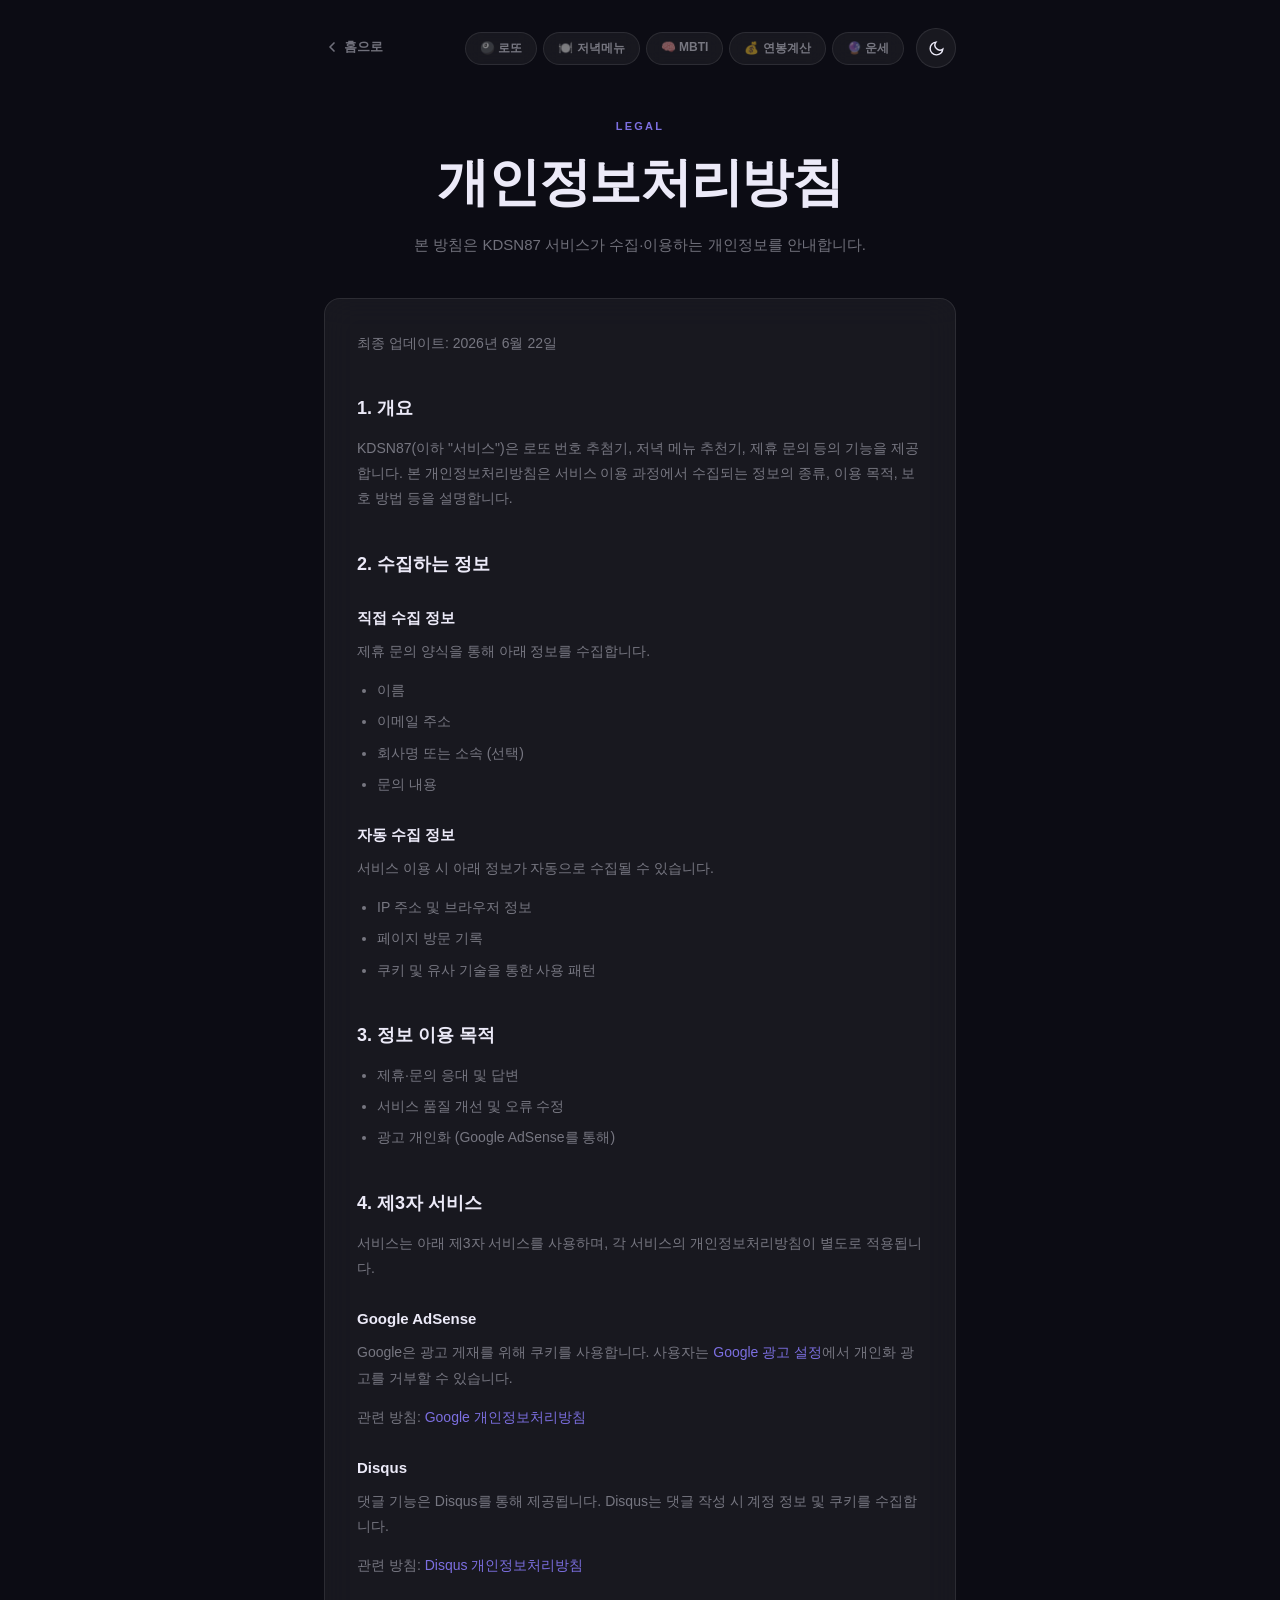
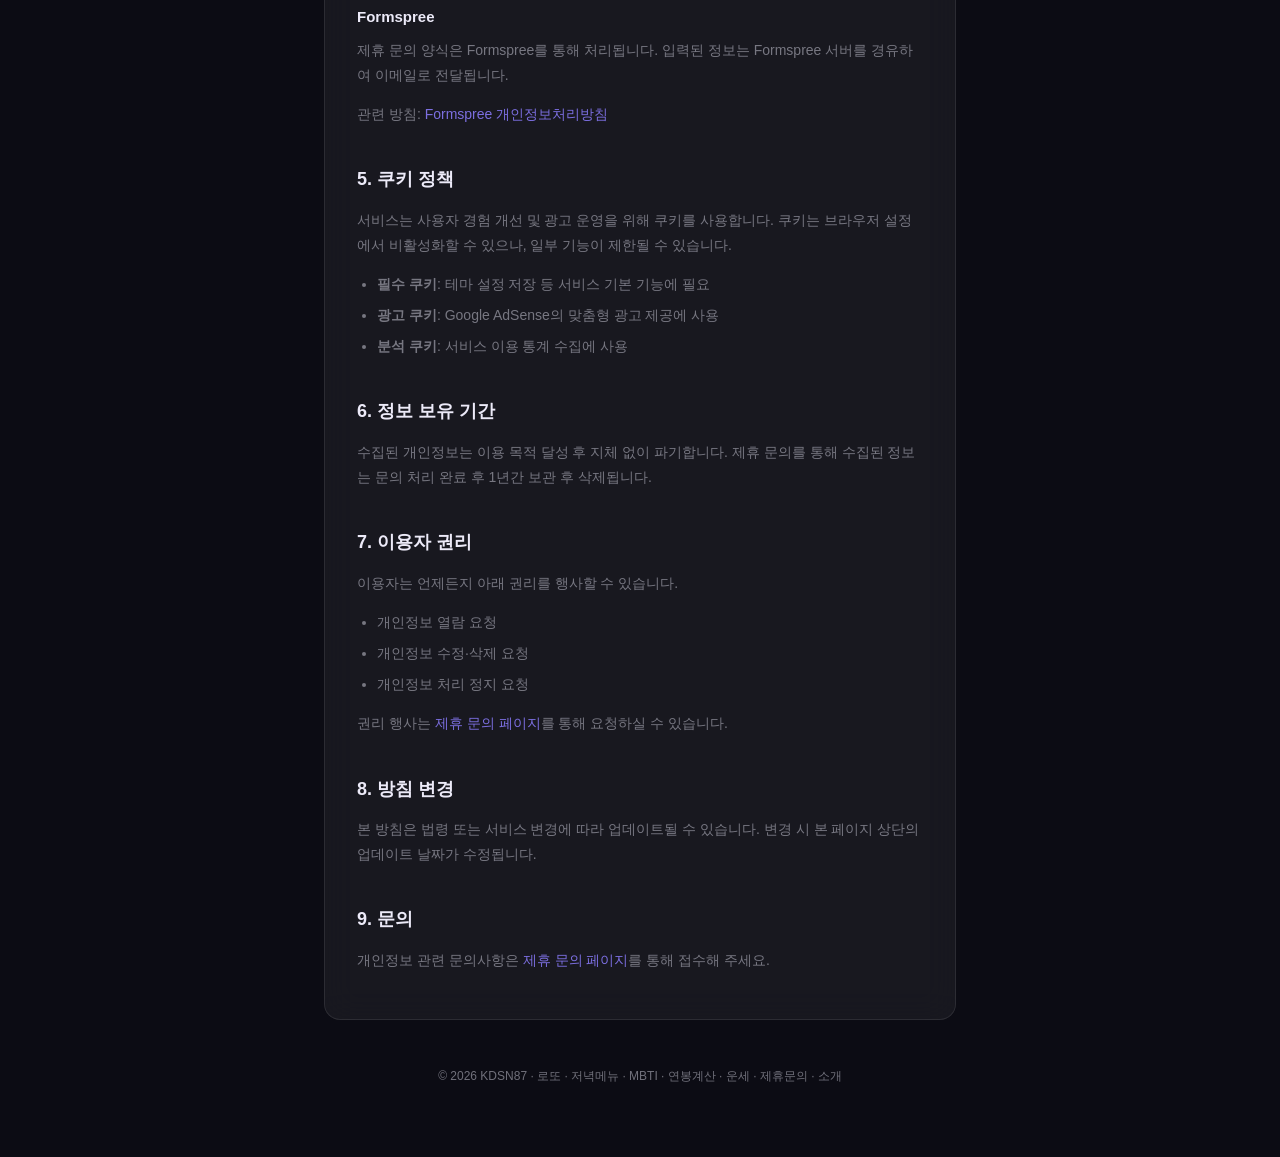
<file: privacy.html>
<!DOCTYPE html>
<html lang="ko" data-theme="dark">
<head>
    <meta charset="UTF-8">
    <meta name="viewport" content="width=device-width, initial-scale=1.0">
    <title>개인정보처리방침 — KDSN87</title>
    <meta name="description" content="KDSN87 서비스의 개인정보처리방침입니다. 수집하는 정보, 이용 목적, 제3자 제공 등을 안내합니다.">
    <meta name="google-adsense-account" content="ca-pub-8205038203255502">
    <script async src="https://pagead2.googlesyndication.com/pagead/js/adsbygoogle.js?client=ca-pub-8205038203255502"
        crossorigin="anonymous"></script>
    <link rel="stylesheet" href="contact.css">
    <style>
        .prose { line-height: 1.8; color: var(--text); }
        .prose h2 { font-size: 18px; font-weight: 800; margin: 36px 0 12px; color: var(--text); }
        .prose h3 { font-size: 15px; font-weight: 700; margin: 24px 0 8px; color: var(--text); }
        .prose p  { font-size: 14px; color: var(--text-dim); margin-bottom: 14px; }
        .prose ul { font-size: 14px; color: var(--text-dim); padding-left: 20px; margin-bottom: 14px; }
        .prose ul li { margin-bottom: 6px; }
        .prose a  { color: var(--accent); text-decoration: none; }
        .prose a:hover { text-decoration: underline; }
        .card { background: var(--surface); border: 1px solid var(--surface-b); border-radius: 16px; padding: 32px; backdrop-filter: blur(16px); }
        .updated { font-size: 12px; color: var(--text-dim); margin-bottom: 28px; }
    </style>
</head>
<body>
    <div class="layout">
        <header>
            <div class="header-left">
                <a href="index.html" class="back-link">
                    <svg viewBox="0 0 24 24" fill="none" stroke="currentColor" stroke-width="2.5" stroke-linecap="round" stroke-linejoin="round"><polyline points="15 18 9 12 15 6"/></svg>
                    홈으로
                </a>
            </div>
            <nav class="site-nav">
                <a href="index.html">🎱 로또</a>
                <a href="menu.html">🍽️ 저녁메뉴</a>
                <a href="mbti.html">🧠 MBTI</a>
                <a href="salary.html">💰 연봉계산</a>
                <a href="fortune.html">🔮 운세</a>
            </nav>
            <button id="theme-toggle" aria-label="테마 전환">
                <svg class="icon-sun" viewBox="0 0 24 24" fill="none" stroke="currentColor" stroke-width="2" stroke-linecap="round">
                    <circle cx="12" cy="12" r="5"/>
                    <line x1="12" y1="1" x2="12" y2="3"/><line x1="12" y1="21" x2="12" y2="23"/>
                    <line x1="4.22" y1="4.22" x2="5.64" y2="5.64"/><line x1="18.36" y1="18.36" x2="19.78" y2="19.78"/>
                    <line x1="1" y1="12" x2="3" y2="12"/><line x1="21" y1="12" x2="23" y2="12"/>
                    <line x1="4.22" y1="19.78" x2="5.64" y2="18.36"/><line x1="18.36" y1="5.64" x2="19.78" y2="4.22"/>
                </svg>
                <svg class="icon-moon" viewBox="0 0 24 24" fill="none" stroke="currentColor" stroke-width="2" stroke-linecap="round">
                    <path d="M21 12.79A9 9 0 1 1 11.21 3 7 7 0 0 0 21 12.79z"/>
                </svg>
            </button>
        </header>

        <main>
            <section class="hero">
                <p class="eyebrow">Legal</p>
                <h1>개인정보처리방침</h1>
                <p class="hero-sub">본 방침은 KDSN87 서비스가 수집·이용하는 개인정보를 안내합니다.</p>
            </section>

            <div class="card prose">
                <p class="updated">최종 업데이트: 2026년 6월 22일</p>

                <h2>1. 개요</h2>
                <p>KDSN87(이하 "서비스")은 로또 번호 추첨기, 저녁 메뉴 추천기, 제휴 문의 등의 기능을 제공합니다. 본 개인정보처리방침은 서비스 이용 과정에서 수집되는 정보의 종류, 이용 목적, 보호 방법 등을 설명합니다.</p>

                <h2>2. 수집하는 정보</h2>
                <h3>직접 수집 정보</h3>
                <p>제휴 문의 양식을 통해 아래 정보를 수집합니다.</p>
                <ul>
                    <li>이름</li>
                    <li>이메일 주소</li>
                    <li>회사명 또는 소속 (선택)</li>
                    <li>문의 내용</li>
                </ul>

                <h3>자동 수집 정보</h3>
                <p>서비스 이용 시 아래 정보가 자동으로 수집될 수 있습니다.</p>
                <ul>
                    <li>IP 주소 및 브라우저 정보</li>
                    <li>페이지 방문 기록</li>
                    <li>쿠키 및 유사 기술을 통한 사용 패턴</li>
                </ul>

                <h2>3. 정보 이용 목적</h2>
                <ul>
                    <li>제휴·문의 응대 및 답변</li>
                    <li>서비스 품질 개선 및 오류 수정</li>
                    <li>광고 개인화 (Google AdSense를 통해)</li>
                </ul>

                <h2>4. 제3자 서비스</h2>
                <p>서비스는 아래 제3자 서비스를 사용하며, 각 서비스의 개인정보처리방침이 별도로 적용됩니다.</p>

                <h3>Google AdSense</h3>
                <p>Google은 광고 게재를 위해 쿠키를 사용합니다. 사용자는 <a href="https://www.google.com/settings/ads" target="_blank" rel="noopener">Google 광고 설정</a>에서 개인화 광고를 거부할 수 있습니다.</p>
                <p>관련 방침: <a href="https://policies.google.com/privacy" target="_blank" rel="noopener">Google 개인정보처리방침</a></p>

                <h3>Disqus</h3>
                <p>댓글 기능은 Disqus를 통해 제공됩니다. Disqus는 댓글 작성 시 계정 정보 및 쿠키를 수집합니다.</p>
                <p>관련 방침: <a href="https://help.disqus.com/en/articles/1717103-disqus-privacy-policy" target="_blank" rel="noopener">Disqus 개인정보처리방침</a></p>

                <h3>Formspree</h3>
                <p>제휴 문의 양식은 Formspree를 통해 처리됩니다. 입력된 정보는 Formspree 서버를 경유하여 이메일로 전달됩니다.</p>
                <p>관련 방침: <a href="https://formspree.io/legal/privacy-policy" target="_blank" rel="noopener">Formspree 개인정보처리방침</a></p>

                <h2>5. 쿠키 정책</h2>
                <p>서비스는 사용자 경험 개선 및 광고 운영을 위해 쿠키를 사용합니다. 쿠키는 브라우저 설정에서 비활성화할 수 있으나, 일부 기능이 제한될 수 있습니다.</p>
                <ul>
                    <li><strong>필수 쿠키</strong>: 테마 설정 저장 등 서비스 기본 기능에 필요</li>
                    <li><strong>광고 쿠키</strong>: Google AdSense의 맞춤형 광고 제공에 사용</li>
                    <li><strong>분석 쿠키</strong>: 서비스 이용 통계 수집에 사용</li>
                </ul>

                <h2>6. 정보 보유 기간</h2>
                <p>수집된 개인정보는 이용 목적 달성 후 지체 없이 파기합니다. 제휴 문의를 통해 수집된 정보는 문의 처리 완료 후 1년간 보관 후 삭제됩니다.</p>

                <h2>7. 이용자 권리</h2>
                <p>이용자는 언제든지 아래 권리를 행사할 수 있습니다.</p>
                <ul>
                    <li>개인정보 열람 요청</li>
                    <li>개인정보 수정·삭제 요청</li>
                    <li>개인정보 처리 정지 요청</li>
                </ul>
                <p>권리 행사는 <a href="contact.html">제휴 문의 페이지</a>를 통해 요청하실 수 있습니다.</p>

                <h2>8. 방침 변경</h2>
                <p>본 방침은 법령 또는 서비스 변경에 따라 업데이트될 수 있습니다. 변경 시 본 페이지 상단의 업데이트 날짜가 수정됩니다.</p>

                <h2>9. 문의</h2>
                <p>개인정보 관련 문의사항은 <a href="contact.html">제휴 문의 페이지</a>를 통해 접수해 주세요.</p>
            </div>
        </main>

        <footer>
            <p>© 2026 KDSN87 · <a href="index.html">로또</a> · <a href="menu.html">저녁메뉴</a> · <a href="mbti.html">MBTI</a> · <a href="salary.html">연봉계산</a> · <a href="fortune.html">운세</a> · <a href="contact.html">제휴문의</a> · <a href="about.html">소개</a></p>
        </footer>
    </div>
    <script>
        const html = document.documentElement;
        const toggle = document.getElementById('theme-toggle');
        html.setAttribute('data-theme', localStorage.getItem('theme') || 'dark');
        toggle.addEventListener('click', () => {
            const next = html.getAttribute('data-theme') === 'dark' ? 'light' : 'dark';
            html.setAttribute('data-theme', next);
            localStorage.setItem('theme', next);
        });
    </script>
</body>
</html>
</file>
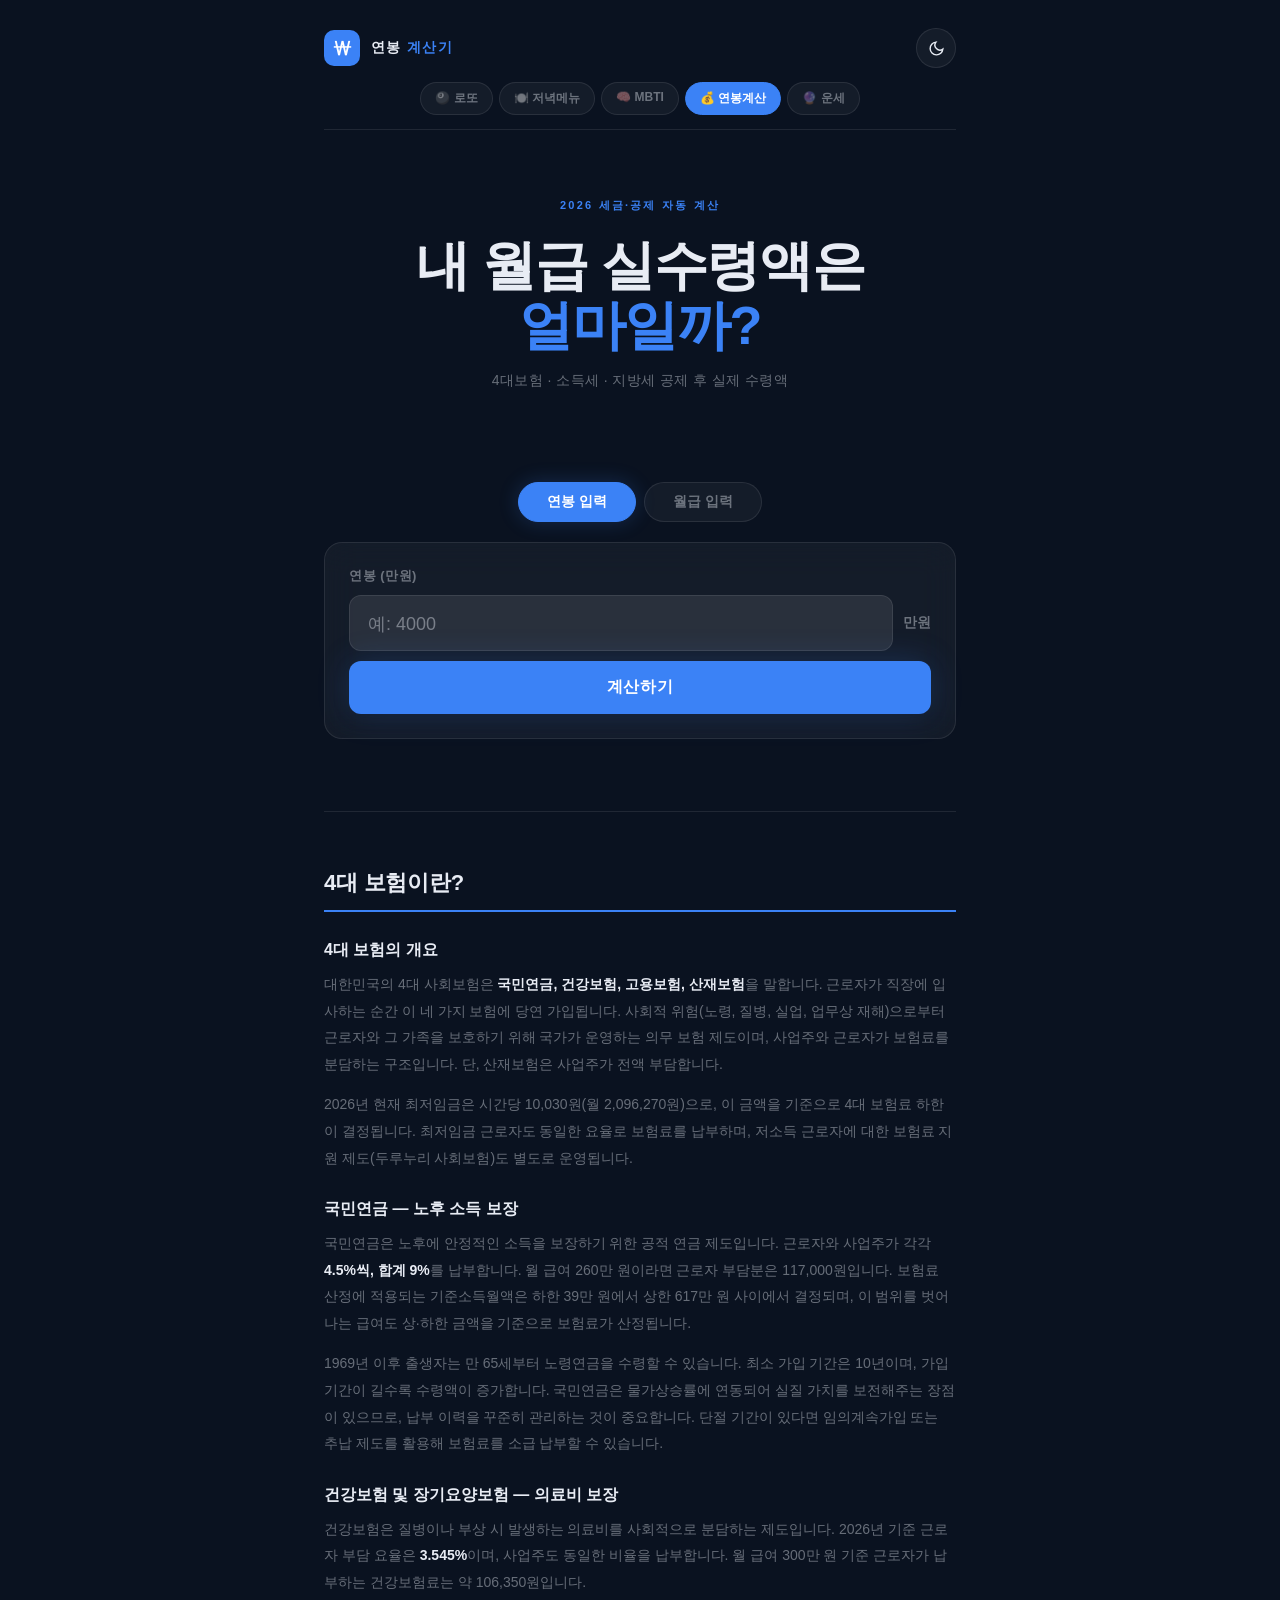
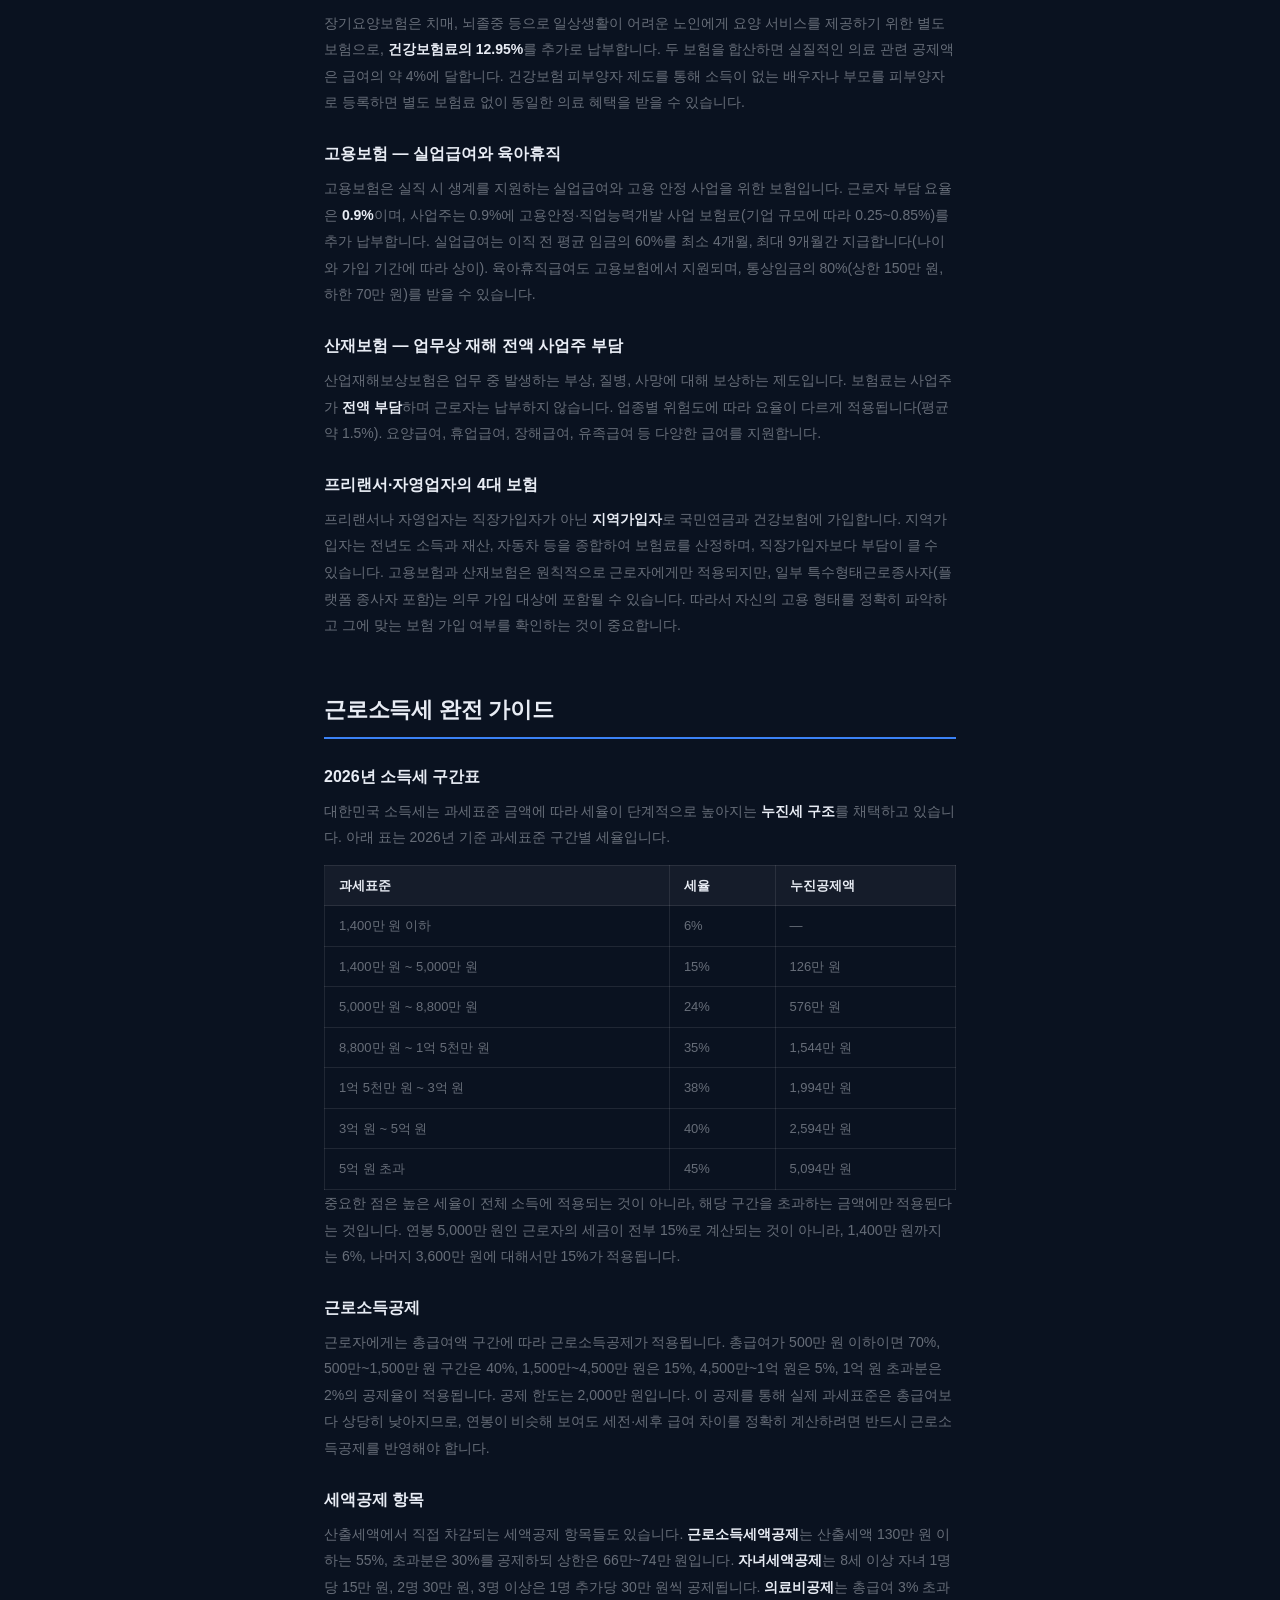
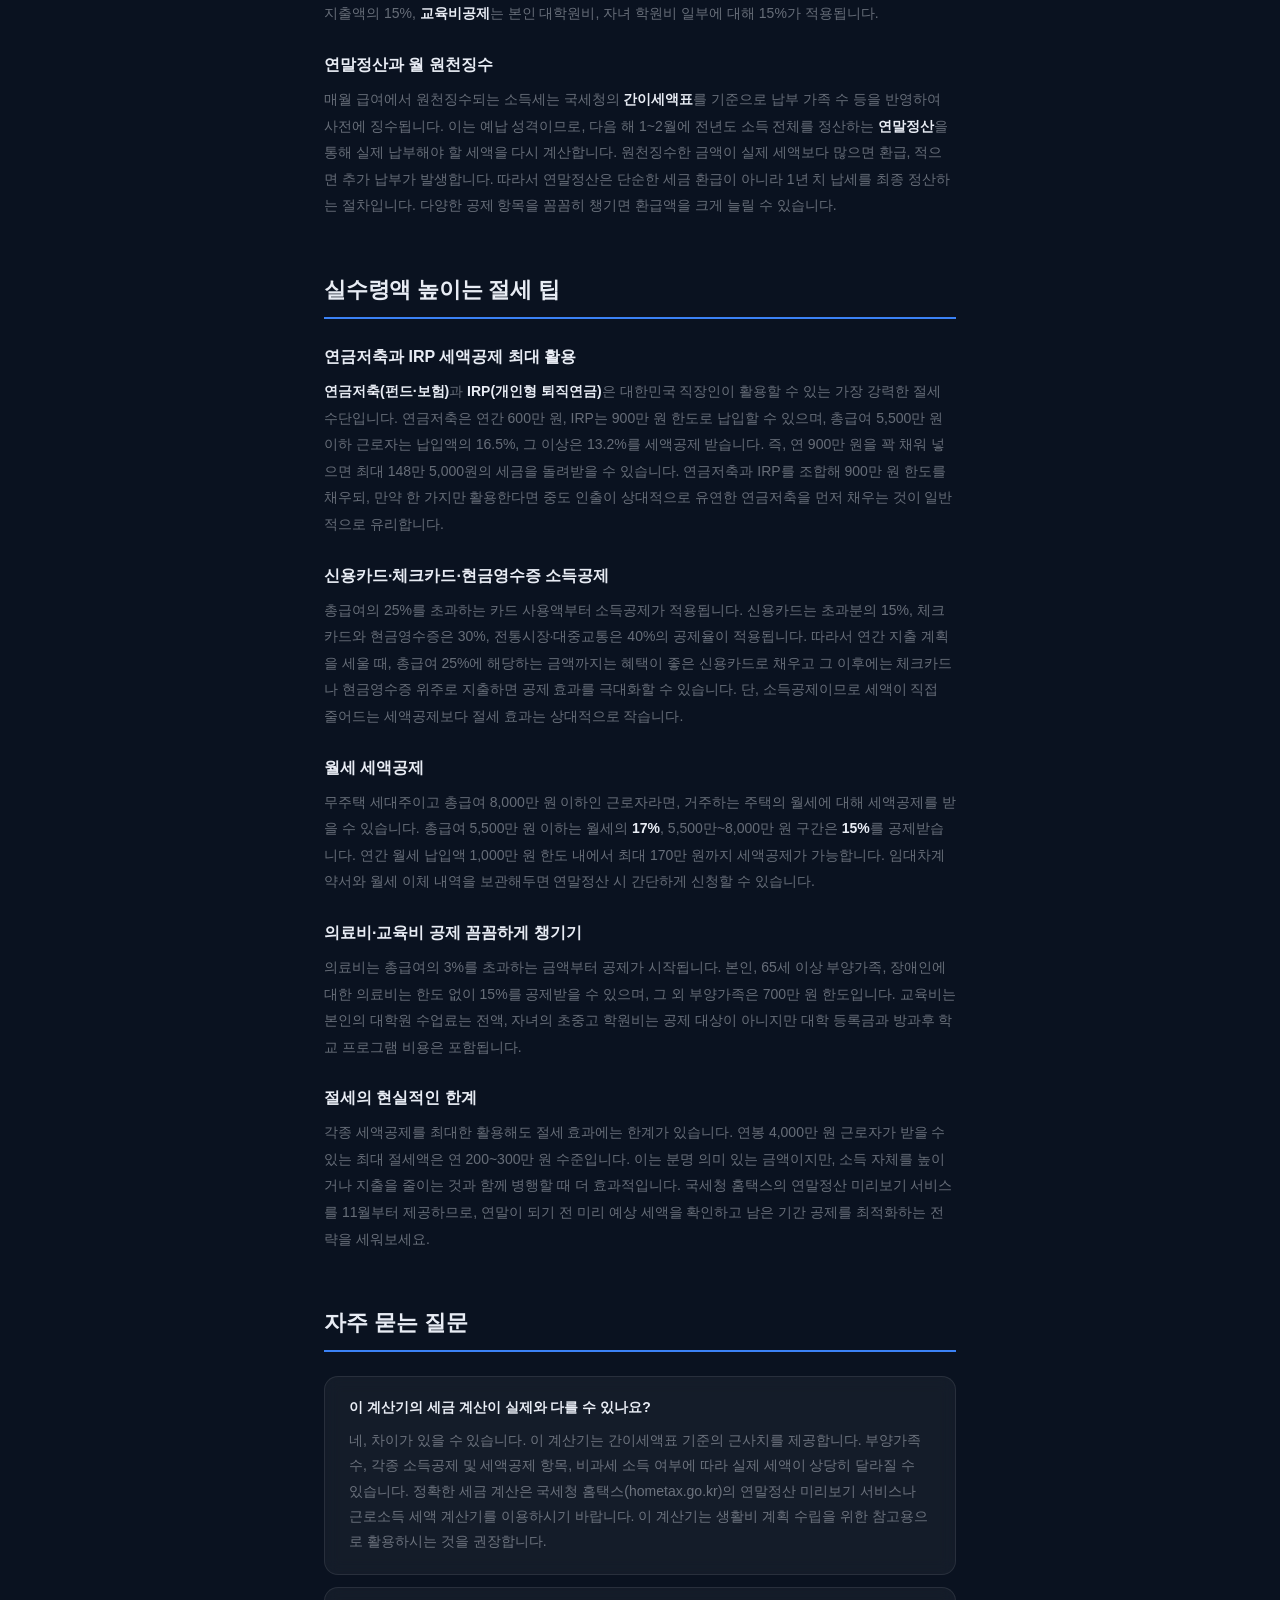
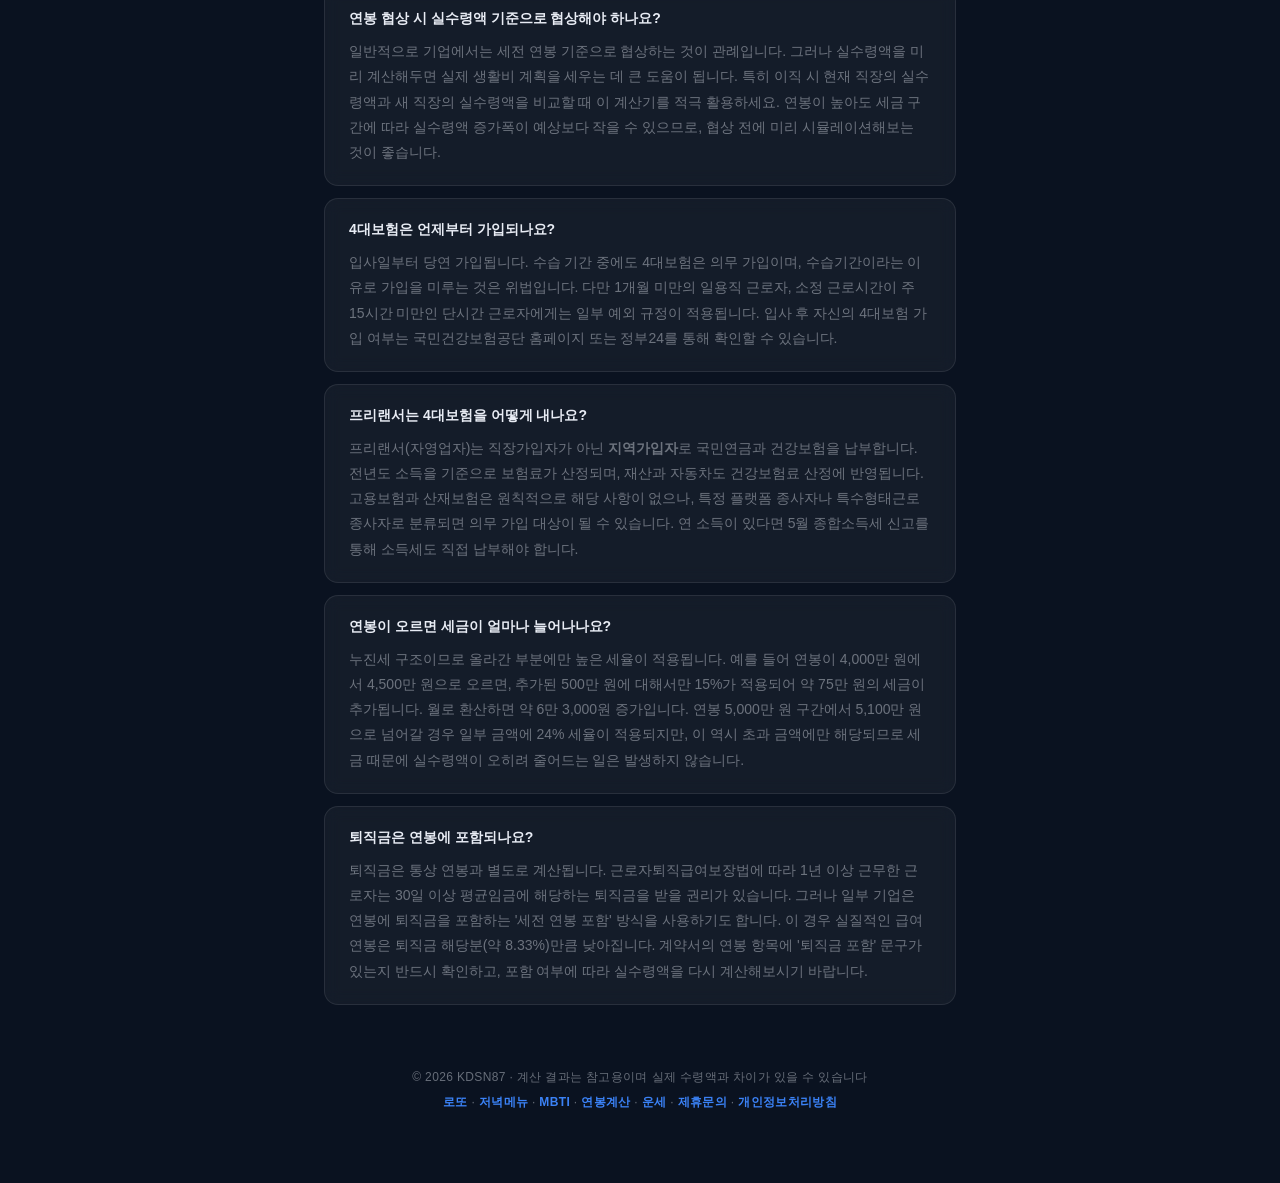
<file: salary.html>
<!DOCTYPE html>
<html lang="ko" data-theme="dark">
<head>
    <meta charset="UTF-8">
    <meta name="viewport" content="width=device-width, initial-scale=1.0">
    <title>연봉 실수령액 계산기 2026 — 4대보험·세금 공제 후 월급</title>
    <meta name="description" content="2026년 연봉 실수령액 계산기. 국민연금, 건강보험, 고용보험, 소득세 등 4대보험과 세금을 공제한 실제 월 수령액을 계산합니다.">
    <meta name="keywords" content="연봉계산기, 실수령액, 4대보험계산, 월급계산기, 세금계산, 국민연금, 건강보험, 소득세">
    <meta name="google-adsense-account" content="ca-pub-8205038203255502">
    <link rel="stylesheet" href="salary.css">
    <script async src="https://pagead2.googlesyndication.com/pagead/js/adsbygoogle.js?client=ca-pub-8205038203255502" crossorigin="anonymous"></script>
</head>
<body>

    <div class="layout">
        <header>
            <div class="brand">
                <div class="brand-mark">₩</div>
                <div class="brand-name">연봉 <span>계산기</span></div>
            </div>
            <button id="theme-toggle" aria-label="테마 전환">
                <svg class="icon-sun" viewBox="0 0 24 24" fill="none" stroke="currentColor" stroke-width="2" stroke-linecap="round">
                    <circle cx="12" cy="12" r="5"/>
                    <line x1="12" y1="1" x2="12" y2="3"/><line x1="12" y1="21" x2="12" y2="23"/>
                    <line x1="4.22" y1="4.22" x2="5.64" y2="5.64"/><line x1="18.36" y1="18.36" x2="19.78" y2="19.78"/>
                    <line x1="1" y1="12" x2="3" y2="12"/><line x1="21" y1="12" x2="23" y2="12"/>
                    <line x1="4.22" y1="19.78" x2="5.64" y2="18.36"/><line x1="18.36" y1="5.64" x2="19.78" y2="4.22"/>
                </svg>
                <svg class="icon-moon" viewBox="0 0 24 24" fill="none" stroke="currentColor" stroke-width="2" stroke-linecap="round">
                    <path d="M21 12.79A9 9 0 1 1 11.21 3 7 7 0 0 0 21 12.79z"/>
                </svg>
            </button>
        </header>

        <nav class="main-nav">
            <a href="index.html">🎱 로또</a>
            <a href="menu.html">🍽️ 저녁메뉴</a>
            <a href="mbti.html">🧠 MBTI</a>
            <a href="salary.html" class="active">💰 연봉계산</a>
            <a href="fortune.html">🔮 운세</a>
        </nav>

        <main>
            <section class="hero">
                <p class="eyebrow">2026 세금·공제 자동 계산</p>
                <h1>내 월급 실수령액은<br><em>얼마일까?</em></h1>
                <p class="hero-sub">4대보험 · 소득세 · 지방세 공제 후 실제 수령액</p>
            </section>

            <div class="salary-tool">
                <div class="toggle-group">
                    <button class="toggle-btn active" id="btn-annual" data-mode="annual">연봉 입력</button>
                    <button class="toggle-btn" id="btn-monthly" data-mode="monthly">월급 입력</button>
                </div>
                <div class="input-group">
                    <label id="input-label" for="salary-input">연봉 (만원)</label>
                    <div class="input-row">
                        <input type="number" id="salary-input" placeholder="예: 4000" min="0" max="100000">
                        <span class="input-unit">만원</span>
                    </div>
                    <button id="calc-btn">계산하기</button>
                </div>
                <div id="result-area" style="display:none">
                    <div class="result-card">
                        <h3 class="result-title">월 공제 내역</h3>
                        <div class="table-wrap">
                            <table class="breakdown-table">
                                <thead><tr><th>항목</th><th>금액</th><th>요율</th></tr></thead>
                                <tbody id="breakdown-body"></tbody>
                            </table>
                        </div>
                        <div class="annual-section" id="annual-section"></div>
                    </div>
                    <button id="reset-btn">↩ 다시 계산</button>
                </div>
            </div>
        </main>

        <!-- ── 가이드 콘텐츠 ── -->
        <section class="guide-section">

            <article class="guide-article">
                <h2>4대 보험이란?</h2>

                <h3>4대 보험의 개요</h3>
                <p>대한민국의 4대 사회보험은 <strong>국민연금, 건강보험, 고용보험, 산재보험</strong>을 말합니다. 근로자가 직장에 입사하는 순간 이 네 가지 보험에 당연 가입됩니다. 사회적 위험(노령, 질병, 실업, 업무상 재해)으로부터 근로자와 그 가족을 보호하기 위해 국가가 운영하는 의무 보험 제도이며, 사업주와 근로자가 보험료를 분담하는 구조입니다. 단, 산재보험은 사업주가 전액 부담합니다.</p>
                <p>2026년 현재 최저임금은 시간당 10,030원(월 2,096,270원)으로, 이 금액을 기준으로 4대 보험료 하한이 결정됩니다. 최저임금 근로자도 동일한 요율로 보험료를 납부하며, 저소득 근로자에 대한 보험료 지원 제도(두루누리 사회보험)도 별도로 운영됩니다.</p>

                <h3>국민연금 — 노후 소득 보장</h3>
                <p>국민연금은 노후에 안정적인 소득을 보장하기 위한 공적 연금 제도입니다. 근로자와 사업주가 각각 <strong>4.5%씩, 합계 9%</strong>를 납부합니다. 월 급여 260만 원이라면 근로자 부담분은 117,000원입니다. 보험료 산정에 적용되는 기준소득월액은 하한 39만 원에서 상한 617만 원 사이에서 결정되며, 이 범위를 벗어나는 급여도 상·하한 금액을 기준으로 보험료가 산정됩니다.</p>
                <p>1969년 이후 출생자는 만 65세부터 노령연금을 수령할 수 있습니다. 최소 가입 기간은 10년이며, 가입 기간이 길수록 수령액이 증가합니다. 국민연금은 물가상승률에 연동되어 실질 가치를 보전해주는 장점이 있으므로, 납부 이력을 꾸준히 관리하는 것이 중요합니다. 단절 기간이 있다면 임의계속가입 또는 추납 제도를 활용해 보험료를 소급 납부할 수 있습니다.</p>

                <h3>건강보험 및 장기요양보험 — 의료비 보장</h3>
                <p>건강보험은 질병이나 부상 시 발생하는 의료비를 사회적으로 분담하는 제도입니다. 2026년 기준 근로자 부담 요율은 <strong>3.545%</strong>이며, 사업주도 동일한 비율을 납부합니다. 월 급여 300만 원 기준 근로자가 납부하는 건강보험료는 약 106,350원입니다.</p>
                <p>장기요양보험은 치매, 뇌졸중 등으로 일상생활이 어려운 노인에게 요양 서비스를 제공하기 위한 별도 보험으로, <strong>건강보험료의 12.95%</strong>를 추가로 납부합니다. 두 보험을 합산하면 실질적인 의료 관련 공제액은 급여의 약 4%에 달합니다. 건강보험 피부양자 제도를 통해 소득이 없는 배우자나 부모를 피부양자로 등록하면 별도 보험료 없이 동일한 의료 혜택을 받을 수 있습니다.</p>

                <h3>고용보험 — 실업급여와 육아휴직</h3>
                <p>고용보험은 실직 시 생계를 지원하는 실업급여와 고용 안정 사업을 위한 보험입니다. 근로자 부담 요율은 <strong>0.9%</strong>이며, 사업주는 0.9%에 고용안정·직업능력개발 사업 보험료(기업 규모에 따라 0.25~0.85%)를 추가 납부합니다. 실업급여는 이직 전 평균 임금의 60%를 최소 4개월, 최대 9개월간 지급합니다(나이와 가입 기간에 따라 상이). 육아휴직급여도 고용보험에서 지원되며, 통상임금의 80%(상한 150만 원, 하한 70만 원)를 받을 수 있습니다.</p>

                <h3>산재보험 — 업무상 재해 전액 사업주 부담</h3>
                <p>산업재해보상보험은 업무 중 발생하는 부상, 질병, 사망에 대해 보상하는 제도입니다. 보험료는 사업주가 <strong>전액 부담</strong>하며 근로자는 납부하지 않습니다. 업종별 위험도에 따라 요율이 다르게 적용됩니다(평균 약 1.5%). 요양급여, 휴업급여, 장해급여, 유족급여 등 다양한 급여를 지원합니다.</p>

                <h3>프리랜서·자영업자의 4대 보험</h3>
                <p>프리랜서나 자영업자는 직장가입자가 아닌 <strong>지역가입자</strong>로 국민연금과 건강보험에 가입합니다. 지역가입자는 전년도 소득과 재산, 자동차 등을 종합하여 보험료를 산정하며, 직장가입자보다 부담이 클 수 있습니다. 고용보험과 산재보험은 원칙적으로 근로자에게만 적용되지만, 일부 특수형태근로종사자(플랫폼 종사자 포함)는 의무 가입 대상에 포함될 수 있습니다. 따라서 자신의 고용 형태를 정확히 파악하고 그에 맞는 보험 가입 여부를 확인하는 것이 중요합니다.</p>
            </article>

            <article class="guide-article">
                <h2>근로소득세 완전 가이드</h2>

                <h3>2026년 소득세 구간표</h3>
                <p>대한민국 소득세는 과세표준 금액에 따라 세율이 단계적으로 높아지는 <strong>누진세 구조</strong>를 채택하고 있습니다. 아래 표는 2026년 기준 과세표준 구간별 세율입니다.</p>
                <div class="table-wrap">
                    <table class="info-table">
                        <thead>
                            <tr><th>과세표준</th><th>세율</th><th>누진공제액</th></tr>
                        </thead>
                        <tbody>
                            <tr><td>1,400만 원 이하</td><td>6%</td><td>—</td></tr>
                            <tr><td>1,400만 원 ~ 5,000만 원</td><td>15%</td><td>126만 원</td></tr>
                            <tr><td>5,000만 원 ~ 8,800만 원</td><td>24%</td><td>576만 원</td></tr>
                            <tr><td>8,800만 원 ~ 1억 5천만 원</td><td>35%</td><td>1,544만 원</td></tr>
                            <tr><td>1억 5천만 원 ~ 3억 원</td><td>38%</td><td>1,994만 원</td></tr>
                            <tr><td>3억 원 ~ 5억 원</td><td>40%</td><td>2,594만 원</td></tr>
                            <tr><td>5억 원 초과</td><td>45%</td><td>5,094만 원</td></tr>
                        </tbody>
                    </table>
                </div>
                <p>중요한 점은 높은 세율이 전체 소득에 적용되는 것이 아니라, 해당 구간을 초과하는 금액에만 적용된다는 것입니다. 연봉 5,000만 원인 근로자의 세금이 전부 15%로 계산되는 것이 아니라, 1,400만 원까지는 6%, 나머지 3,600만 원에 대해서만 15%가 적용됩니다.</p>

                <h3>근로소득공제</h3>
                <p>근로자에게는 총급여액 구간에 따라 근로소득공제가 적용됩니다. 총급여가 500만 원 이하이면 70%, 500만~1,500만 원 구간은 40%, 1,500만~4,500만 원은 15%, 4,500만~1억 원은 5%, 1억 원 초과분은 2%의 공제율이 적용됩니다. 공제 한도는 2,000만 원입니다. 이 공제를 통해 실제 과세표준은 총급여보다 상당히 낮아지므로, 연봉이 비슷해 보여도 세전·세후 급여 차이를 정확히 계산하려면 반드시 근로소득공제를 반영해야 합니다.</p>

                <h3>세액공제 항목</h3>
                <p>산출세액에서 직접 차감되는 세액공제 항목들도 있습니다. <strong>근로소득세액공제</strong>는 산출세액 130만 원 이하는 55%, 초과분은 30%를 공제하되 상한은 66만~74만 원입니다. <strong>자녀세액공제</strong>는 8세 이상 자녀 1명당 15만 원, 2명 30만 원, 3명 이상은 1명 추가당 30만 원씩 공제됩니다. <strong>의료비공제</strong>는 총급여 3% 초과 지출액의 15%, <strong>교육비공제</strong>는 본인 대학원비, 자녀 학원비 일부에 대해 15%가 적용됩니다.</p>

                <h3>연말정산과 월 원천징수</h3>
                <p>매월 급여에서 원천징수되는 소득세는 국세청의 <strong>간이세액표</strong>를 기준으로 납부 가족 수 등을 반영하여 사전에 징수됩니다. 이는 예납 성격이므로, 다음 해 1~2월에 전년도 소득 전체를 정산하는 <strong>연말정산</strong>을 통해 실제 납부해야 할 세액을 다시 계산합니다. 원천징수한 금액이 실제 세액보다 많으면 환급, 적으면 추가 납부가 발생합니다. 따라서 연말정산은 단순한 세금 환급이 아니라 1년 치 납세를 최종 정산하는 절차입니다. 다양한 공제 항목을 꼼꼼히 챙기면 환급액을 크게 늘릴 수 있습니다.</p>
            </article>

            <article class="guide-article">
                <h2>실수령액 높이는 절세 팁</h2>

                <h3>연금저축과 IRP 세액공제 최대 활용</h3>
                <p><strong>연금저축(펀드·보험)</strong>과 <strong>IRP(개인형 퇴직연금)</strong>은 대한민국 직장인이 활용할 수 있는 가장 강력한 절세 수단입니다. 연금저축은 연간 600만 원, IRP는 900만 원 한도로 납입할 수 있으며, 총급여 5,500만 원 이하 근로자는 납입액의 16.5%, 그 이상은 13.2%를 세액공제 받습니다. 즉, 연 900만 원을 꽉 채워 넣으면 최대 148만 5,000원의 세금을 돌려받을 수 있습니다. 연금저축과 IRP를 조합해 900만 원 한도를 채우되, 만약 한 가지만 활용한다면 중도 인출이 상대적으로 유연한 연금저축을 먼저 채우는 것이 일반적으로 유리합니다.</p>

                <h3>신용카드·체크카드·현금영수증 소득공제</h3>
                <p>총급여의 25%를 초과하는 카드 사용액부터 소득공제가 적용됩니다. 신용카드는 초과분의 15%, 체크카드와 현금영수증은 30%, 전통시장·대중교통은 40%의 공제율이 적용됩니다. 따라서 연간 지출 계획을 세울 때, 총급여 25%에 해당하는 금액까지는 혜택이 좋은 신용카드로 채우고 그 이후에는 체크카드나 현금영수증 위주로 지출하면 공제 효과를 극대화할 수 있습니다. 단, 소득공제이므로 세액이 직접 줄어드는 세액공제보다 절세 효과는 상대적으로 작습니다.</p>

                <h3>월세 세액공제</h3>
                <p>무주택 세대주이고 총급여 8,000만 원 이하인 근로자라면, 거주하는 주택의 월세에 대해 세액공제를 받을 수 있습니다. 총급여 5,500만 원 이하는 월세의 <strong>17%</strong>, 5,500만~8,000만 원 구간은 <strong>15%</strong>를 공제받습니다. 연간 월세 납입액 1,000만 원 한도 내에서 최대 170만 원까지 세액공제가 가능합니다. 임대차계약서와 월세 이체 내역을 보관해두면 연말정산 시 간단하게 신청할 수 있습니다.</p>

                <h3>의료비·교육비 공제 꼼꼼하게 챙기기</h3>
                <p>의료비는 총급여의 3%를 초과하는 금액부터 공제가 시작됩니다. 본인, 65세 이상 부양가족, 장애인에 대한 의료비는 한도 없이 15%를 공제받을 수 있으며, 그 외 부양가족은 700만 원 한도입니다. 교육비는 본인의 대학원 수업료는 전액, 자녀의 초중고 학원비는 공제 대상이 아니지만 대학 등록금과 방과후 학교 프로그램 비용은 포함됩니다.</p>

                <h3>절세의 현실적인 한계</h3>
                <p>각종 세액공제를 최대한 활용해도 절세 효과에는 한계가 있습니다. 연봉 4,000만 원 근로자가 받을 수 있는 최대 절세액은 연 200~300만 원 수준입니다. 이는 분명 의미 있는 금액이지만, 소득 자체를 높이거나 지출을 줄이는 것과 함께 병행할 때 더 효과적입니다. 국세청 홈택스의 연말정산 미리보기 서비스를 11월부터 제공하므로, 연말이 되기 전 미리 예상 세액을 확인하고 남은 기간 공제를 최적화하는 전략을 세워보세요.</p>
            </article>

            <section class="faq-section">
                <h2>자주 묻는 질문</h2>

                <div class="faq-item">
                    <h3>이 계산기의 세금 계산이 실제와 다를 수 있나요?</h3>
                    <p>네, 차이가 있을 수 있습니다. 이 계산기는 간이세액표 기준의 근사치를 제공합니다. 부양가족 수, 각종 소득공제 및 세액공제 항목, 비과세 소득 여부에 따라 실제 세액이 상당히 달라질 수 있습니다. 정확한 세금 계산은 국세청 홈택스(hometax.go.kr)의 연말정산 미리보기 서비스나 근로소득 세액 계산기를 이용하시기 바랍니다. 이 계산기는 생활비 계획 수립을 위한 참고용으로 활용하시는 것을 권장합니다.</p>
                </div>

                <div class="faq-item">
                    <h3>연봉 협상 시 실수령액 기준으로 협상해야 하나요?</h3>
                    <p>일반적으로 기업에서는 세전 연봉 기준으로 협상하는 것이 관례입니다. 그러나 실수령액을 미리 계산해두면 실제 생활비 계획을 세우는 데 큰 도움이 됩니다. 특히 이직 시 현재 직장의 실수령액과 새 직장의 실수령액을 비교할 때 이 계산기를 적극 활용하세요. 연봉이 높아도 세금 구간에 따라 실수령액 증가폭이 예상보다 작을 수 있으므로, 협상 전에 미리 시뮬레이션해보는 것이 좋습니다.</p>
                </div>

                <div class="faq-item">
                    <h3>4대보험은 언제부터 가입되나요?</h3>
                    <p>입사일부터 당연 가입됩니다. 수습 기간 중에도 4대보험은 의무 가입이며, 수습기간이라는 이유로 가입을 미루는 것은 위법입니다. 다만 1개월 미만의 일용직 근로자, 소정 근로시간이 주 15시간 미만인 단시간 근로자에게는 일부 예외 규정이 적용됩니다. 입사 후 자신의 4대보험 가입 여부는 국민건강보험공단 홈페이지 또는 정부24를 통해 확인할 수 있습니다.</p>
                </div>

                <div class="faq-item">
                    <h3>프리랜서는 4대보험을 어떻게 내나요?</h3>
                    <p>프리랜서(자영업자)는 직장가입자가 아닌 <strong>지역가입자</strong>로 국민연금과 건강보험을 납부합니다. 전년도 소득을 기준으로 보험료가 산정되며, 재산과 자동차도 건강보험료 산정에 반영됩니다. 고용보험과 산재보험은 원칙적으로 해당 사항이 없으나, 특정 플랫폼 종사자나 특수형태근로종사자로 분류되면 의무 가입 대상이 될 수 있습니다. 연 소득이 있다면 5월 종합소득세 신고를 통해 소득세도 직접 납부해야 합니다.</p>
                </div>

                <div class="faq-item">
                    <h3>연봉이 오르면 세금이 얼마나 늘어나나요?</h3>
                    <p>누진세 구조이므로 올라간 부분에만 높은 세율이 적용됩니다. 예를 들어 연봉이 4,000만 원에서 4,500만 원으로 오르면, 추가된 500만 원에 대해서만 15%가 적용되어 약 75만 원의 세금이 추가됩니다. 월로 환산하면 약 6만 3,000원 증가입니다. 연봉 5,000만 원 구간에서 5,100만 원으로 넘어갈 경우 일부 금액에 24% 세율이 적용되지만, 이 역시 초과 금액에만 해당되므로 세금 때문에 실수령액이 오히려 줄어드는 일은 발생하지 않습니다.</p>
                </div>

                <div class="faq-item">
                    <h3>퇴직금은 연봉에 포함되나요?</h3>
                    <p>퇴직금은 통상 연봉과 별도로 계산됩니다. 근로자퇴직급여보장법에 따라 1년 이상 근무한 근로자는 30일 이상 평균임금에 해당하는 퇴직금을 받을 권리가 있습니다. 그러나 일부 기업은 연봉에 퇴직금을 포함하는 '세전 연봉 포함' 방식을 사용하기도 합니다. 이 경우 실질적인 급여 연봉은 퇴직금 해당분(약 8.33%)만큼 낮아집니다. 계약서의 연봉 항목에 '퇴직금 포함' 문구가 있는지 반드시 확인하고, 포함 여부에 따라 실수령액을 다시 계산해보시기 바랍니다.</p>
                </div>
            </section>

        </section>

        <footer>
            <p>© 2026 KDSN87 · 계산 결과는 참고용이며 실제 수령액과 차이가 있을 수 있습니다</p>
            <p style="margin-top:8px">
                <a href="index.html" class="footer-link">로또</a> ·
                <a href="menu.html" class="footer-link">저녁메뉴</a> ·
                <a href="mbti.html" class="footer-link">MBTI</a> ·
                <a href="salary.html" class="footer-link">연봉계산</a> ·
                <a href="fortune.html" class="footer-link">운세</a> ·
                <a href="contact.html" class="footer-link">제휴문의</a> ·
                <a href="privacy.html" class="footer-link">개인정보처리방침</a>
            </p>
        </footer>
    </div>

    <script>
        /* ── Theme toggle ── */
        const html = document.documentElement;
        const themeToggle = document.getElementById('theme-toggle');
        const saved = localStorage.getItem('theme') || 'dark';
        html.setAttribute('data-theme', saved);
        themeToggle.addEventListener('click', () => {
            const next = html.getAttribute('data-theme') === 'dark' ? 'light' : 'dark';
            html.setAttribute('data-theme', next);
            localStorage.setItem('theme', next);
        });

        /* ── Salary calculation ── */
        let mode = 'annual';

        document.getElementById('btn-annual').addEventListener('click', () => {
            mode = 'annual';
            document.getElementById('btn-annual').classList.add('active');
            document.getElementById('btn-monthly').classList.remove('active');
            document.getElementById('input-label').textContent = '연봉 (만원)';
            document.getElementById('salary-input').placeholder = '예: 4000';
            document.getElementById('result-area').style.display = 'none';
        });

        document.getElementById('btn-monthly').addEventListener('click', () => {
            mode = 'monthly';
            document.getElementById('btn-monthly').classList.add('active');
            document.getElementById('btn-annual').classList.remove('active');
            document.getElementById('input-label').textContent = '월급 (만원)';
            document.getElementById('salary-input').placeholder = '예: 350';
            document.getElementById('result-area').style.display = 'none';
        });

        document.getElementById('calc-btn').addEventListener('click', calculate);
        document.getElementById('salary-input').addEventListener('keydown', e => { if (e.key === 'Enter') calculate(); });

        function calculate() {
            const raw = parseFloat(document.getElementById('salary-input').value);
            if (!raw || raw <= 0) { alert('올바른 금액을 입력해주세요.'); return; }

            const monthly  = mode === 'annual' ? raw / 12 : raw;
            const annualW  = mode === 'annual' ? raw * 10000 : raw * 12 * 10000;
            const monthlyW = monthly * 10000;

            /* 4대보험 계산 */
            const pension    = Math.round(monthlyW * 0.045);       // 국민연금 4.5%
            const health     = Math.round(monthlyW * 0.03545);     // 건강보험 3.545%
            const longterm   = Math.round(health * 0.1295);        // 장기요양 건보×12.95%
            const employment = Math.round(monthlyW * 0.009);       // 고용보험 0.9%

            /* 소득세 계산 (간이세액표 근사) */
            function calcIncomeTax(annual) {
                let deduction = 0;
                if      (annual <= 5000000)   deduction = annual * 0.7;
                else if (annual <= 15000000)  deduction = 3500000  + (annual - 5000000)   * 0.4;
                else if (annual <= 45000000)  deduction = 7500000  + (annual - 15000000)  * 0.15;
                else if (annual <= 100000000) deduction = 12000000 + (annual - 45000000)  * 0.05;
                else                          deduction = 14750000 + (annual - 100000000) * 0.02;
                deduction = Math.min(deduction, 20000000);

                const taxable = Math.max(0, annual - deduction - 1500000);

                let tax = 0;
                if      (taxable <= 14000000)  tax = taxable * 0.06;
                else if (taxable <= 50000000)  tax = 840000   + (taxable - 14000000)  * 0.15;
                else if (taxable <= 88000000)  tax = 6240000  + (taxable - 50000000)  * 0.24;
                else if (taxable <= 150000000) tax = 15360000 + (taxable - 88000000)  * 0.35;
                else if (taxable <= 300000000) tax = 37060000 + (taxable - 150000000) * 0.38;
                else if (taxable <= 500000000) tax = 94060000 + (taxable - 300000000) * 0.40;
                else                           tax = 174060000 + (taxable - 500000000) * 0.45;

                const taxCredit = tax <= 1300000 ? tax * 0.55 : Math.min(715000, tax * 0.3);
                return Math.max(0, tax - taxCredit);
            }

            const annualTax      = calcIncomeTax(annualW);
            const incomeTax      = Math.round(annualTax / 12);
            const localTax       = Math.round(incomeTax * 0.1);
            const totalDeduction = pension + health + longterm + employment + incomeTax + localTax;
            const netMonthly     = monthlyW - totalDeduction;
            const netAnnual      = netMonthly * 12;

            function fmt(n) { return Math.round(n).toLocaleString('ko-KR') + '원'; }
            function pct(n) { return (n / monthlyW * 100).toFixed(2) + '%'; }

            const rows = [
                { label: '월 급여',      amount: fmt(monthlyW),            rate: '100%',          highlight: false },
                { label: '국민연금',     amount: '-' + fmt(pension),        rate: '4.50%',         highlight: false },
                { label: '건강보험',     amount: '-' + fmt(health),         rate: '3.545%',        highlight: false },
                { label: '장기요양보험', amount: '-' + fmt(longterm),       rate: '건보×12.95%',   highlight: false },
                { label: '고용보험',     amount: '-' + fmt(employment),     rate: '0.90%',         highlight: false },
                { label: '소득세',       amount: '-' + fmt(incomeTax),      rate: pct(incomeTax),  highlight: false },
                { label: '지방소득세',   amount: '-' + fmt(localTax),       rate: '소득세×10%',    highlight: false },
                { label: '공제 합계',    amount: '-' + fmt(totalDeduction), rate: pct(totalDeduction), highlight: false },
                { label: '✅ 실수령액', amount: fmt(netMonthly),            rate: pct(netMonthly), highlight: true  },
            ];

            const tbody = document.getElementById('breakdown-body');
            tbody.innerHTML = rows.map(r => `
                <tr class="${r.highlight ? 'highlight-row' : ''}">
                    <td>${r.label}</td>
                    <td>${r.amount}</td>
                    <td>${r.rate}</td>
                </tr>
            `).join('');

            document.getElementById('annual-section').innerHTML = `
                <div class="annual-summary">
                    <span class="annual-label">연간 실수령액</span>
                    <span class="annual-value">${Math.round(netAnnual).toLocaleString('ko-KR')}원</span>
                </div>
                <div class="annual-summary">
                    <span class="annual-label">연간 총 공제액</span>
                    <span class="annual-value deduct">${Math.round(totalDeduction * 12).toLocaleString('ko-KR')}원</span>
                </div>
            `;

            const area = document.getElementById('result-area');
            area.style.display = 'flex';
            area.scrollIntoView({ behavior: 'smooth', block: 'start' });
        }

        document.getElementById('reset-btn').addEventListener('click', () => {
            document.getElementById('result-area').style.display = 'none';
            document.getElementById('salary-input').value = '';
            document.getElementById('salary-input').focus();
        });
    </script>

</body>
</html>
</file>
<file: style.css>
/* ── Design tokens ─────────────────────────────────── */
:root {
    --ground:   #090C18;
    --surface:  rgba(255,255,255,0.045);
    --surface-b:rgba(255,255,255,0.09);
    --text:     #E8ECF4;
    --text-dim: rgba(232,236,244,0.42);
    --accent:   #FBC400;
    --accent-g: rgba(251,196,0,0.22);
    --radius:   18px;

    --b-yellow: #FBC400;
    --b-blue:   #069DDC;
    --b-red:    #EF4444;
    --b-gray:   #9CA3AF;
    --b-green:  #84C23B;
}

[data-theme="light"] {
    --ground:   #F0F2F8;
    --surface:  rgba(255,255,255,0.82);
    --surface-b:rgba(0,0,0,0.07);
    --text:     #0A0E1A;
    --text-dim: rgba(10,14,26,0.42);
    --accent:   #D9A800;
    --accent-g: rgba(217,168,0,0.14);
}

/* ── Reset ─────────────────────────────────────────── */
*, *::before, *::after { box-sizing: border-box; margin: 0; padding: 0; }

/* ── Base ──────────────────────────────────────────── */
body {
    font-family: -apple-system, "Apple SD Gothic Neo", "Malgun Gothic",
                 "Nanum Gothic", "NanumGothic", sans-serif;
    background: var(--ground);
    color: var(--text);
    min-height: 100vh;
    transition: background 0.4s, color 0.3s;
    overflow-x: hidden;
}

/* ── Starfield canvas ──────────────────────────────── */
#bg-canvas {
    position: fixed;
    inset: 0;
    z-index: 0;
    pointer-events: none;
    transition: opacity 0.6s;
}
[data-theme="light"] #bg-canvas { opacity: 0; }

/* ── Layout ────────────────────────────────────────── */
.layout {
    position: relative;
    z-index: 1;
    max-width: 680px;
    margin: 0 auto;
    padding: 0 24px 72px;
}

/* ── Header ────────────────────────────────────────── */
header {
    display: flex;
    align-items: center;
    justify-content: space-between;
    padding: 28px 0 0;
}

.brand { display: flex; align-items: center; gap: 11px; }

.brand-mark {
    width: 36px;
    height: 36px;
    border-radius: 10px;
    background: var(--accent);
    color: #0A0E1A;
    font-size: 19px;
    font-weight: 900;
    display: flex;
    align-items: center;
    justify-content: center;
}

.brand-name {
    font-size: 14px;
    font-weight: 800;
    letter-spacing: 0.1em;
    color: var(--text);
}
.brand-name span { color: var(--accent); }

/* ── Main site navigation ───────────────────────────── */
.main-nav {
    display: flex;
    gap: 6px;
    flex-wrap: wrap;
    justify-content: center;
    padding: 14px 16px;
    border-bottom: 1px solid var(--surface-b);
    margin-bottom: 8px;
}
.main-nav a {
    padding: 7px 14px;
    border-radius: 50px;
    font-size: 12px;
    font-weight: 700;
    text-decoration: none;
    color: var(--text-dim);
    background: var(--surface);
    border: 1.5px solid var(--surface-b);
    transition: background 0.2s, color 0.2s, border-color 0.2s;
}
.main-nav a:hover, .main-nav a.active {
    background: var(--accent);
    border-color: var(--accent);
    color: #fff;
}

.site-link {
    display: flex;
    align-items: center;
    gap: 6px;
    padding: 8px 16px;
    border-radius: 50px;
    border: 1.5px solid var(--surface-b);
    background: var(--surface);
    color: var(--text-dim);
    font-size: 13px;
    font-weight: 700;
    text-decoration: none;
    backdrop-filter: blur(8px);
    -webkit-backdrop-filter: blur(8px);
    transition: background 0.2s, color 0.2s, border-color 0.2s;
}
.site-link:hover {
    background: var(--surface-b);
    color: var(--text);
    border-color: var(--accent);
}

#theme-toggle {
    background: var(--surface);
    border: 1px solid var(--surface-b);
    border-radius: 50%;
    width: 40px;
    height: 40px;
    display: flex;
    align-items: center;
    justify-content: center;
    cursor: pointer;
    color: var(--text);
    transition: background 0.25s, border-color 0.25s;
}
#theme-toggle:hover { background: var(--surface-b); }
#theme-toggle svg { width: 17px; height: 17px; }

[data-theme="dark"]  .icon-sun  { display: none; }
[data-theme="light"] .icon-moon { display: none; }

/* ── Hero ──────────────────────────────────────────── */
.hero {
    padding: 60px 0 52px;
    text-align: center;
}

.eyebrow {
    font-size: 11px;
    font-weight: 700;
    letter-spacing: 0.2em;
    text-transform: uppercase;
    color: var(--accent);
    margin-bottom: 22px;
}

h1 {
    font-size: clamp(38px, 9vw, 58px);
    font-weight: 900;
    line-height: 1.12;
    letter-spacing: -0.025em;
    color: var(--text);
    margin-bottom: 16px;
}
h1 em {
    font-style: normal;
    color: var(--accent);
}

.hero-sub {
    font-size: 14px;
    color: var(--text-dim);
    letter-spacing: 0.03em;
    margin-bottom: 40px;
}

/* CTA button */
#generate-btn {
    display: inline-block;
    background: var(--accent);
    color: #0A0E1A;
    border: none;
    border-radius: 50px;
    cursor: pointer;
    font-size: 16px;
    font-weight: 800;
    letter-spacing: 0.02em;
    box-shadow: 0 0 40px var(--accent-g), 0 4px 16px rgba(0,0,0,0.25);
    transition: transform 0.15s, box-shadow 0.2s;
    animation: pulse-glow 3s ease-in-out infinite;
}
#generate-btn:hover {
    transform: translateY(-3px);
    box-shadow: 0 0 56px var(--accent-g), 0 8px 24px rgba(0,0,0,0.3);
    animation: none;
}
#generate-btn:active { transform: scale(0.97); animation: none; }

@keyframes pulse-glow {
    0%, 100% { box-shadow: 0 0 40px var(--accent-g), 0 4px 16px rgba(0,0,0,0.25); }
    50%       { box-shadow: 0 0 64px var(--accent-g), 0 4px 16px rgba(0,0,0,0.25); }
}

.btn-inner {
    display: flex;
    align-items: center;
    gap: 10px;
    padding: 16px 40px;
}

.btn-icon {
    width: 20px;
    height: 20px;
    animation: spin-slow 5s linear infinite;
}
@keyframes spin-slow { to { transform: rotate(360deg); } }

/* ── Results section ───────────────────────────────── */
.results {
    display: flex;
    flex-direction: column;
    gap: 10px;
}

/* Placeholder */
.results-placeholder {
    text-align: center;
    padding: 52px 0 40px;
    color: var(--text-dim);
    font-size: 14px;
}
.ph-balls {
    display: flex;
    justify-content: center;
    gap: 10px;
    margin-bottom: 18px;
}
.ph-balls span {
    width: 42px;
    height: 42px;
    border-radius: 50%;
    border: 2px dashed var(--surface-b);
    display: block;
}

/* ── Round rows ────────────────────────────────────── */
.round-row {
    display: flex;
    align-items: center;
    gap: 16px;
    background: var(--surface);
    border: 1px solid var(--surface-b);
    border-radius: var(--radius);
    padding: 18px 22px;
    backdrop-filter: blur(16px);
    -webkit-backdrop-filter: blur(16px);
    opacity: 0;
    animation: slideUp 0.35s ease forwards;
}
@keyframes slideUp {
    from { opacity: 0; transform: translateY(16px); }
    to   { opacity: 1; transform: translateY(0); }
}

.round-label {
    font-size: 11px;
    font-weight: 800;
    letter-spacing: 0.08em;
    color: var(--text-dim);
    min-width: 24px;
    text-align: center;
}

.balls-row {
    display: flex;
    gap: 8px;
    flex: 1;
    justify-content: center;
}

/* ── Lottery balls ─────────────────────────────────── */
.ball {
    width: 46px;
    height: 46px;
    border-radius: 50%;
    font-size: 15px;
    font-weight: 900;
    font-variant-numeric: tabular-nums;
    display: flex;
    align-items: center;
    justify-content: center;
    color: #fff;
    position: relative;
    transform: scale(0);
    animation: popBall 0.45s cubic-bezier(0.34, 1.56, 0.64, 1) forwards;
    text-shadow: 0 1px 3px rgba(0,0,0,0.35);
}
@keyframes popBall {
    to { transform: scale(1); }
}

/* Shine highlight */
.ball::before {
    content: '';
    position: absolute;
    top: 18%;
    left: 20%;
    width: 32%;
    height: 22%;
    background: rgba(255,255,255,0.48);
    border-radius: 50%;
    filter: blur(2px);
    pointer-events: none;
}

/* Ball colors — authentic Korean 6/45 color scheme */
.ball.yellow { background: radial-gradient(circle at 38% 35%, #FFE066, var(--b-yellow) 70%); }
.ball.blue   { background: radial-gradient(circle at 38% 35%, #62CFFF, var(--b-blue)   70%); }
.ball.red    { background: radial-gradient(circle at 38% 35%, #FF9090, var(--b-red)    70%); }
.ball.gray   { background: radial-gradient(circle at 38% 35%, #D1D5DB, var(--b-gray)   70%); }
.ball.green  { background: radial-gradient(circle at 38% 35%, #B8E06A, var(--b-green)  70%); }

/* Dark mode glows — the key aesthetic moment */
[data-theme="dark"] .ball.yellow { box-shadow: 0 0 20px rgba(251,196,0,0.6),   0 3px 8px rgba(0,0,0,0.5); }
[data-theme="dark"] .ball.blue   { box-shadow: 0 0 20px rgba(6,157,220,0.6),   0 3px 8px rgba(0,0,0,0.5); }
[data-theme="dark"] .ball.red    { box-shadow: 0 0 20px rgba(239,68,68,0.6),   0 3px 8px rgba(0,0,0,0.5); }
[data-theme="dark"] .ball.gray   { box-shadow: 0 0 16px rgba(156,163,175,0.5), 0 3px 8px rgba(0,0,0,0.5); }
[data-theme="dark"] .ball.green  { box-shadow: 0 0 20px rgba(132,194,59,0.6),  0 3px 8px rgba(0,0,0,0.5); }

[data-theme="light"] .ball       { box-shadow: 0 3px 10px rgba(0,0,0,0.18); }

/* ── Color legend ──────────────────────────────────── */
.legend {
    display: flex;
    justify-content: center;
    gap: 18px;
    flex-wrap: wrap;
    padding: 20px 0 4px;
    opacity: 0;
    animation: fadeIn 0.4s ease 0.5s forwards;
}
@keyframes fadeIn { to { opacity: 1; } }

.legend-item {
    display: flex;
    align-items: center;
    gap: 6px;
    font-size: 11px;
    color: var(--text-dim);
    letter-spacing: 0.03em;
}
.legend-dot {
    width: 10px;
    height: 10px;
    border-radius: 50%;
    flex-shrink: 0;
}

/* ── Guide content ─────────────────────────────────── */
.guide-section {
    margin-top: 72px;
    padding-top: 56px;
    border-top: 1px solid var(--surface-b);
}

.guide-article {
    margin-bottom: 56px;
}

.guide-article h2 {
    font-size: 22px;
    font-weight: 900;
    color: var(--text);
    margin-bottom: 24px;
    padding-bottom: 12px;
    border-bottom: 2px solid var(--accent);
    letter-spacing: -0.01em;
}

.guide-article h3 {
    font-size: 16px;
    font-weight: 800;
    color: var(--text);
    margin: 28px 0 10px;
}

.guide-article p {
    font-size: 14px;
    line-height: 1.9;
    color: var(--text-dim);
    margin-bottom: 14px;
}

.guide-article ul, .guide-article ol {
    font-size: 14px;
    line-height: 1.85;
    color: var(--text-dim);
    padding-left: 20px;
    margin-bottom: 16px;
}

.guide-article li { margin-bottom: 8px; }

.guide-article strong { color: var(--text); font-weight: 700; }

.guide-article code {
    background: var(--surface-b);
    padding: 2px 6px;
    border-radius: 4px;
    font-size: 13px;
    font-family: monospace;
}

.table-wrap { overflow-x: auto; margin: 16px 0 20px; }

.odds-table {
    width: 100%;
    border-collapse: collapse;
    font-size: 13px;
    min-width: 480px;
}

.odds-table th, .odds-table td {
    padding: 10px 14px;
    border: 1px solid var(--surface-b);
    text-align: left;
    line-height: 1.5;
}

.odds-table th {
    background: var(--surface);
    font-weight: 700;
    color: var(--text);
    white-space: nowrap;
}

.odds-table td { color: var(--text-dim); }
.odds-table tbody tr:hover { background: var(--surface); }

/* FAQ */
.faq-section { margin-top: 48px; }

.faq-section h2 {
    font-size: 22px;
    font-weight: 900;
    color: var(--text);
    margin-bottom: 24px;
    padding-bottom: 12px;
    border-bottom: 2px solid var(--accent);
}

.faq-item {
    border: 1px solid var(--surface-b);
    border-radius: 14px;
    padding: 20px 24px;
    margin-bottom: 12px;
    background: var(--surface);
    backdrop-filter: blur(8px);
    -webkit-backdrop-filter: blur(8px);
}

.faq-item h3 {
    font-size: 14px;
    font-weight: 800;
    color: var(--text);
    margin-bottom: 10px;
    line-height: 1.5;
}

.faq-item p {
    font-size: 14px;
    line-height: 1.8;
    color: var(--text-dim);
    margin: 0;
}

/* ── Comments ──────────────────────────────────────── */
.comments-wrap {
    margin-top: 64px;
    padding-top: 40px;
    border-top: 1px solid var(--surface-b);
}

.comments-header {
    display: flex;
    align-items: baseline;
    gap: 12px;
    margin-bottom: 28px;
}

.comments-title {
    font-size: 18px;
    font-weight: 800;
    color: var(--text);
}

.comments-sub {
    font-size: 13px;
    color: var(--text-dim);
}

#disqus_thread {
    min-height: 200px;
}

/* ── Footer ────────────────────────────────────────── */
footer {
    text-align: center;
    padding-top: 52px;
    font-size: 12px;
    color: var(--text-dim);
    letter-spacing: 0.03em;
}
.footer-link {
    color: var(--accent);
    text-decoration: none;
    font-weight: 700;
}
.footer-link:hover { text-decoration: underline; }

/* ── Responsive ────────────────────────────────────── */
@media (max-width: 480px) {
    .ball { width: 40px; height: 40px; font-size: 13px; }
    .balls-row { gap: 5px; }
    .round-row { padding: 14px 14px; gap: 10px; }
    .btn-inner { padding: 15px 30px; }
}

/* ── Reduced motion ────────────────────────────────── */
@media (prefers-reduced-motion: reduce) {
    .ball, .round-row, .legend, .btn-icon, #generate-btn {
        animation: none;
    }
    .ball { transform: scale(1); }
    .round-row { opacity: 1; }
    .legend { opacity: 1; }
}
</file>
<file: contact.css>
/* ── Tokens ─────────────────────────────────────────── */
:root {
    --ground:    #0C0C14;
    --surface:   rgba(255,255,255,0.05);
    --surface-b: rgba(255,255,255,0.09);
    --input-bg:  rgba(255,255,255,0.06);
    --input-border: rgba(255,255,255,0.12);
    --input-focus:  #7C6FE0;
    --text:      #ECEAF8;
    --text-dim:  rgba(236,234,248,0.45);
    --accent:    #7C6FE0;
    --accent-g:  rgba(124,111,224,0.25);
    --radius:    16px;
    --req:       #FF6B6B;
}

[data-theme="light"] {
    --ground:    #F4F3FF;
    --surface:   rgba(255,255,255,0.9);
    --surface-b: rgba(0,0,0,0.07);
    --input-bg:  #ffffff;
    --input-border: rgba(0,0,0,0.14);
    --input-focus:  #5B4ED0;
    --text:      #0C0C14;
    --text-dim:  rgba(12,12,20,0.45);
    --accent:    #5B4ED0;
    --accent-g:  rgba(91,78,208,0.14);
}

/* ── Reset ──────────────────────────────────────────── */
*, *::before, *::after { box-sizing: border-box; margin: 0; padding: 0; }

/* ── Base ───────────────────────────────────────────── */
body {
    font-family: -apple-system, "Apple SD Gothic Neo", "Malgun Gothic",
                 "Nanum Gothic", sans-serif;
    background: var(--ground);
    color: var(--text);
    min-height: 100vh;
    transition: background 0.4s, color 0.3s;
}

/* ── Layout ─────────────────────────────────────────── */
.layout {
    max-width: 680px;
    margin: 0 auto;
    padding: 0 24px 72px;
}

/* ── Header ─────────────────────────────────────────── */
header {
    display: flex;
    align-items: center;
    gap: 12px;
    padding: 28px 0 0;
}

.header-left { flex: 1; }

.back-link {
    display: inline-flex;
    align-items: center;
    gap: 4px;
    color: var(--text-dim);
    text-decoration: none;
    font-size: 13px;
    font-weight: 700;
    transition: color 0.2s;
}
.back-link:hover { color: var(--text); }
.back-link svg { width: 16px; height: 16px; }

.site-nav {
    display: flex;
    gap: 6px;
    flex-wrap: wrap;
    justify-content: center;
}
.site-nav a {
    padding: 7px 14px;
    border-radius: 50px;
    border: 1.5px solid var(--surface-b);
    background: var(--surface);
    color: var(--text-dim);
    font-size: 12px;
    font-weight: 700;
    text-decoration: none;
    backdrop-filter: blur(8px);
    -webkit-backdrop-filter: blur(8px);
    transition: background 0.2s, color 0.2s;
    white-space: nowrap;
}
.site-nav a:hover {
    background: var(--surface-b);
    color: var(--text);
}

#theme-toggle {
    background: var(--surface);
    border: 1px solid var(--surface-b);
    border-radius: 50%;
    width: 40px;
    height: 40px;
    flex-shrink: 0;
    display: flex;
    align-items: center;
    justify-content: center;
    cursor: pointer;
    color: var(--text);
    transition: background 0.25s;
}
#theme-toggle:hover { background: var(--surface-b); }
#theme-toggle svg { width: 17px; height: 17px; }

[data-theme="dark"]  .icon-sun  { display: none; }
[data-theme="light"] .icon-moon { display: none; }

/* ── Hero ───────────────────────────────────────────── */
.hero {
    padding: 52px 0 40px;
    text-align: center;
}

.eyebrow {
    font-size: 11px;
    font-weight: 700;
    letter-spacing: 0.2em;
    text-transform: uppercase;
    color: var(--accent);
    margin-bottom: 16px;
}

h1 {
    font-size: clamp(36px, 8vw, 52px);
    font-weight: 900;
    letter-spacing: -0.025em;
    color: var(--text);
    margin-bottom: 14px;
}

.hero-sub {
    font-size: 15px;
    line-height: 1.7;
    color: var(--text-dim);
}

/* ── Form card ──────────────────────────────────────── */
.form-card {
    background: var(--surface);
    border: 1px solid var(--surface-b);
    border-radius: 20px;
    padding: 36px 32px;
    backdrop-filter: blur(16px);
    -webkit-backdrop-filter: blur(16px);
}

/* ── Fields ─────────────────────────────────────────── */
.field-row { margin-bottom: 20px; }
.field-row.two-col {
    display: grid;
    grid-template-columns: 1fr 1fr;
    gap: 16px;
}

.field { display: flex; flex-direction: column; gap: 7px; }

label {
    font-size: 13px;
    font-weight: 700;
    color: var(--text);
    letter-spacing: 0.02em;
}
.req { color: var(--req); }

input[type="text"],
input[type="email"],
select,
textarea {
    background: var(--input-bg);
    border: 1.5px solid var(--input-border);
    border-radius: 10px;
    padding: 12px 14px;
    font-size: 14px;
    color: var(--text);
    font-family: inherit;
    transition: border-color 0.2s, box-shadow 0.2s;
    outline: none;
    width: 100%;
    appearance: none;
    -webkit-appearance: none;
}

input::placeholder,
textarea::placeholder { color: var(--text-dim); }

input:focus,
select:focus,
textarea:focus {
    border-color: var(--accent);
    box-shadow: 0 0 0 3px var(--accent-g);
}

select {
    cursor: pointer;
    background-image: url("data:image/svg+xml,%3Csvg xmlns='http://www.w3.org/2000/svg' width='12' height='8' viewBox='0 0 12 8'%3E%3Cpath d='M1 1l5 5 5-5' stroke='%23888' stroke-width='1.5' fill='none' stroke-linecap='round'/%3E%3C/svg%3E");
    background-repeat: no-repeat;
    background-position: right 14px center;
    padding-right: 36px;
}
select option { background: #1a1a2e; color: var(--text); }
[data-theme="light"] select option { background: #fff; color: #0C0C14; }

textarea { resize: vertical; min-height: 120px; line-height: 1.6; }

/* last field no bottom margin */
.field:last-of-type { margin-bottom: 0; }

/* ── Submit button ──────────────────────────────────── */
#submit-btn {
    display: flex;
    align-items: center;
    justify-content: center;
    gap: 10px;
    width: 100%;
    margin-top: 28px;
    padding: 16px;
    background: var(--accent);
    color: #fff;
    border: none;
    border-radius: 12px;
    font-size: 16px;
    font-weight: 800;
    cursor: pointer;
    box-shadow: 0 0 32px var(--accent-g);
    transition: transform 0.15s, box-shadow 0.2s, opacity 0.2s;
}
#submit-btn:hover {
    transform: translateY(-2px);
    box-shadow: 0 0 48px var(--accent-g);
}
#submit-btn:active { transform: scale(0.98); }
#submit-btn:disabled { opacity: 0.6; cursor: not-allowed; transform: none; }

.send-icon { width: 18px; height: 18px; transition: transform 0.2s; }
#submit-btn:hover .send-icon { transform: translateX(3px) translateY(-3px); }

/* ── Success card ───────────────────────────────────── */
.success-card {
    text-align: center;
    padding: 60px 24px;
    animation: popIn 0.5s cubic-bezier(0.34, 1.56, 0.64, 1);
}
@keyframes popIn {
    from { transform: scale(0.85); opacity: 0; }
    to   { transform: scale(1);    opacity: 1; }
}

.success-icon { font-size: 64px; margin-bottom: 20px; }

.success-card h2 {
    font-size: 28px;
    font-weight: 900;
    color: var(--text);
    margin-bottom: 10px;
}
.success-card p {
    font-size: 15px;
    color: var(--text-dim);
    line-height: 1.7;
    margin-bottom: 32px;
}

.home-btn {
    display: inline-block;
    padding: 12px 28px;
    border-radius: 50px;
    background: var(--accent);
    color: #fff;
    text-decoration: none;
    font-size: 14px;
    font-weight: 800;
    transition: transform 0.15s;
}
.home-btn:hover { transform: translateY(-2px); }

/* ── Footer ─────────────────────────────────────────── */
footer {
    text-align: center;
    padding-top: 48px;
    font-size: 12px;
    color: var(--text-dim);
}
footer a {
    color: var(--text-dim);
    text-decoration: none;
    transition: color 0.2s;
}
footer a:hover { color: var(--accent); }

/* ── Responsive ─────────────────────────────────────── */
@media (max-width: 520px) {
    .field-row.two-col { grid-template-columns: 1fr; }
    .form-card { padding: 24px 18px; }
    .site-nav { display: none; }
}

/* ── Reduced motion ─────────────────────────────────── */
@media (prefers-reduced-motion: reduce) {
    .success-card { animation: none; }
}
</file>
<file: fortune.css>
/* ── Design tokens (Fortune — Gold/Amber) ──────────── */
:root {
    --ground:   #0D0A00;
    --surface:  rgba(255,255,255,0.045);
    --surface-b:rgba(255,255,255,0.09);
    --text:     #E8ECF4;
    --text-dim: rgba(232,236,244,0.42);
    --accent:   #F59E0B;
    --accent-g: rgba(245,158,11,0.22);
    --radius:   18px;
}

[data-theme="light"] {
    --ground:   #FFFBF0;
    --surface:  rgba(255,255,255,0.82);
    --surface-b:rgba(0,0,0,0.07);
    --text:     #1A1000;
    --text-dim: rgba(26,16,0,0.42);
    --accent:   #D97706;
    --accent-g: rgba(217,119,6,0.14);
}

/* ── Reset ─────────────────────────────────────────── */
*, *::before, *::after { box-sizing: border-box; margin: 0; padding: 0; }

/* ── Base ──────────────────────────────────────────── */
body {
    font-family: -apple-system, "Apple SD Gothic Neo", "Malgun Gothic",
                 "Nanum Gothic", "NanumGothic", sans-serif;
    background: var(--ground);
    color: var(--text);
    min-height: 100vh;
    transition: background 0.4s, color 0.3s;
    overflow-x: hidden;
}

/* ── Layout ────────────────────────────────────────── */
.layout {
    position: relative;
    z-index: 1;
    max-width: 680px;
    margin: 0 auto;
    padding: 0 24px 72px;
}

/* ── Header ────────────────────────────────────────── */
header {
    display: flex;
    align-items: center;
    justify-content: space-between;
    padding: 28px 0 0;
}

.brand { display: flex; align-items: center; gap: 11px; }

.brand-mark {
    width: 36px;
    height: 36px;
    border-radius: 10px;
    background: var(--accent);
    color: #0D0A00;
    font-size: 19px;
    font-weight: 900;
    display: flex;
    align-items: center;
    justify-content: center;
}

.brand-name {
    font-size: 14px;
    font-weight: 800;
    letter-spacing: 0.1em;
    color: var(--text);
}
.brand-name span { color: var(--accent); }

#theme-toggle {
    background: var(--surface);
    border: 1px solid var(--surface-b);
    border-radius: 50%;
    width: 40px;
    height: 40px;
    display: flex;
    align-items: center;
    justify-content: center;
    cursor: pointer;
    color: var(--text);
    transition: background 0.25s, border-color 0.25s;
}
#theme-toggle:hover { background: var(--surface-b); }
#theme-toggle svg { width: 17px; height: 17px; }

[data-theme="dark"]  .icon-sun  { display: none; }
[data-theme="light"] .icon-moon { display: none; }

/* ── Main Nav ──────────────────────────────────────── */
.main-nav {
    display: flex;
    gap: 6px;
    flex-wrap: wrap;
    justify-content: center;
    padding: 14px 0;
    border-bottom: 1px solid var(--surface-b);
    margin-bottom: 8px;
}

.main-nav a {
    padding: 7px 14px;
    border-radius: 50px;
    font-size: 12px;
    font-weight: 700;
    text-decoration: none;
    color: var(--text-dim);
    background: var(--surface);
    border: 1.5px solid var(--surface-b);
    transition: all 0.2s;
}

.main-nav a:hover,
.main-nav a.active {
    background: var(--accent);
    border-color: var(--accent);
    color: #fff;
}

/* ── Hero ──────────────────────────────────────────── */
.hero {
    padding: 60px 0 52px;
    text-align: center;
}

.eyebrow {
    font-size: 11px;
    font-weight: 700;
    letter-spacing: 0.2em;
    text-transform: uppercase;
    color: var(--accent);
    margin-bottom: 22px;
}

h1 {
    font-size: clamp(38px, 9vw, 58px);
    font-weight: 900;
    line-height: 1.12;
    letter-spacing: -0.025em;
    color: var(--text);
    margin-bottom: 16px;
}
h1 em {
    font-style: normal;
    color: var(--accent);
}

.hero-sub {
    font-size: 14px;
    color: var(--text-dim);
    letter-spacing: 0.03em;
    margin-bottom: 40px;
}

/* ── Fortune Tool ──────────────────────────────────── */
.fortune-tool { margin: 32px 0; }

.date-inputs { margin-bottom: 0; }

.date-label {
    display: block;
    font-size: 13px;
    font-weight: 700;
    color: var(--text-dim);
    margin-bottom: 12px;
    letter-spacing: 0.05em;
}

.date-row { display: flex; gap: 10px; }

.date-row select {
    flex: 1;
    padding: 12px 10px;
    border-radius: 12px;
    border: 1.5px solid var(--surface-b);
    background: var(--surface);
    color: var(--text);
    font-size: 15px;
    font-weight: 600;
    cursor: pointer;
    transition: border-color 0.2s;
    appearance: none;
    -webkit-appearance: none;
    text-align: center;
    font-family: inherit;
}

.date-row select:focus {
    outline: none;
    border-color: var(--accent);
}

#fortune-btn {
    display: block;
    width: 100%;
    margin-top: 20px;
    padding: 16px 32px;
    background: var(--accent);
    color: #0D0A00;
    border: none;
    border-radius: 50px;
    font-size: 16px;
    font-weight: 800;
    cursor: pointer;
    letter-spacing: 0.02em;
    box-shadow: 0 0 40px var(--accent-g);
    transition: transform 0.15s, box-shadow 0.2s;
    font-family: inherit;
}
#fortune-btn:hover {
    transform: translateY(-2px);
    box-shadow: 0 0 60px var(--accent-g);
}
#fortune-btn:active { transform: scale(0.97); }

/* ── Fortune Result ────────────────────────────────── */
.fortune-date {
    text-align: center;
    font-size: 14px;
    font-weight: 700;
    color: var(--accent);
    letter-spacing: 0.05em;
    margin: 28px 0 16px;
    animation: fadeIn 0.4s ease forwards;
}

.overall-card {
    background: var(--surface);
    border: 1.5px solid var(--accent);
    border-radius: var(--radius);
    padding: 28px 24px;
    text-align: center;
    margin-bottom: 20px;
    backdrop-filter: blur(16px);
    -webkit-backdrop-filter: blur(16px);
    animation: slideUp 0.4s ease forwards;
}

.overall-label {
    font-size: 11px;
    font-weight: 700;
    letter-spacing: 0.2em;
    text-transform: uppercase;
    color: var(--text-dim);
    margin-bottom: 12px;
}

.overall-score {
    font-size: 48px;
    font-weight: 900;
    color: var(--accent);
    line-height: 1;
    margin-bottom: 12px;
}

.overall-bar-wrap {
    height: 12px;
    background: var(--surface-b);
    border-radius: 6px;
    overflow: hidden;
    margin: 0 auto 16px;
    max-width: 240px;
}

.overall-bar {
    height: 100%;
    background: linear-gradient(90deg, var(--accent), #FCD34D);
    border-radius: 6px;
    width: 0%;
    transition: width 1s cubic-bezier(0.25,1,0.5,1);
}

.fortune-stars {
    font-size: 24px;
    margin-bottom: 12px;
}

.fortune-message {
    font-size: 15px;
    color: var(--accent);
    font-style: italic;
    line-height: 1.7;
    margin: 0;
}

/* ── Category Bars ─────────────────────────────────── */
.categories {
    display: flex;
    flex-direction: column;
    gap: 14px;
    margin: 20px 0;
    animation: slideUp 0.5s ease 0.1s both;
}

.category-row {
    display: flex;
    align-items: center;
    gap: 12px;
}

.cat-emoji {
    font-size: 20px;
    width: 28px;
    flex-shrink: 0;
}

.cat-label {
    font-size: 13px;
    font-weight: 700;
    color: var(--text);
    width: 56px;
    flex-shrink: 0;
}

.cat-bar-wrap {
    flex: 1;
    height: 8px;
    background: var(--surface-b);
    border-radius: 4px;
    overflow: hidden;
}

.cat-bar {
    height: 100%;
    border-radius: 4px;
}

.cat-bar[data-cat="money"]  { --bar-color: #10B981; }
.cat-bar[data-cat="love"]   { --bar-color: #F43F5E; }
.cat-bar[data-cat="career"] { --bar-color: #3B82F6; }
.cat-bar[data-cat="health"] { --bar-color: #22D3EE; }
.cat-bar[data-cat="luck"]   { --bar-color: #F59E0B; }

.cat-bar-fill {
    height: 100%;
    border-radius: inherit;
    background: var(--bar-color, var(--accent));
    width: 0%;
    transition: width 0.8s cubic-bezier(0.25,1,0.5,1);
}

.cat-score {
    font-size: 12px;
    font-weight: 800;
    color: var(--text-dim);
    width: 36px;
    text-align: right;
    flex-shrink: 0;
}

/* ── Lucky Items ───────────────────────────────────── */
.lucky-section {
    margin: 24px 0;
    animation: slideUp 0.5s ease 0.2s both;
}

.lucky-title {
    font-size: 14px;
    font-weight: 700;
    color: var(--text-dim);
    letter-spacing: 0.05em;
    margin-bottom: 14px;
    text-align: center;
}

.lucky-grid {
    display: grid;
    grid-template-columns: repeat(3, 1fr);
    gap: 12px;
}

.lucky-card {
    background: var(--surface);
    border: 1.5px solid var(--surface-b);
    border-radius: 14px;
    padding: 16px 12px;
    text-align: center;
    transition: border-color 0.2s;
}

.lucky-card:hover { border-color: var(--accent); }

.lucky-icon {
    font-size: 24px;
    margin-bottom: 6px;
}

.lucky-label {
    font-size: 10px;
    font-weight: 700;
    color: var(--text-dim);
    letter-spacing: 0.08em;
    text-transform: uppercase;
    margin-bottom: 4px;
}

.lucky-value {
    font-size: 15px;
    font-weight: 800;
    color: var(--accent);
}

/* ── Retry button ──────────────────────────────────── */
#retry-btn {
    display: block;
    width: 100%;
    margin-top: 20px;
    padding: 13px 24px;
    background: var(--surface);
    color: var(--text-dim);
    border: 1.5px solid var(--surface-b);
    border-radius: 50px;
    font-size: 14px;
    font-weight: 700;
    cursor: pointer;
    transition: all 0.2s;
    font-family: inherit;
}
#retry-btn:hover {
    border-color: var(--accent);
    color: var(--text);
}

/* ── Guide content ─────────────────────────────────── */
.guide-section {
    margin-top: 72px;
    padding-top: 56px;
    border-top: 1px solid var(--surface-b);
}

.guide-article {
    margin-bottom: 56px;
}

.guide-article h2 {
    font-size: 22px;
    font-weight: 900;
    color: var(--text);
    margin-bottom: 24px;
    padding-bottom: 12px;
    border-bottom: 2px solid var(--accent);
    letter-spacing: -0.01em;
}

.guide-article h3 {
    font-size: 16px;
    font-weight: 800;
    color: var(--text);
    margin: 28px 0 10px;
}

.guide-article p {
    font-size: 14px;
    line-height: 1.9;
    color: var(--text-dim);
    margin-bottom: 14px;
}

.guide-article ul,
.guide-article ol {
    font-size: 14px;
    line-height: 1.85;
    color: var(--text-dim);
    padding-left: 20px;
    margin-bottom: 16px;
}

.guide-article li { margin-bottom: 8px; }

.guide-article strong { color: var(--text); font-weight: 700; }

/* ── Zodiac grid ───────────────────────────────────── */
.zodiac-grid {
    display: grid;
    grid-template-columns: repeat(auto-fill, minmax(200px, 1fr));
    gap: 12px;
    margin: 20px 0;
}

.zodiac-card {
    background: var(--surface);
    border: 1px solid var(--surface-b);
    border-radius: 14px;
    padding: 16px;
    transition: border-color 0.2s;
}

.zodiac-card:hover { border-color: var(--accent); }

.zodiac-animal {
    font-size: 22px;
    margin-bottom: 6px;
}

.zodiac-name {
    font-size: 14px;
    font-weight: 800;
    color: var(--text);
    margin-bottom: 4px;
}

.zodiac-years {
    font-size: 11px;
    color: var(--accent);
    font-weight: 700;
    margin-bottom: 6px;
}

.zodiac-desc {
    font-size: 13px;
    line-height: 1.7;
    color: var(--text-dim);
    margin: 0;
}

/* ── FAQ ───────────────────────────────────────────── */
.faq-section { margin-top: 48px; }

.faq-section h2 {
    font-size: 22px;
    font-weight: 900;
    color: var(--text);
    margin-bottom: 24px;
    padding-bottom: 12px;
    border-bottom: 2px solid var(--accent);
}

.faq-item {
    border: 1px solid var(--surface-b);
    border-radius: 14px;
    padding: 20px 24px;
    margin-bottom: 12px;
    background: var(--surface);
    backdrop-filter: blur(8px);
    -webkit-backdrop-filter: blur(8px);
}

.faq-item h3 {
    font-size: 14px;
    font-weight: 800;
    color: var(--text);
    margin-bottom: 10px;
    line-height: 1.5;
}

.faq-item p {
    font-size: 14px;
    line-height: 1.8;
    color: var(--text-dim);
    margin: 0;
}

/* ── Footer ────────────────────────────────────────── */
footer {
    text-align: center;
    padding-top: 52px;
    font-size: 12px;
    color: var(--text-dim);
    letter-spacing: 0.03em;
}

.footer-link {
    color: var(--accent);
    text-decoration: none;
    font-weight: 700;
}
.footer-link:hover { text-decoration: underline; }

/* ── Animations ────────────────────────────────────── */
@keyframes slideUp {
    from { opacity: 0; transform: translateY(16px); }
    to   { opacity: 1; transform: translateY(0); }
}

@keyframes fadeIn {
    from { opacity: 0; }
    to   { opacity: 1; }
}

@keyframes barFill {
    from { width: 0%; }
    to   { width: var(--target-width, 70%); }
}

/* ── Responsive ────────────────────────────────────── */
@media (max-width: 480px) {
    .date-row { gap: 6px; }
    .date-row select { padding: 10px 6px; font-size: 14px; }
    #fortune-btn { font-size: 15px; padding: 14px 24px; }
    .overall-score { font-size: 40px; }
    .lucky-grid { grid-template-columns: repeat(3, 1fr); gap: 8px; }
    .lucky-card { padding: 12px 8px; }
    .lucky-value { font-size: 13px; }
    .cat-label { width: 46px; font-size: 12px; }
    .zodiac-grid { grid-template-columns: 1fr 1fr; }
}

/* ── Reduced motion ────────────────────────────────── */
@media (prefers-reduced-motion: reduce) {
    .overall-card,
    .categories,
    .lucky-section,
    .fortune-date {
        animation: none;
    }
    .overall-bar,
    .cat-bar-fill {
        transition: none;
    }
}
</file>
<file: mbti.css>
/* ── Design tokens ─────────────────────────────────── */
:root {
    --ground:   #120A1E;
    --surface:  rgba(255,255,255,0.045);
    --surface-b:rgba(255,255,255,0.09);
    --text:     #E8ECF4;
    --text-dim: rgba(232,236,244,0.42);
    --accent:   #A855F7;
    --accent-g: rgba(168,85,247,0.22);
    --radius:   18px;
}

[data-theme="light"] {
    --ground:   #F5F0FF;
    --surface:  rgba(255,255,255,0.82);
    --surface-b:rgba(0,0,0,0.07);
    --text:     #1A0A2E;
    --text-dim: rgba(26,10,46,0.42);
    --accent:   #7C3AED;
    --accent-g: rgba(124,58,237,0.14);
}

/* ── Reset ─────────────────────────────────────────── */
*, *::before, *::after { box-sizing: border-box; margin: 0; padding: 0; }

/* ── Base ──────────────────────────────────────────── */
body {
    font-family: -apple-system, "Apple SD Gothic Neo", "Malgun Gothic",
                 "Nanum Gothic", "NanumGothic", sans-serif;
    background: var(--ground);
    color: var(--text);
    min-height: 100vh;
    transition: background 0.4s, color 0.3s;
    overflow-x: hidden;
}

/* ── Layout ────────────────────────────────────────── */
.layout {
    position: relative;
    z-index: 1;
    max-width: 680px;
    margin: 0 auto;
    padding: 0 24px 72px;
}

/* ── Header ────────────────────────────────────────── */
header {
    display: flex;
    align-items: center;
    justify-content: space-between;
    padding: 28px 0 0;
}

.brand { display: flex; align-items: center; gap: 11px; }

.brand-mark {
    width: 36px;
    height: 36px;
    border-radius: 10px;
    background: var(--accent);
    color: #fff;
    font-size: 19px;
    font-weight: 900;
    display: flex;
    align-items: center;
    justify-content: center;
}

.brand-name {
    font-size: 14px;
    font-weight: 800;
    letter-spacing: 0.1em;
    color: var(--text);
}
.brand-name span { color: var(--accent); }

#theme-toggle {
    background: var(--surface);
    border: 1px solid var(--surface-b);
    border-radius: 50%;
    width: 40px;
    height: 40px;
    display: flex;
    align-items: center;
    justify-content: center;
    cursor: pointer;
    color: var(--text);
    transition: background 0.25s, border-color 0.25s;
}
#theme-toggle:hover { background: var(--surface-b); }
#theme-toggle svg { width: 17px; height: 17px; }

[data-theme="dark"]  .icon-sun  { display: none; }
[data-theme="light"] .icon-moon { display: none; }

/* ── Main nav ──────────────────────────────────────── */
.main-nav {
    display: flex;
    gap: 6px;
    flex-wrap: wrap;
    justify-content: center;
    padding: 14px 0;
    border-bottom: 1px solid var(--surface-b);
    margin-bottom: 8px;
}

.main-nav a {
    padding: 7px 14px;
    border-radius: 50px;
    font-size: 12px;
    font-weight: 700;
    text-decoration: none;
    color: var(--text-dim);
    background: var(--surface);
    border: 1.5px solid var(--surface-b);
    transition: all 0.2s;
}

.main-nav a:hover,
.main-nav a.active {
    background: var(--accent);
    border-color: var(--accent);
    color: #fff;
}

/* ── Hero ──────────────────────────────────────────── */
.hero {
    padding: 60px 0 52px;
    text-align: center;
}

.eyebrow {
    font-size: 11px;
    font-weight: 700;
    letter-spacing: 0.2em;
    text-transform: uppercase;
    color: var(--accent);
    margin-bottom: 22px;
}

h1 {
    font-size: clamp(38px, 9vw, 58px);
    font-weight: 900;
    line-height: 1.12;
    letter-spacing: -0.025em;
    color: var(--text);
    margin-bottom: 16px;
}
h1 em {
    font-style: normal;
    color: var(--accent);
}

.hero-sub {
    font-size: 14px;
    color: var(--text-dim);
    letter-spacing: 0.03em;
    margin-bottom: 40px;
}

/* ── MBTI Tool ─────────────────────────────────────── */
.mbti-tool {
    display: flex;
    flex-direction: column;
    gap: 20px;
    margin-bottom: 32px;
}

.selector-panels {
    display: flex;
    gap: 16px;
}

.selector-panel {
    flex: 1;
    background: var(--surface);
    border: 1.5px solid var(--surface-b);
    border-radius: var(--radius);
    padding: 18px 14px 20px;
    backdrop-filter: blur(16px);
    -webkit-backdrop-filter: blur(16px);
}

.panel-label {
    font-size: 13px;
    font-weight: 800;
    color: var(--text);
    text-align: center;
    margin-bottom: 14px;
    letter-spacing: 0.04em;
}

/* ── Type grid ─────────────────────────────────────── */
.type-grid {
    display: grid;
    grid-template-columns: repeat(4, 1fr);
    gap: 6px;
}

/* ── Type buttons ──────────────────────────────────── */
.type-btn {
    display: flex;
    flex-direction: column;
    align-items: center;
    justify-content: center;
    padding: 10px 4px;
    border-radius: 12px;
    border: 1.5px solid var(--surface-b);
    background: var(--surface);
    cursor: pointer;
    transition: all 0.15s;
    color: var(--text);
    font-family: inherit;
}

.type-btn .type-code {
    font-size: 13px;
    font-weight: 900;
    line-height: 1;
}

.type-btn .type-name {
    font-size: 9px;
    color: var(--text-dim);
    margin-top: 2px;
    line-height: 1.2;
    text-align: center;
}

.type-btn .type-emoji {
    font-size: 14px;
    margin-top: 1px;
    line-height: 1;
}

.type-btn:hover {
    border-color: var(--accent);
    background: var(--accent-g);
}

/* Group color variants */
.type-btn.nt { --grp: #818CF8; }
.type-btn.nf { --grp: #34D399; }
.type-btn.sj { --grp: #60A5FA; }
.type-btn.sp { --grp: #F97316; }

/* Selected state — default accent */
.type-btn.selected {
    border-color: var(--accent);
    background: var(--accent);
    color: #fff;
}
.type-btn.selected .type-name {
    color: rgba(255,255,255,0.8);
}

/* Selected state — group color overrides */
.type-btn.selected.nt {
    background: var(--grp, var(--accent));
    border-color: var(--grp, var(--accent));
}
.type-btn.selected.nf {
    background: var(--grp, var(--accent));
    border-color: var(--grp, var(--accent));
}
.type-btn.selected.sj {
    background: var(--grp, var(--accent));
    border-color: var(--grp, var(--accent));
}
.type-btn.selected.sp {
    background: var(--grp, var(--accent));
    border-color: var(--grp, var(--accent));
}

/* ── Result card ───────────────────────────────────── */
.result-card {
    display: none;
    padding: 28px;
    border-radius: var(--radius);
    border: 1.5px solid var(--accent);
    background: var(--surface);
    backdrop-filter: blur(16px);
    -webkit-backdrop-filter: blur(16px);
    text-align: center;
    animation: slideUp 0.35s ease forwards;
}

.result-pair {
    display: flex;
    align-items: center;
    justify-content: center;
    gap: 12px;
    margin-bottom: 20px;
    flex-wrap: wrap;
}

.result-badge {
    display: inline-block;
    padding: 8px 16px;
    border-radius: 50px;
    background: var(--accent-g);
    border: 1.5px solid var(--accent);
    color: var(--text);
    font-size: 15px;
    font-weight: 900;
    letter-spacing: 0.04em;
}

.result-heart {
    font-size: 22px;
    line-height: 1;
}

.result-score {
    margin-bottom: 8px;
    line-height: 1;
}

.result-score #r-score {
    font-size: clamp(52px, 14vw, 72px);
    font-weight: 900;
    color: var(--accent);
    letter-spacing: -0.03em;
}

.score-unit {
    font-size: 22px;
    font-weight: 800;
    color: var(--accent);
    margin-left: 2px;
}

.star-rating {
    font-size: 22px;
    letter-spacing: 2px;
    margin-bottom: 8px;
}

.score-tier {
    font-size: 16px;
    font-weight: 800;
    color: var(--text);
    margin-bottom: 16px;
    letter-spacing: 0.02em;
}

.result-desc {
    font-size: 14px;
    line-height: 1.85;
    color: var(--text-dim);
    margin-bottom: 20px;
    text-align: left;
}

.result-tips {
    text-align: left;
    background: var(--surface-b);
    border-radius: 12px;
    padding: 16px 20px;
    margin-bottom: 20px;
}

.result-tips h4 {
    font-size: 13px;
    font-weight: 800;
    color: var(--text);
    margin-bottom: 10px;
    letter-spacing: 0.06em;
    text-transform: uppercase;
}

.result-tips ul {
    list-style: none;
    padding: 0;
    margin: 0;
}

.result-tips ul li {
    font-size: 13px;
    line-height: 1.7;
    color: var(--text-dim);
    padding-left: 16px;
    position: relative;
    margin-bottom: 6px;
}

.result-tips ul li::before {
    content: '→';
    position: absolute;
    left: 0;
    color: var(--accent);
    font-weight: 700;
}

#reset-btn {
    display: inline-block;
    padding: 12px 28px;
    border-radius: 50px;
    border: 1.5px solid var(--surface-b);
    background: var(--surface);
    color: var(--text-dim);
    font-size: 14px;
    font-weight: 700;
    cursor: pointer;
    font-family: inherit;
    transition: all 0.2s;
}
#reset-btn:hover {
    background: var(--surface-b);
    border-color: var(--accent);
    color: var(--text);
}

/* ── Guide content ─────────────────────────────────── */
.guide-section {
    margin-top: 72px;
    padding-top: 56px;
    border-top: 1px solid var(--surface-b);
}

.guide-article {
    margin-bottom: 56px;
}

.guide-article h2 {
    font-size: 22px;
    font-weight: 900;
    color: var(--text);
    margin-bottom: 24px;
    padding-bottom: 12px;
    border-bottom: 2px solid var(--accent);
    letter-spacing: -0.01em;
}

.guide-article h3 {
    font-size: 16px;
    font-weight: 800;
    color: var(--text);
    margin: 28px 0 10px;
}

.guide-article p {
    font-size: 14px;
    line-height: 1.9;
    color: var(--text-dim);
    margin-bottom: 14px;
}

.guide-article ul,
.guide-article ol {
    font-size: 14px;
    line-height: 1.85;
    color: var(--text-dim);
    padding-left: 20px;
    margin-bottom: 16px;
}

.guide-article li { margin-bottom: 8px; }

.guide-article strong { color: var(--text); font-weight: 700; }

.guide-article code {
    background: var(--surface-b);
    padding: 2px 6px;
    border-radius: 4px;
    font-size: 13px;
    font-family: monospace;
}

/* ── Table ─────────────────────────────────────────── */
.table-wrap { overflow-x: auto; margin: 16px 0 20px; }

.odds-table {
    width: 100%;
    border-collapse: collapse;
    font-size: 13px;
    min-width: 480px;
}

.odds-table th,
.odds-table td {
    padding: 10px 14px;
    border: 1px solid var(--surface-b);
    text-align: left;
    line-height: 1.5;
}

.odds-table th {
    background: var(--surface);
    font-weight: 700;
    color: var(--text);
    white-space: nowrap;
}

.odds-table td { color: var(--text-dim); }
.odds-table tbody tr:hover { background: var(--surface); }

/* ── FAQ ───────────────────────────────────────────── */
.faq-section { margin-top: 48px; }

.faq-section h2 {
    font-size: 22px;
    font-weight: 900;
    color: var(--text);
    margin-bottom: 24px;
    padding-bottom: 12px;
    border-bottom: 2px solid var(--accent);
}

.faq-item {
    border: 1px solid var(--surface-b);
    border-radius: 14px;
    padding: 20px 24px;
    margin-bottom: 12px;
    background: var(--surface);
    backdrop-filter: blur(8px);
    -webkit-backdrop-filter: blur(8px);
}

.faq-item h3 {
    font-size: 14px;
    font-weight: 800;
    color: var(--text);
    margin-bottom: 10px;
    line-height: 1.5;
}

.faq-item p {
    font-size: 14px;
    line-height: 1.8;
    color: var(--text-dim);
    margin: 0;
}

/* ── Footer ────────────────────────────────────────── */
footer {
    text-align: center;
    padding-top: 52px;
    font-size: 12px;
    color: var(--text-dim);
    letter-spacing: 0.03em;
}

.footer-link {
    color: var(--accent);
    text-decoration: none;
    font-weight: 700;
}
.footer-link:hover { text-decoration: underline; }

/* ── Animations ────────────────────────────────────── */
@keyframes slideUp {
    from { opacity: 0; transform: translateY(16px); }
    to   { opacity: 1; transform: translateY(0); }
}

@keyframes fadeIn {
    to { opacity: 1; }
}

/* ── Responsive ────────────────────────────────────── */
@media (max-width: 480px) {
    .selector-panels {
        flex-direction: column;
    }

    .type-grid {
        gap: 4px;
    }

    .type-btn {
        padding: 8px 2px;
    }

    .type-btn .type-code { font-size: 11px; }
    .type-btn .type-name { font-size: 8px; }
    .type-btn .type-emoji { font-size: 12px; }
}

/* ── Reduced motion ────────────────────────────────── */
@media (prefers-reduced-motion: reduce) {
    .result-card {
        animation: none;
    }
}
</file>
<file: menu.css>
/* ── Tokens ─────────────────────────────────────────── */
:root {
    --ground:    #1C0D00;
    --surface:   rgba(255,255,255,0.06);
    --surface-b: rgba(255,255,255,0.1);
    --text:      #FFF3E8;
    --text-dim:  rgba(255,243,232,0.45);
    --accent:    #FF6B35;
    --accent-g:  rgba(255,107,53,0.28);
    --radius:    20px;
}

[data-theme="light"] {
    --ground:    #FFF5EE;
    --surface:   rgba(255,255,255,0.88);
    --surface-b: rgba(0,0,0,0.07);
    --text:      #1C0D00;
    --text-dim:  rgba(28,13,0,0.45);
    --accent:    #E85A20;
    --accent-g:  rgba(232,90,32,0.14);
}

/* ── Reset ──────────────────────────────────────────── */
*, *::before, *::after { box-sizing: border-box; margin: 0; padding: 0; }

/* ── Base ───────────────────────────────────────────── */
body {
    font-family: -apple-system, "Apple SD Gothic Neo", "Malgun Gothic",
                 "Nanum Gothic", sans-serif;
    background: var(--ground);
    color: var(--text);
    min-height: 100vh;
    overflow-x: hidden;
    transition: background 0.4s, color 0.3s;
}

/* ── Steam particles (dark mode only) ──────────────── */
.steam {
    position: fixed;
    bottom: 0;
    left: 0;
    right: 0;
    height: 100vh;
    pointer-events: none;
    z-index: 0;
    overflow: hidden;
}
[data-theme="light"] .steam { display: none; }

.steam span {
    position: absolute;
    bottom: -20px;
    width: 6px;
    border-radius: 50px;
    background: rgba(255, 180, 100, 0.09);
    animation: rise linear infinite;
}
.steam span:nth-child(1) { left: 15%; height: 140px; animation-duration: 7s; animation-delay: 0s; }
.steam span:nth-child(2) { left: 35%; height: 200px; animation-duration: 9s; animation-delay: 1.5s; }
.steam span:nth-child(3) { left: 55%; height: 160px; animation-duration: 8s; animation-delay: 3s; }
.steam span:nth-child(4) { left: 72%; height: 120px; animation-duration: 6s; animation-delay: 0.8s; }
.steam span:nth-child(5) { left: 88%; height: 180px; animation-duration: 10s; animation-delay: 2s; }

@keyframes rise {
    0%   { transform: translateY(0)   scaleX(1); opacity: 0; }
    10%  { opacity: 1; }
    90%  { opacity: 0.4; }
    100% { transform: translateY(-90vh) scaleX(2.5); opacity: 0; }
}

/* ── Layout ─────────────────────────────────────────── */
.layout {
    position: relative;
    z-index: 1;
    max-width: 680px;
    margin: 0 auto;
    padding: 0 24px 72px;
}

/* ── Header ─────────────────────────────────────────── */
header {
    display: flex;
    align-items: center;
    justify-content: space-between;
    padding: 28px 0 0;
}

.brand { display: flex; align-items: center; gap: 10px; }

.brand-icon { font-size: 26px; }

.brand-name {
    font-size: 15px;
    font-weight: 800;
    letter-spacing: 0.04em;
    color: var(--text);
}

/* ── Main site navigation ───────────────────────────── */
.main-nav {
    display: flex;
    gap: 6px;
    flex-wrap: wrap;
    justify-content: center;
    padding: 14px 16px;
    border-bottom: 1px solid var(--surface-b);
    margin-bottom: 8px;
}
.main-nav a {
    padding: 7px 14px;
    border-radius: 50px;
    font-size: 12px;
    font-weight: 700;
    text-decoration: none;
    color: var(--text-dim);
    background: var(--surface);
    border: 1.5px solid var(--surface-b);
    transition: background 0.2s, color 0.2s, border-color 0.2s;
}
.main-nav a:hover, .main-nav a.active {
    background: var(--accent);
    border-color: var(--accent);
    color: #fff;
}

.site-link {
    display: flex;
    align-items: center;
    gap: 6px;
    padding: 8px 16px;
    border-radius: 50px;
    border: 1.5px solid var(--surface-b);
    background: var(--surface);
    color: var(--text-dim);
    font-size: 13px;
    font-weight: 700;
    text-decoration: none;
    backdrop-filter: blur(8px);
    -webkit-backdrop-filter: blur(8px);
    transition: background 0.2s, color 0.2s, border-color 0.2s;
}
.site-link:hover {
    background: var(--surface-b);
    color: var(--text);
    border-color: var(--accent);
}

#theme-toggle {
    background: var(--surface);
    border: 1px solid var(--surface-b);
    border-radius: 50%;
    width: 40px;
    height: 40px;
    display: flex;
    align-items: center;
    justify-content: center;
    cursor: pointer;
    color: var(--text);
    transition: background 0.25s;
}
#theme-toggle:hover { background: var(--surface-b); }
#theme-toggle svg { width: 17px; height: 17px; }

[data-theme="dark"]  .icon-sun  { display: none; }
[data-theme="light"] .icon-moon { display: none; }

/* ── Hero ───────────────────────────────────────────── */
.hero {
    padding: 56px 0 44px;
    text-align: center;
}

.eyebrow {
    font-size: 11px;
    font-weight: 700;
    letter-spacing: 0.2em;
    text-transform: uppercase;
    color: var(--accent);
    margin-bottom: 20px;
}

h1 {
    font-size: clamp(40px, 10vw, 60px);
    font-weight: 900;
    line-height: 1.1;
    letter-spacing: -0.03em;
    color: var(--text);
    margin-bottom: 14px;
}
h1 em {
    font-style: normal;
    color: var(--accent);
}

.hero-sub {
    font-size: 15px;
    color: var(--text-dim);
    margin-bottom: 0;
}

/* ── Category buttons ───────────────────────────────── */
.cat-buttons {
    display: flex;
    justify-content: center;
    flex-wrap: wrap;
    gap: 8px;
    margin-bottom: 32px;
}

.cat-btn {
    padding: 9px 20px;
    border-radius: 50px;
    border: 1.5px solid var(--surface-b);
    background: var(--surface);
    color: var(--text-dim);
    font-size: 13px;
    font-weight: 700;
    cursor: pointer;
    backdrop-filter: blur(8px);
    -webkit-backdrop-filter: blur(8px);
    transition: background 0.2s, color 0.2s, border-color 0.2s, box-shadow 0.2s;
}
.cat-btn.active {
    background: var(--accent);
    border-color: var(--accent);
    color: #fff;
    box-shadow: 0 0 20px var(--accent-g);
}
.cat-btn:not(.active):hover {
    background: var(--surface-b);
    color: var(--text);
}

/* ── CTA button ─────────────────────────────────────── */
#pick-btn {
    display: block;
    width: 100%;
    background: var(--accent);
    color: #fff;
    border: none;
    border-radius: 50px;
    cursor: pointer;
    font-size: 17px;
    font-weight: 800;
    letter-spacing: 0.02em;
    box-shadow: 0 0 40px var(--accent-g), 0 4px 16px rgba(0,0,0,0.2);
    transition: transform 0.15s, box-shadow 0.2s;
    margin-bottom: 32px;
    animation: pulse-warm 3s ease-in-out infinite;
}
#pick-btn:hover {
    transform: translateY(-3px);
    box-shadow: 0 0 60px var(--accent-g), 0 8px 24px rgba(0,0,0,0.25);
    animation: none;
}
#pick-btn:active { transform: scale(0.97); animation: none; }

@keyframes pulse-warm {
    0%, 100% { box-shadow: 0 0 40px var(--accent-g), 0 4px 16px rgba(0,0,0,0.2); }
    50%       { box-shadow: 0 0 64px var(--accent-g), 0 4px 16px rgba(0,0,0,0.2); }
}

.btn-inner {
    display: flex;
    align-items: center;
    justify-content: center;
    gap: 10px;
    padding: 18px 40px;
}

.dice-icon {
    font-size: 22px;
    display: inline-block;
}
.dice-icon.rolling {
    animation: roll 0.5s ease;
}
@keyframes roll {
    0%   { transform: rotate(0deg)   scale(1); }
    40%  { transform: rotate(200deg) scale(1.4); }
    100% { transform: rotate(360deg) scale(1); }
}

/* ── Result card ────────────────────────────────────── */
.result-card {
    background: var(--surface);
    border: 1px solid var(--surface-b);
    border-radius: var(--radius);
    padding: 44px 28px 36px;
    text-align: center;
    backdrop-filter: blur(20px);
    -webkit-backdrop-filter: blur(20px);
    margin-bottom: 36px;
    animation: popCard 0.4s cubic-bezier(0.34, 1.4, 0.64, 1);
}
@keyframes popCard {
    from { transform: scale(0.92); opacity: 0; }
    to   { transform: scale(1);    opacity: 1; }
}

.result-emoji {
    font-size: 80px;
    line-height: 1;
    margin-bottom: 16px;
    animation: bounceIn 0.5s cubic-bezier(0.34, 1.56, 0.64, 1);
    filter: drop-shadow(0 4px 12px rgba(255,107,53,0.4));
}
@keyframes bounceIn {
    from { transform: scale(0.3) rotate(-10deg); opacity: 0; }
    to   { transform: scale(1)   rotate(0deg);   opacity: 1; }
}

.result-name {
    font-size: 42px;
    font-weight: 900;
    letter-spacing: -0.03em;
    color: var(--text);
    margin-bottom: 12px;
    animation: fadeUp 0.35s ease 0.1s both;
}
@keyframes fadeUp {
    from { opacity: 0; transform: translateY(12px); }
    to   { opacity: 1; transform: translateY(0); }
}

.result-badge {
    display: inline-block;
    padding: 5px 14px;
    border-radius: 50px;
    font-size: 12px;
    font-weight: 700;
    letter-spacing: 0.06em;
    background: rgba(255,107,53,0.15);
    color: var(--accent);
    border: 1px solid rgba(255,107,53,0.3);
    margin-bottom: 14px;
    animation: fadeUp 0.35s ease 0.15s both;
}

.result-msg {
    font-size: 15px;
    color: var(--text-dim);
    line-height: 1.6;
    margin-bottom: 24px;
    animation: fadeUp 0.35s ease 0.2s both;
}

.reroll-btn {
    background: var(--surface);
    border: 1.5px solid var(--surface-b);
    border-radius: 50px;
    padding: 10px 22px;
    color: var(--text-dim);
    font-size: 13px;
    font-weight: 700;
    cursor: pointer;
    transition: background 0.2s, color 0.2s;
    animation: fadeUp 0.35s ease 0.25s both;
}
.reroll-btn:hover {
    background: var(--surface-b);
    color: var(--text);
}

/* ── Menu grid ──────────────────────────────────────── */
.menu-grid {
    display: grid;
    grid-template-columns: repeat(auto-fill, minmax(130px, 1fr));
    gap: 10px;
}

.menu-chip {
    background: var(--surface);
    border: 1px solid var(--surface-b);
    border-radius: 14px;
    padding: 14px 10px;
    text-align: center;
    cursor: pointer;
    backdrop-filter: blur(8px);
    -webkit-backdrop-filter: blur(8px);
    transition: background 0.2s, transform 0.15s, box-shadow 0.2s;
    animation: fadeUp 0.3s ease both;
}
.menu-chip:hover {
    background: var(--surface-b);
    transform: translateY(-3px);
    box-shadow: 0 6px 20px rgba(0,0,0,0.15);
}
.menu-chip.highlighted {
    border-color: var(--accent);
    box-shadow: 0 0 16px var(--accent-g);
}

.chip-emoji { font-size: 28px; display: block; margin-bottom: 6px; }
.chip-name  { font-size: 13px; font-weight: 700; color: var(--text); }
.chip-cat   { font-size: 11px; color: var(--text-dim); margin-top: 3px; }

/* ── Guide content ──────────────────────────────────── */
.guide-section {
    margin-top: 72px;
    padding-top: 56px;
    border-top: 1px solid var(--surface-b);
}

.guide-article { margin-bottom: 56px; }

.guide-article h2 {
    font-size: 22px;
    font-weight: 900;
    color: var(--text);
    margin-bottom: 24px;
    padding-bottom: 12px;
    border-bottom: 2px solid var(--accent);
    letter-spacing: -0.01em;
}

.guide-article h3 {
    font-size: 16px;
    font-weight: 800;
    color: var(--text);
    margin: 28px 0 10px;
}

.guide-article p {
    font-size: 14px;
    line-height: 1.9;
    color: var(--text-dim);
    margin-bottom: 14px;
}

.guide-article ul {
    font-size: 14px;
    line-height: 1.85;
    color: var(--text-dim);
    padding-left: 20px;
    margin-bottom: 16px;
}

.guide-article li { margin-bottom: 8px; }
.guide-article strong { color: var(--text); font-weight: 700; }

.faq-section { margin-top: 48px; }

.faq-section h2 {
    font-size: 22px;
    font-weight: 900;
    color: var(--text);
    margin-bottom: 24px;
    padding-bottom: 12px;
    border-bottom: 2px solid var(--accent);
}

.faq-item {
    border: 1px solid var(--surface-b);
    border-radius: 14px;
    padding: 20px 24px;
    margin-bottom: 12px;
    background: var(--surface);
    backdrop-filter: blur(8px);
    -webkit-backdrop-filter: blur(8px);
}

.faq-item h3 {
    font-size: 14px;
    font-weight: 800;
    color: var(--text);
    margin-bottom: 10px;
    line-height: 1.5;
}

.faq-item p {
    font-size: 14px;
    line-height: 1.8;
    color: var(--text-dim);
    margin: 0;
}

/* ── Comments ───────────────────────────────────────── */
.comments-wrap {
    margin-top: 64px;
    padding-top: 40px;
    border-top: 1px solid var(--surface-b);
}

.comments-header {
    display: flex;
    align-items: baseline;
    gap: 12px;
    margin-bottom: 28px;
}

.comments-title {
    font-size: 18px;
    font-weight: 800;
    color: var(--text);
}

.comments-sub {
    font-size: 13px;
    color: var(--text-dim);
}

#disqus_thread {
    min-height: 200px;
}

/* ── Footer ─────────────────────────────────────────── */
footer {
    text-align: center;
    padding-top: 52px;
    font-size: 13px;
    color: var(--text-dim);
}
.footer-link {
    color: var(--accent);
    text-decoration: none;
    font-weight: 700;
}
.footer-link:hover { text-decoration: underline; }

/* ── Responsive ─────────────────────────────────────── */
@media (max-width: 480px) {
    .menu-grid { grid-template-columns: repeat(3, 1fr); gap: 8px; }
    .result-name { font-size: 34px; }
    .result-emoji { font-size: 64px; }
    .btn-inner { padding: 16px 28px; }
}

/* ── Reduced motion ─────────────────────────────────── */
@media (prefers-reduced-motion: reduce) {
    .result-card, .result-emoji, .result-name,
    .result-badge, .result-msg, .reroll-btn,
    .menu-chip, #pick-btn, .steam span { animation: none; }
    .steam { display: none; }
}
</file>
<file: salary.css>
/* ── Design tokens ─────────────────────────────────── */
:root {
    --ground:   #0A1220;
    --surface:  rgba(255,255,255,0.045);
    --surface-b:rgba(255,255,255,0.09);
    --text:     #E8ECF4;
    --text-dim: rgba(232,236,244,0.42);
    --accent:   #3B82F6;
    --accent-g: rgba(59,130,246,0.22);
    --radius:   18px;
}

[data-theme="light"] {
    --ground:   #EFF6FF;
    --surface:  rgba(255,255,255,0.82);
    --surface-b:rgba(0,0,0,0.07);
    --text:     #0A1A2E;
    --text-dim: rgba(10,26,46,0.42);
    --accent:   #2563EB;
    --accent-g: rgba(37,99,235,0.14);
}

/* ── Reset ─────────────────────────────────────────── */
*, *::before, *::after { box-sizing: border-box; margin: 0; padding: 0; }

/* ── Base ──────────────────────────────────────────── */
body {
    font-family: -apple-system, "Apple SD Gothic Neo", "Malgun Gothic",
                 "Nanum Gothic", "NanumGothic", sans-serif;
    background: var(--ground);
    color: var(--text);
    min-height: 100vh;
    transition: background 0.4s, color 0.3s;
    overflow-x: hidden;
}

/* ── Layout ────────────────────────────────────────── */
.layout {
    position: relative;
    z-index: 1;
    max-width: 680px;
    margin: 0 auto;
    padding: 0 24px 72px;
}

/* ── Header ────────────────────────────────────────── */
header {
    display: flex;
    align-items: center;
    justify-content: space-between;
    padding: 28px 0 0;
}

.brand { display: flex; align-items: center; gap: 11px; }

.brand-mark {
    width: 36px;
    height: 36px;
    border-radius: 10px;
    background: var(--accent);
    color: #fff;
    font-size: 19px;
    font-weight: 900;
    display: flex;
    align-items: center;
    justify-content: center;
}

.brand-name {
    font-size: 14px;
    font-weight: 800;
    letter-spacing: 0.1em;
    color: var(--text);
}
.brand-name span { color: var(--accent); }

#theme-toggle {
    background: var(--surface);
    border: 1px solid var(--surface-b);
    border-radius: 50%;
    width: 40px;
    height: 40px;
    display: flex;
    align-items: center;
    justify-content: center;
    cursor: pointer;
    color: var(--text);
    transition: background 0.25s, border-color 0.25s;
}
#theme-toggle:hover { background: var(--surface-b); }
#theme-toggle svg { width: 17px; height: 17px; }

[data-theme="dark"]  .icon-sun  { display: none; }
[data-theme="light"] .icon-moon { display: none; }

/* ── Main Nav ──────────────────────────────────────── */
.main-nav {
    display: flex;
    gap: 6px;
    flex-wrap: wrap;
    justify-content: center;
    padding: 14px 0;
    border-bottom: 1px solid var(--surface-b);
    margin-bottom: 8px;
}
.main-nav a {
    padding: 7px 14px;
    border-radius: 50px;
    font-size: 12px;
    font-weight: 700;
    text-decoration: none;
    color: var(--text-dim);
    background: var(--surface);
    border: 1.5px solid var(--surface-b);
    transition: all 0.2s;
}
.main-nav a:hover,
.main-nav a.active {
    background: var(--accent);
    border-color: var(--accent);
    color: #fff;
}

/* ── Hero ──────────────────────────────────────────── */
.hero {
    padding: 60px 0 52px;
    text-align: center;
}

.eyebrow {
    font-size: 11px;
    font-weight: 700;
    letter-spacing: 0.2em;
    text-transform: uppercase;
    color: var(--accent);
    margin-bottom: 22px;
}

h1 {
    font-size: clamp(36px, 9vw, 54px);
    font-weight: 900;
    line-height: 1.12;
    letter-spacing: -0.025em;
    color: var(--text);
    margin-bottom: 16px;
}
h1 em {
    font-style: normal;
    color: var(--accent);
}

.hero-sub {
    font-size: 14px;
    color: var(--text-dim);
    letter-spacing: 0.03em;
}

/* ── Salary Tool ───────────────────────────────────── */
.salary-tool {
    margin-top: 40px;
    display: flex;
    flex-direction: column;
    gap: 20px;
}

/* Toggle group */
.toggle-group {
    display: flex;
    gap: 8px;
    justify-content: center;
}

.toggle-btn {
    padding: 10px 28px;
    border-radius: 50px;
    font-size: 14px;
    font-weight: 700;
    cursor: pointer;
    border: 1.5px solid var(--surface-b);
    background: var(--surface);
    color: var(--text-dim);
    transition: all 0.2s;
    font-family: inherit;
}
.toggle-btn:hover {
    background: var(--surface-b);
    color: var(--text);
}
.toggle-btn.active {
    background: var(--accent);
    border-color: var(--accent);
    color: #fff;
    box-shadow: 0 0 20px var(--accent-g);
}

/* Input group */
.input-group {
    display: flex;
    flex-direction: column;
    gap: 10px;
    background: var(--surface);
    border: 1.5px solid var(--surface-b);
    border-radius: var(--radius);
    padding: 24px;
    backdrop-filter: blur(16px);
    -webkit-backdrop-filter: blur(16px);
}

.input-group label {
    font-size: 13px;
    font-weight: 700;
    color: var(--text-dim);
    letter-spacing: 0.04em;
}

.input-row {
    display: flex;
    align-items: center;
    gap: 10px;
}

.input-row input[type="number"] {
    flex: 1;
    padding: 14px 18px;
    border-radius: 12px;
    border: 1.5px solid var(--surface-b);
    background: var(--surface-b);
    color: var(--text);
    font-size: 22px;
    font-weight: 800;
    font-family: inherit;
    outline: none;
    transition: border-color 0.2s, background 0.2s;
    -moz-appearance: textfield;
}
.input-row input[type="number"]::-webkit-inner-spin-button,
.input-row input[type="number"]::-webkit-outer-spin-button { -webkit-appearance: none; }
.input-row input[type="number"]:focus {
    border-color: var(--accent);
    background: rgba(59,130,246,0.06);
}
.input-row input[type="number"]::placeholder { color: var(--text-dim); font-size: 18px; font-weight: 400; }

.input-unit {
    font-size: 14px;
    font-weight: 700;
    color: var(--text-dim);
    white-space: nowrap;
}

#calc-btn {
    width: 100%;
    padding: 16px;
    border-radius: 12px;
    border: none;
    background: var(--accent);
    color: #fff;
    font-size: 16px;
    font-weight: 800;
    letter-spacing: 0.04em;
    cursor: pointer;
    font-family: inherit;
    box-shadow: 0 0 32px var(--accent-g), 0 4px 16px rgba(0,0,0,0.2);
    transition: transform 0.15s, box-shadow 0.2s, background 0.2s;
}
#calc-btn:hover {
    transform: translateY(-2px);
    box-shadow: 0 0 48px var(--accent-g), 0 8px 24px rgba(0,0,0,0.25);
}
#calc-btn:active { transform: scale(0.98); }

/* Result area */
#result-area {
    display: flex;
    flex-direction: column;
    gap: 14px;
    animation: slideUp 0.35s ease forwards;
}

.result-card {
    border: 1.5px solid var(--accent);
    border-radius: var(--radius);
    padding: 28px;
    background: var(--surface);
    backdrop-filter: blur(16px);
    -webkit-backdrop-filter: blur(16px);
    box-shadow: 0 0 40px var(--accent-g);
}

.result-title {
    font-size: 16px;
    font-weight: 800;
    color: var(--text);
    margin-bottom: 18px;
    letter-spacing: -0.01em;
}

.table-wrap { overflow-x: auto; margin-bottom: 0; }

.breakdown-table {
    width: 100%;
    border-collapse: collapse;
    font-size: 14px;
    min-width: 300px;
}

.breakdown-table th,
.breakdown-table td {
    padding: 12px 16px;
    text-align: left;
    border-bottom: 1px solid var(--surface-b);
    line-height: 1.5;
}

.breakdown-table thead th {
    font-size: 11px;
    font-weight: 700;
    letter-spacing: 0.08em;
    text-transform: uppercase;
    color: var(--text-dim);
    background: var(--surface);
    white-space: nowrap;
}

.breakdown-table tbody td { color: var(--text-dim); }
.breakdown-table tbody td:first-child { color: var(--text); font-weight: 600; }
.breakdown-table tbody td:nth-child(2) { font-weight: 700; text-align: right; font-variant-numeric: tabular-nums; }
.breakdown-table tbody td:nth-child(3) { font-size: 12px; text-align: right; color: var(--text-dim); }
.breakdown-table tbody tr:hover { background: var(--surface-b); }

.highlight-row td {
    color: var(--accent) !important;
    font-weight: 800 !important;
    font-size: 16px;
    border-top: 2px solid var(--accent);
    border-bottom: none;
}

/* Annual section */
.annual-section {
    margin-top: 20px;
    padding-top: 16px;
    border-top: 2px solid var(--surface-b);
}

.annual-summary {
    display: flex;
    justify-content: space-between;
    align-items: center;
    padding: 10px 0;
    border-bottom: 1px solid var(--surface-b);
}
.annual-summary:last-child { border-bottom: none; }

.annual-label {
    font-size: 14px;
    color: var(--text-dim);
}

.annual-value {
    font-size: 16px;
    font-weight: 800;
    color: var(--text);
}

.annual-value.deduct {
    color: var(--text-dim);
    font-size: 14px;
    font-weight: 700;
}

/* Reset button */
#reset-btn {
    align-self: center;
    padding: 11px 28px;
    border-radius: 50px;
    border: 1.5px solid var(--surface-b);
    background: var(--surface);
    color: var(--text-dim);
    font-size: 14px;
    font-weight: 700;
    cursor: pointer;
    font-family: inherit;
    transition: all 0.2s;
    backdrop-filter: blur(8px);
    -webkit-backdrop-filter: blur(8px);
}
#reset-btn:hover {
    background: var(--surface-b);
    color: var(--text);
    border-color: var(--accent);
}

/* ── Guide content ─────────────────────────────────── */
.guide-section {
    margin-top: 72px;
    padding-top: 56px;
    border-top: 1px solid var(--surface-b);
}

.guide-article {
    margin-bottom: 56px;
}

.guide-article h2 {
    font-size: 22px;
    font-weight: 900;
    color: var(--text);
    margin-bottom: 24px;
    padding-bottom: 12px;
    border-bottom: 2px solid var(--accent);
    letter-spacing: -0.01em;
}

.guide-article h3 {
    font-size: 16px;
    font-weight: 800;
    color: var(--text);
    margin: 28px 0 10px;
}

.guide-article p {
    font-size: 14px;
    line-height: 1.9;
    color: var(--text-dim);
    margin-bottom: 14px;
}

.guide-article ul,
.guide-article ol {
    font-size: 14px;
    line-height: 1.85;
    color: var(--text-dim);
    padding-left: 20px;
    margin-bottom: 16px;
}

.guide-article li { margin-bottom: 8px; }

.guide-article strong { color: var(--text); font-weight: 700; }

.guide-article code {
    background: var(--surface-b);
    padding: 2px 6px;
    border-radius: 4px;
    font-size: 13px;
    font-family: monospace;
}

/* Info table (tax brackets, etc.) */
.info-table {
    width: 100%;
    border-collapse: collapse;
    font-size: 13px;
    min-width: 400px;
}

.info-table th,
.info-table td {
    padding: 10px 14px;
    border: 1px solid var(--surface-b);
    text-align: left;
    line-height: 1.5;
}

.info-table th {
    background: var(--surface);
    font-weight: 700;
    color: var(--text);
    white-space: nowrap;
}

.info-table td { color: var(--text-dim); }
.info-table tbody tr:hover { background: var(--surface); }

/* FAQ */
.faq-section { margin-top: 48px; }

.faq-section h2 {
    font-size: 22px;
    font-weight: 900;
    color: var(--text);
    margin-bottom: 24px;
    padding-bottom: 12px;
    border-bottom: 2px solid var(--accent);
}

.faq-item {
    border: 1px solid var(--surface-b);
    border-radius: 14px;
    padding: 20px 24px;
    margin-bottom: 12px;
    background: var(--surface);
    backdrop-filter: blur(8px);
    -webkit-backdrop-filter: blur(8px);
}

.faq-item h3 {
    font-size: 14px;
    font-weight: 800;
    color: var(--text);
    margin-bottom: 10px;
    line-height: 1.5;
}

.faq-item p {
    font-size: 14px;
    line-height: 1.8;
    color: var(--text-dim);
    margin: 0;
}

/* ── Footer ────────────────────────────────────────── */
footer {
    text-align: center;
    padding-top: 52px;
    font-size: 12px;
    color: var(--text-dim);
    letter-spacing: 0.03em;
}

.footer-link {
    color: var(--accent);
    text-decoration: none;
    font-weight: 700;
}
.footer-link:hover { text-decoration: underline; }

/* ── Animations ────────────────────────────────────── */
@keyframes slideUp {
    from { opacity: 0; transform: translateY(16px); }
    to   { opacity: 1; transform: translateY(0); }
}

@keyframes fadeIn {
    from { opacity: 0; }
    to   { opacity: 1; }
}

/* ── Responsive ────────────────────────────────────── */
@media (max-width: 480px) {
    .toggle-btn { padding: 9px 18px; font-size: 13px; }
    .input-group { padding: 18px; }
    .input-row input[type="number"] { font-size: 18px; padding: 12px 14px; }
    .result-card { padding: 20px 16px; }
    .breakdown-table th,
    .breakdown-table td { padding: 10px 10px; font-size: 13px; }
    .highlight-row td { font-size: 14px; }
    .annual-value { font-size: 14px; }
    h1 { font-size: clamp(30px, 8vw, 44px); }
}

/* ── Reduced motion ────────────────────────────────── */
@media (prefers-reduced-motion: reduce) {
    #result-area,
    .round-row,
    .legend {
        animation: none;
    }
    #result-area { opacity: 1; transform: none; }
    #calc-btn { transition: none; }
    body { transition: none; }
}
</file>
